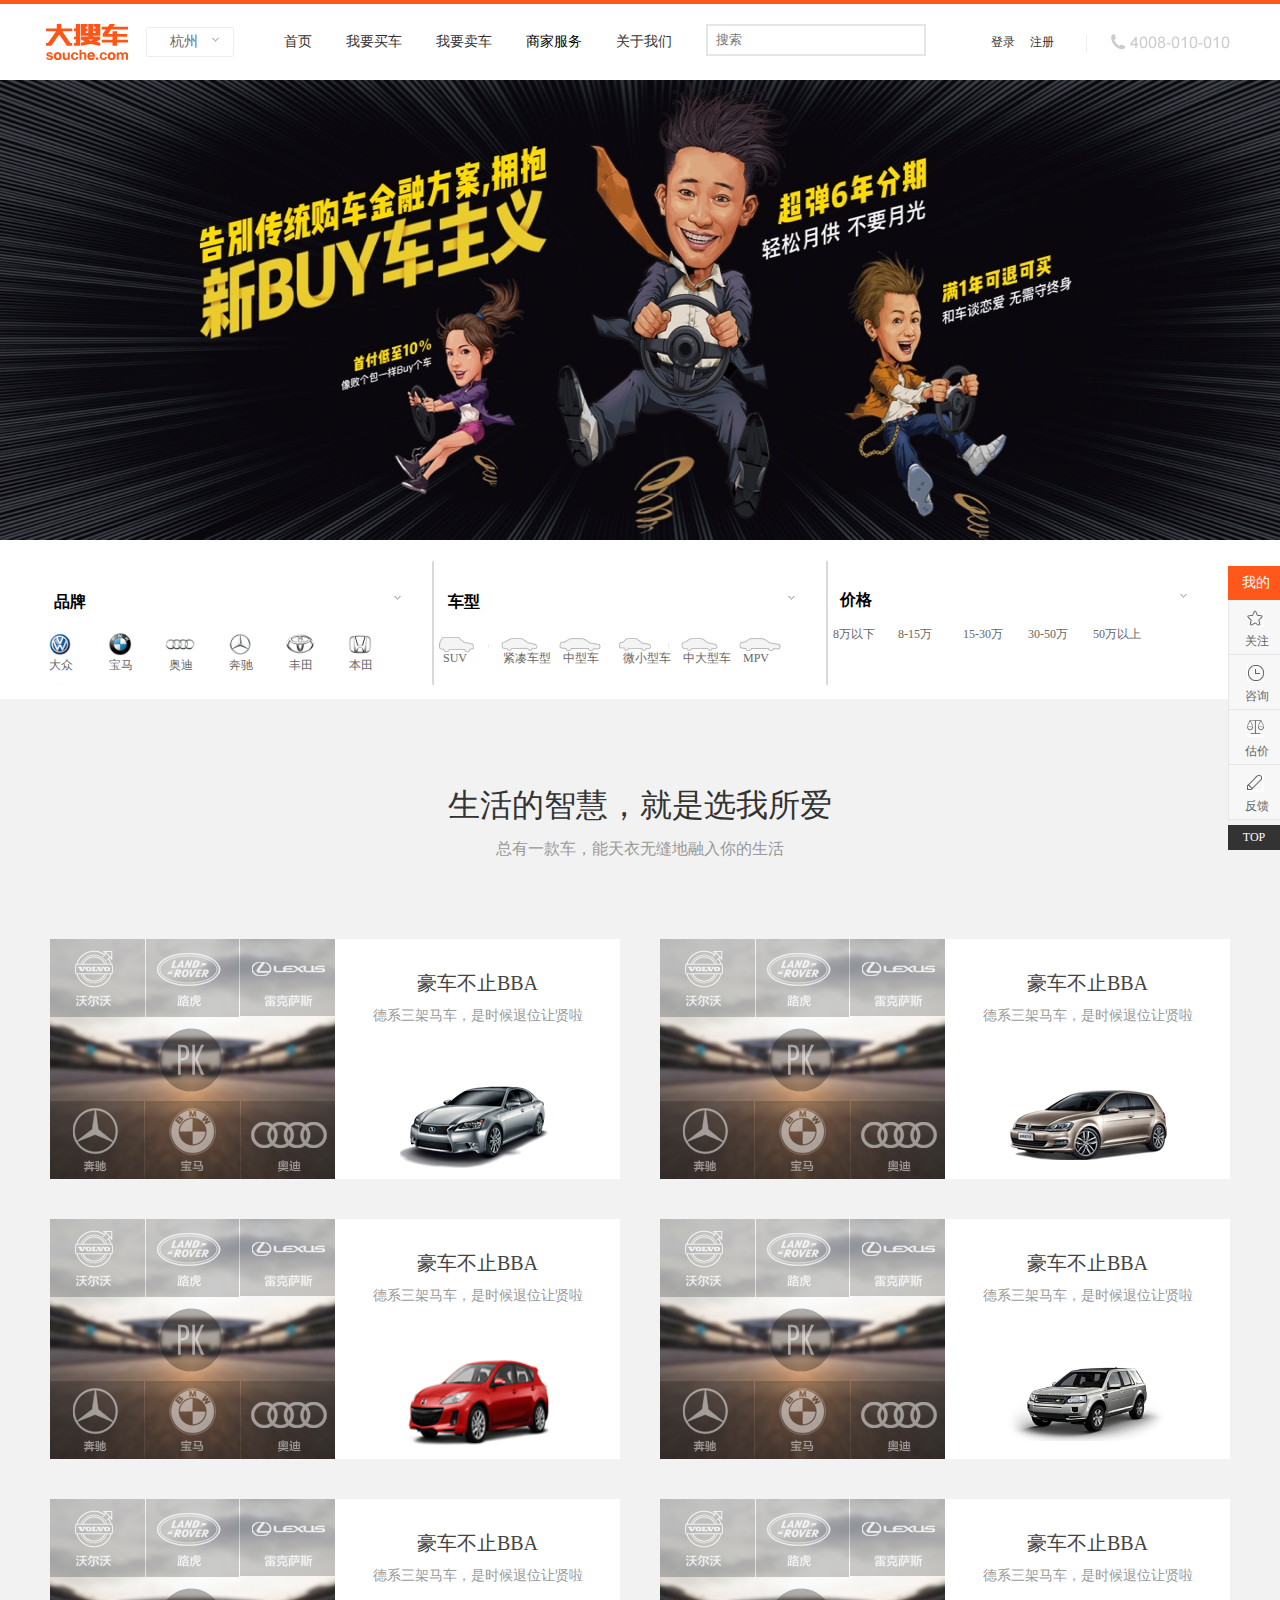
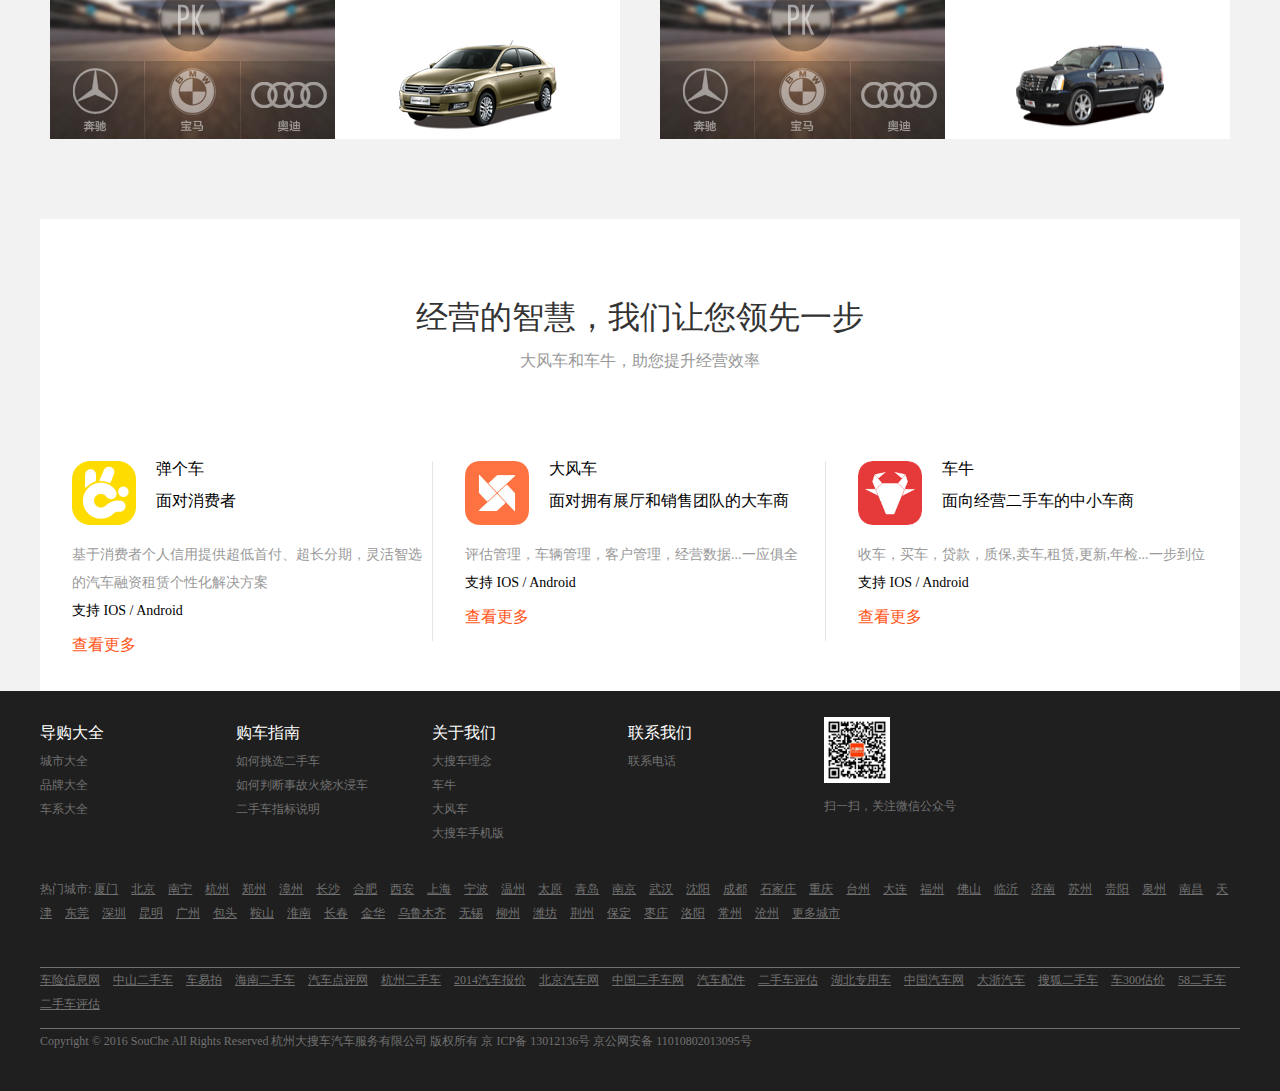
<file: index.html>
<!DOCTYPE HTML PUBLIC "-//W3C//DTD HTML 4.01//EN" "http://www.w3.org/TR/html4/strict.dtd">
<html>
<head>
	<meta charset="utf-8" />
	<link rel="stylesheet" href="./css/reset.css" />
	<link rel="stylesheet" href="css/core1.css" />
	<link rel="stylesheet" href="./css/index.css" />
	<title>摆车网 - 首页</title>
</head>
<body>
<!--登录 注册界面-->
<div class="signBox">
	<span>登录</span>
	<div class="i close"></div>
	<div class="form">
		<div class="tel-controller">
			<label>手机号:</label>
			<input  class="tel-text-input" placeholder="请输入正确的手机号" type="text">
		</div>
		<div class="mail-controller">
			<label>验证码:</label>
			<input  class="tel-text-input" placeholder="请查收短信" type="text">
			<button>获取验证码</button>
		</div>
	</div>
	<input class="form-button" id="login_button" value="登 录" type="submit">
</div>
<div id="all"></div>
<div class="topNav normal" id="topNav">
	<div class="w1200">
		<a class="logo"></a>
		<div class="area">
			<span>杭州</span>
			<i class="i down"></i>
			<div class="areaSelectBox">
				<div class="hotCity">
					<span>热门</span>
					<a>北京</a><a>宁波</a><a>厦门</a><a>深圳</a><a>成都</a>
				</div>
				<div class="otherCity">
					<span>华北</span>
					<a>北京</a><a>天津</a><a>河北</a><a>山西</a><a>内蒙古</a>
				</div>
				<div class="otherCity">
					<span>东北</span>
					<a>辽宁</a><a>吉林</a><a>黑龙江</a>
				</div>
				<div class="otherCity">
					<span>华东</span>
					<a>上海</a><a>江苏</a><a>浙江</a><a>安徽</a><a>福建</a><a>江西</a>
				</div>
				<div class="otherCity">
					<span>华中</span>
					<a>河南</a><a>湖北</a><a>湖南</a>
				</div>
				<div class="otherCity">
					<span>华南</span>
					<a>广东</a><a>广西</a>
				</div>
				<div class="otherCity">
					<span>西南</span>
					<a>重庆</a><a>四川</a><a>云南</a><a>贵州</a>
				</div>
				<div class="otherCity">
					<span>西北</span>
					<a>陕西</a><a>宁夏</a><a>新疆</a>
				</div>
			</div>
		</div>
		<a class="anchor" href="">首页</a>
		<a class="anchor"  href="buy.html">我要买车</a>
		<a class="anchor"  href="sell.html">我要卖车</a>
		<div class="anchor" id="service">
			商家服务
			<div class="serviceBox">
				<a>商家服务</a>
				<a href="windmill_product.html" class="aTab1">大风车</a>
				<a href="oxcart.html" class="aTab2">车牛</a>
			</div>
		</div>

		<a class="anchor"  href="aboutus.html">关于我们</a>
		<input placeholder="搜索" />
		<a class="sign signIn">登录</a>
		<a class="sign signUp">注册</a>
		<div class="icon tel"></div>
	</div>
</div>

<div class="banner" id="banner"></div>
<div class="nav w1200 clear">
	<div class="left clear">
		<div class="brand">
			<span>品牌</span>
			<i class="i down"></i>
			<ul class="brand-item clear">
				<li>
					<img src="./image/brand1.jpg" alt="">
					<p>大众</p>
				</li>
				<li>
					<img src="./image/brand2.png" alt="">
					<p>宝马</p>
				</li>
				<li>
					<img src="./image/brand3.png" alt="">
					<p>奥迪</p>
				</li>
				<li>
					<img src="./image/brand4.png" alt="">
					<p>奔驰</p>
				</li>
				<li>
					<img src="./image/brand5.jpg" alt="">
					<p>丰田</p>
				</li>
				<li>
					<img src="./image/brand6.png" alt="">
					<p>本田</p>
				</li>
				<li>
					<img src="./image/brand7.png" alt="">
					<p>别克</p>
				</li>
				<li>
					<img src="./image/brand8.png" alt="">
					<p>福特</p>
				</li>
			</ul>
		</div>
		<div id="brandBox" class="clear">
		<span>所有品牌</span>
		<div class="left">
			<div class="brand-item clear">
				<div class="letter">A</div>
				<div class="brand-letter">
					<a href="">阿尔法罗密欧</a>
					<a href="">安凯客车</a>
					<a href="">奥迪</a>
					<a href="">阿斯顿马丁</a>
				</div>
			</div>
			<div class="brand-item clear">
				<div class="letter">B</div>
				<div class="brand-letter">
					<a href="">巴博斯</a>
					<a href="">宝骏</a>
					<a href="">宝马</a>
					<a href="">保时捷</a>
					<a href="">宝沃</a>
					<a href="">北京汽车</a>
					<a href="">北汽幻速</a>
					<a href="">北汽威旺</a>
					<a href="">北汽新能源</a>
					<a href="">北汽制造</a>
					<a href="">奔驰</a>
					<a href="">奔腾</a>
					<a href="">本田</a>
					<a href="">标致</a>
					<a href="">别克</a>
					<a href="">宾利</a>
					<a href="">宾仕盾</a>
					<a href="">比亚迪</a>
					<a href="">布加迪</a>
				</div>
			</div>
			<div class="brand-item">
				<div class="letter">C</div>
				<div class="brand-letter">
					<a href="">长安</a>
					<a href="">长安商用</a>
					<a href="">长城</a>
					<a href="">昌河</a>
					<a href="">成功汽车</a>
				</div>
			</div>
			<div class="brand-item">
				<div class="letter">D</div>
				<div class="brand-letter">
					<a href="">大迪</a>
					<a href="">大发</a>
					<a href="">道奇</a>
					<a href="">大宇</a>
					<a href="">大众</a>
					<a href="">东风</a>
					<a>东风风度</a>
					<a>东风风光</a>
					<a>东风风神</a>
					<a>东风风行</a>
					<a>东风小康</a>
					<a>东南</a>
					<a>DS</a>
				</div>
			</div>
			<div class="brand-item">
				<div class="letter">F</div>
				<div class="brand-letter">
					<a>法拉利</a>
					<a>菲斯克</a>
					<a>菲亚特</a>
					<a>丰田</a>
					<a>福迪</a>
					<a>富奇</a>
					<a>福汽启腾</a>
					<a>福特</a>
					<a>福田</a>
				</div>
			</div>
			<div class="brand-item">
				<div class="letter">G</div>
				<div class="brand-letter">
					<a>GMC</a>
					<a>光冈</a>
					<a>广汽传祺</a>
					<a>广汽吉奥</a>
					<a>观致</a>
				</div>
			</div>
			<div class="brand-item">
				<div class="letter">H</div>
				<div class="brand-letter">
					<a>哈飞</a>
					<a>哈弗</a>
					<a>海格</a>
					<a>海马</a>
					<a>汉江</a>
					<a>悍马</a>
					<a>恒天</a>
					<a>红旗</a>
					<a>华凯</a>
					<a>黄海</a>
					<a>华普</a>
					<a>华颂</a>
					<a>华泰</a>
				</div>
			</div>
			<div class="brand-item">
				<div class="letter">J</div>
				<div class="brand-letter">
					<a>Jeep</a>
					<a>江淮</a>
					<a>江铃</a>
					<a>江铃集团轻汽</a>
					<a>捷豹</a>
					<a>吉利汽车</a>
					<a>金杯</a>
					<a>金程</a>
					<a>金龙</a>
					<a>金旅</a>
					<a>九龙</a>
				</div>
			</div>
			<div class="brand-item">
				<div class="letter">K</div>
				<div class="brand-letter">
					<a>卡尔森</a>
					<a >凯迪拉克</a>
					<a>开瑞</a>
					<a>凯翼</a>
					<a>康迪</a>
					<a>卡威</a>
					<a>克莱斯勒</a>
					<a>科尼赛克</a>
					<a>KTM</a>
				</div>
			</div>
			<div class="brand-item">
				<div class="letter">L</div>
				<div class="brand-letter">
					<a>兰博基尼</a>
					<a>劳斯莱斯</a>
					<a>雷克萨斯</a>
					<a>雷诺</a>
					<a>莲花汽车</a>
					<a>猎豹汽车</a>
					<a>力帆</a>
					<a>铃木</a>
					<a>理念</a>
					<a>林肯</a>
					<a>陆风</a>
					<a>路虎</a>
					<a>罗孚</a>
					<a>路特斯</a>
				</div>
			</div>
		</div>
		<div class="right">
			<div class="brand-item">
				<div class="letter">M</div>
				<div class="brand-letter">
					<a>迈巴赫</a>
					<a>迈凯伦</a>
					<a>玛莎拉蒂</a>
					<a>马自达</a>
					<a>美亚</a>
					<a>MG</a>
					<a>MINI</a>
					<a>摩根</a>
				</div>
			</div>
			<div class="brand-item">
				<div class="letter">N</div>
				<div class="brand-letter">
					<a>南京金龙</a>
					<a>纳智捷</a>
				</div>
			</div>
			<div class="brand-item">
				<div class="letter">O</div>
				<div class="brand-letter">
					<a>欧宝</a>
					<a>讴歌</a>
					<a>欧朗</a>
				</div>
			</div>
			<div class="brand-item">
				<div class="letter">P</div>
				<div class="brand-letter">
					<a>帕卡德</a>
				</div>
			</div>
			<div class="brand-item">
				<div class="letter">Q</div>
				<div class="brand-letter">
					<a>乔治·巴顿</a>
					<a>启辰</a>
					<a>奇瑞</a>
					<a>起亚</a>
				</div>
			</div>
			<div class="brand-item">
				<div class="letter">R</div>
				<div class="brand-letter">
					<a>日产</a>
					<a>荣威</a>
					<a>如虎</a>
					<a>瑞麒</a>
				</div>
			</div>
			<div class="brand-item">
				<div class="letter">S</div>
				<div class="brand-letter">
					<a>萨博</a>
					<a>赛麟</a>
					<a>三菱</a>
					<a>上汽大通</a>
					<a>陕汽通家</a>
					<a>绅宝</a>
					<a>世爵</a>
					<a>双环</a>
					<a>双龙</a>
					<a>斯巴鲁</a>
					<a>斯柯达</a>
					<a>思铭</a>
					<a>smart</a>
				</div>
			</div>
			<div class="brand-item">
				<div class="letter">T</div>
				<div class="brand-letter">
					<a>腾势</a>
					<a>特斯拉</a>
				</div>
			</div>
			<div class="brand-item">
				<div class="letter">W</div>
				<div class="brand-letter">
					<a>威麟</a>
					<a>威兹曼</a>
					<a>沃尔沃</a>
					<a>五菱汽车</a>
					<a>五十铃</a>
				</div>
			</div>
			<div class="brand-item">
				<div class="letter">X</div>
				<div class="brand-letter">
					<a>现代</a>
					<a>新凯</a>
					<a>西雅特</a>
					<a>雪佛兰</a>
					<a>雪铁龙</a>
				</div>
			</div>
			<div class="brand-item">
				<div class="letter">Y</div>
				<div class="brand-letter">
					<a>野马汽车</a>
					<a>英菲尼迪</a>
					<a>英致</a>
					<a>一汽</a>
					<a>依维柯</a>
					<a>永源</a>
					<a>云雀 </a>
				</div>
			</div>
			<div class="brand-item">
				<div class="letter">Z</div>
				<div class="brand-letter">
					<a>知豆</a>
					<a>中华</a>
					<a>中欧汽车</a>
					<a>中顺</a>
					<a>众泰</a>
					<a>中兴</a>
				</div>
			</div>
		</div>
	</div>
	</div>
	<div class="center">
		<div class="model">
			<span>车型</span>
			<i class="i down"></i>
			<ul class="model-type">
				<li>
					<div class="model-img model1"></div>
					<p>SUV</p>
				</li>
				<li>
					<div class="model-img model2"></div>
					<p>紧凑车型</p>
				</li>
				<li>
					<div class="model-img model3"></div>
					<p>中型车</p>
				</li>
				<li>
					<div class="model-img model4"></div>
					<p>微小型车</p>
				</li>
				<li>
					<div class="model-img model5"></div>
					<p>中大型车</p>
				</li>
				<li>
					<div class="model-img model6"></div>
					<p>MPV</p>
				</li>
			</ul>
		</div>
		<div id="modelBox" class="clear">
			<div class="model-left">
				<ul class="model-name">
					<li>SUV</li>
					<li>紧凑型车</li>
					<li>中型车</li>
					<li>微小型车</li>
					<li>中大型车</li>
					<li>MPV</li>
					<li>跑车</li>
				</ul>
			</div>
			<div class="model-right">
				<div class="model-item">
					<a href="">途观</a>
					<a href="">奥迪Q5</a>
					<a href="">本田本田CR-V</a>
					<a href="">森林人</a>
					<a href="">汉兰达</a>
				</div>
				<div class="model-item">
					<a href="">凯越</a>
					<a href="">宝来</a>
					<a href="">卡罗拉</a>
					<a href="">思域</a>
					<a href="">悦动</a>
					<a href="">速腾</a>
					<a href="">朗逸</a>
				</div>
				<div class="model-item">
					<a href="">天籁</a>
					<a href="">奥迪A4L</a>
					<a href="">宝马3系</a>
					<a href="">迈腾</a>
					<a href="">帕萨特</a>
					<a href="">锐志</a>
				</div>
				<div class="model-item">
					<a href="">POLO</a>
					<a href="">飞度</a>
					<a href="">乐风</a>
					<a href="">雨燕</a>
					<a href="">精锐</a>
					<a href="">MINIMINI</a>
				</div>
				<div class="model-item">
					<a href="">奥迪A6L</a>
					<a href="">宝马5系</a>
					<a href="">克莱斯勒300C</a>
					<a href="">奔腾E级</a>
				</div>
				<div class="model-item">
					<a href="">大捷龙</a>
					<a href="">奥德赛</a>
					<a href="">别克GLB</a>
					<a href="">奔腾奔腾R级</a>
				</div>
				<div class="model-item">
					<a href="">奥迪TT</a>
					<a href="">Panamera</a>
					<a href="">法拉利458</a>
					<a href="">欧陆</a>
					<a href="">标志CRZ</a>
				</div>
			</div>
		</div>
	</div>
	<div class="right">
		<div class="price">
			<span>价格</span>
			<i class="i down"></i>
			<ul class="price-type">
				<li>
					<a href="">8万以下</a>
				</li>
				<li>
					<a href="">8-15万</a>
				</li>
				<li>
					<a href="">15-30万</a>
				</li>
				<li>
					<a href="">30-50万</a>
				</li>
				<li>
					<a href="">50万以上</a>
				</li>
			</ul>
		</div>
	</div>
</div>
<div class="main">
	<h1>生活的智慧，就是选我所爱</h1>
	<p>总有一款车，能天衣无缝地融入你的生活</p>
	<div class="w1200">
		<div class="container" id="exhibition"></div>
	</div>
	<div class="product w1200">
		<h1>经营的智慧，我们让您领先一步</h1>
		<p>大风车和车牛，助您提升经营效率</p>
		<div class="product-item">
			<div class="left">
				<div class="logo-text">
					<img src="./image/logo1.png" alt="">
					<p>弹个车</p><br/><br/>
					<p>面对消费者</p>
				</div>
				<div class="logo-wrapper">
					<p>基于消费者个人信用提供超低首付、超长分期，灵活智选的汽车融资租赁个性化解决方案</p>
					<p class="support">支持 IOS / Android</p>
					<a href="" class="more-info">查看更多</a>
				</div>
			</div>
			<div class="center">
				<div class="logo-text">
					<img src="./image/logo2.png" alt="">
					<p>大风车</p><br/><br/>
					<p>面对拥有展厅和销售团队的大车商</p>
				</div>
				<div class="logo-wrapper">
					<p>评估管理，车辆管理，客户管理，经营数据...一应俱全</p>
					<p class="support">支持 IOS / Android</p>
					<a href="" class="more-info">查看更多</a>
				</div>
			</div>
			<div class="right">
				<div class="logo-text">
					<img src="./image/logo3.png" alt="">
					<p>车牛</p><br/><br/>
					<p>面向经营二手车的中小车商</p>
				</div>
				<div class="logo-wrapper">
					<p>收车，买车，贷款，质保,卖车,租赁,更新,年检...一步到位</p>
					<p class="support">支持 IOS / Android</p>
					<a href="" id="more-info">查看更多</a>
				</div>
			</div>
		</div>
	</div>
</div>
<div class="bottomNav">
	<div class="intro w1200">
		<ul class="guide">
			<li><a href="">导购大全</a></li>
			<li><a href="">城市大全</a></li>
			<li><a href="">品牌大全</a></li>
			<li><a href="">车系大全</a></li>
		</ul>
		<ul class="buycar">
			<li><a href="">购车指南</a></li>
			<li><a href="">如何挑选二手车</a></li>
			<li><a href="">如何判断事故火烧水浸车</a></li>
			<li><a href="">二手车指标说明</a></li>
		</ul>
		<ul class="aboutus">
			<li><a href="">关于我们</a></li>
			<li><a href="">大搜车理念</a></li>
			<li><a href="">车牛</a></li>
			<li><a href="">大风车</a></li>
			<li><a href="">大搜车手机版</a></li>
		</ul>
		<ul class="contactus">
			<li><a href="">联系我们</a></li>
			<li><a href="">联系电话</a></li>
		</ul>
		<ul class="code">
			<li><img src="./image/code" alt=""></li>
			<li>扫一扫，关注微信公众号</li>
		</ul>
	</div>
	<div class="city w1200">
		<span>热门城市:</span>
		<a href=""> 厦门</a>
			<a href="">北京</a>
			<a href="">南宁</a>
			<a href="">杭州</a>
			<a href="">郑州</a>
			<a href="">漳州</a>
			<a href="">长沙</a>
			<a href="">合肥</a>
			<a href="">西安</a>
			<a href="">上海</a>
			<a href="">宁波</a>
			<a href="">温州</a>
			<a href="">太原</a>
			<a href="">青岛</a>
			<a href="">南京</a>
			<a href="">武汉</a>
			<a href="">沈阳</a>
			<a href="">成都</a>
			<a href="">石家庄</a>
			<a href="">重庆</a>
			<a href="">台州</a>
			<a href="">大连</a>
			<a href="">福州</a>
			<a href="">佛山</a>
			<a href="">临沂</a>
			<a href="">济南</a>
			<a href="">苏州</a>
			<a href="">贵阳</a>
			<a href="">泉州</a>
			<a href="">南昌</a>
			<a href="">天津</a>
			<a href="">东莞</a>
			<a href="">深圳</a>
			<a href="">昆明</a>
			<a href="">广州</a>
			<a href="">包头</a>
			<a href="">鞍山</a>
			<a href="">淮南</a>
			<a href="">长春</a>
			<a href="">金华</a>
			<a href="">乌鲁木齐</a>
			<a href="">无锡</a>
			<a href="">柳州</a>
			<a href="">潍坊</a>
			<a href="">荆州</a>
			<a href="">保定</a>
			<a href="">枣庄</a>
			<a href="">洛阳</a>
			<a href="">常州</a>
			<a href="">沧州</a>
			<a href="">更多城市</a>
	</div>
	<div class="carweb w1200">
		    <a href="">车险信息网</a>
			<a href="">中山二手车</a>
			<a href="">车易拍</a>
			<a href="">海南二手车</a>
			<a href="">汽车点评网</a>
			<a href="">杭州二手车</a>
			<a href="">2014汽车报价</a>
			<a href="">北京汽车网</a>
			<a href="">中国二手车网</a>
			<a href="">汽车配件</a>
			<a href="">二手车评估</a>
			<a href="">湖北专用车</a>
			<a href="">中国汽车网</a>
			<a href="">大浙汽车</a>
			<a href="">搜狐二手车</a>
			<a href="">车300估价</a>
			<a href="">58二手车</a>
			<a href="">二手车评估</a>
	</div>
	<div class="w1200">
		<span >
	        Copyright © 2016 SouChe All Rights Reserved 杭州大搜车汽车服务有限公司 版权所有 京 ICP备 13012136号 京公网安备 11010802013095号
       </span>
	</div>

</div>
<!--侧边固定栏/-->
<div class="fixedNav">
	<div>我的车库</div>
	<a class="anchor anchor1">
		<i class="icon3 favor"></i>
		<i class="icon3 favor1"></i>
		<span>关注的车</span>
	</a>
	<a class="anchor anchor2">
		<i class="icon3 consult"></i>
		<i class="icon3 consult1"></i>
		<span>咨询的车</span>
	</a>
	<a class="anchor anchor3">
		<i class="icon3 sell"></i>
		<i class="icon3 sell1"></i>
		<span>估价卖车</span>
	</a>
	<a class="anchor anchor4">
		<i class="icon3 feedback"></i>
		<i class="icon3 feedback1"></i>
		<span>反馈信息</span>
	</a>
</div>
<a class="top" id="top">TOP</a>
<!--反馈表单-->
<div class="feedbackform">
	<div class="head">
		<span>我的车库</span>
		<i class="icon2 close"></i>
	</div>
	<div class="right">
		<ul>
			<li>
				<a class="anchor">
					<i class="icon3 favor"></i>
					<span>关注的车</span>
				</a>
			</li>
			<li>
				<a class="anchor">
					<i class="icon3 consult"></i>
					<span>咨询的车</span>
				</a>
			</li>
			<li>
				<a class="anchor">
					<i class="icon3 sell"></i>
					<span>估价卖车</span>
				</a>
			</li>
			<li>
				<a class="anchor">
					<i class="icon3 feedback"></i>
					<span>反馈信息</span>
				</a>
			</li>
		</ul>
	</div>
	<div class="left">
		<span>意见反馈</span>
            <textarea placeholder="请填写反馈，我们会尊重每一位用户的意见..." autoFocus>
            </textarea>
		<button>提交反馈</button>
	</div>
</div>
<script src="js/jquery-1.12.2.min.js"></script>
<script src="./js/util.js"></script>
<script src="./js/core.js"></script>
<script src="./js/banner.js"></script>
<script src="./js/index.js"></script>
<script src="./js/effect.js"></script>
</body>
</html>
</file>
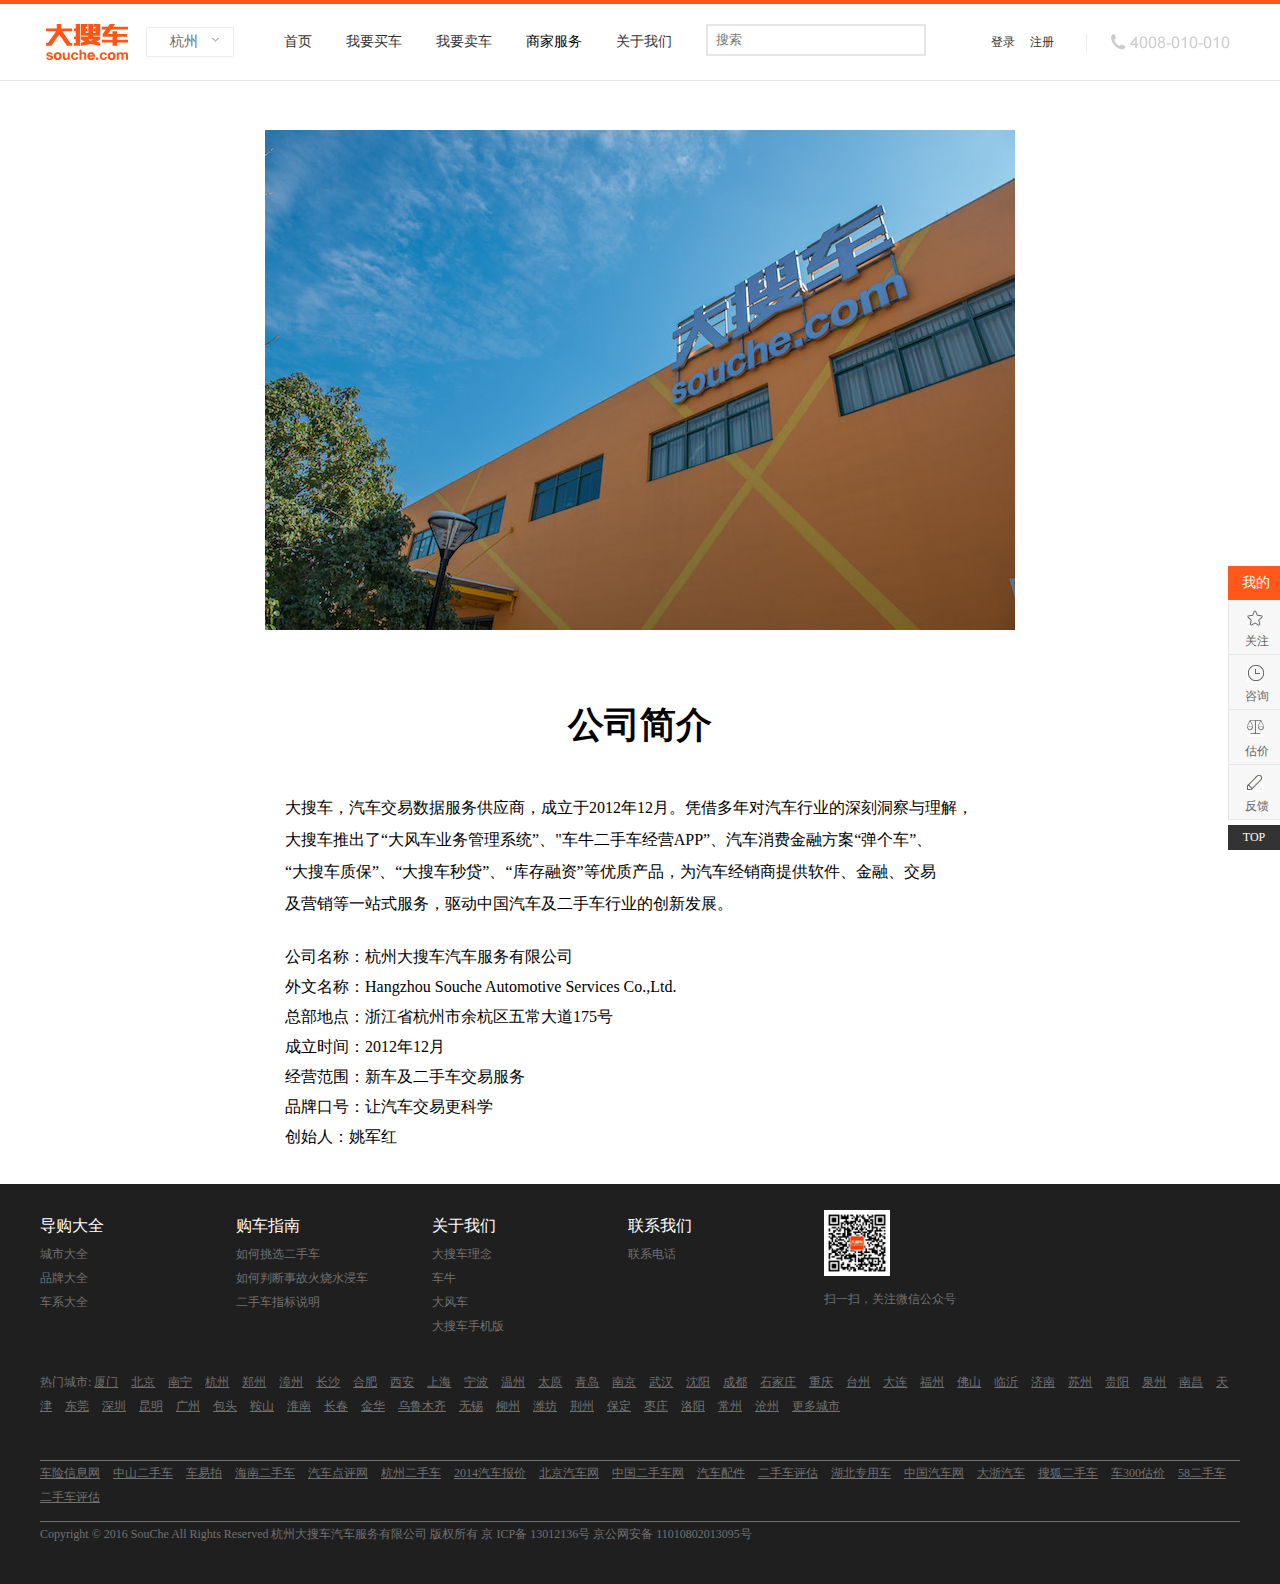
<file: aboutus.html>
<!DOCTYPE HTML PUBLIC "-//W3C//DTD HTML 4.01//EN" 
	"http://www.w3.org/TR/html4/strict.dtd">
<html lang="en">
<head>
	<meta charset="utf-8"/>
	<title></title>
	<link rel="stylesheet" href="css/core1.css">
	<link rel="stylesheet" type="text/css" href="css/reset.css"/>
	<link rel="stylesheet" type="text/css" href="css/aboutus.css"/>
</head>
<body>
<!--登录 注册界面-->
<div class="signBox">
	<span>登录</span>
	<div class="i close"></div>
	<div class="form">
		<div class="tel-controller">
			<label>手机号:</label>
			<input  class="tel-text-input" placeholder="请输入正确的手机号" type="text">
		</div>
		<div class="mail-controller">
			<label>验证码:</label>
			<input  class="tel-text-input" placeholder="请查收短信" type="text">
			<button>获取验证码</button>
		</div>
	</div>
	<input class="form-button" id="login_button" value="登 录" type="submit">
</div>
<div id="all"></div>
	<!-- ******************** 顶部导航 topNav ******************** -->
	<div class="topNav normal" id="topNav">
		<div class="w1200">
			<a class="logo"></a>
			<div class="area">
				<span>杭州</span>
				<i class="i down"></i>
				<div class="areaSelectBox">
					<div class="hotCity">
						<span>热门</span>
						<a>北京</a><a>宁波</a><a>厦门</a><a>深圳</a><a>成都</a>
					</div>
					<div class="otherCity">
						<span>热门</span>
						<a>北京</a><a>天津</a><a>河北</a><a>山西</a><a>内蒙古</a>
					</div>
					<div class="otherCity">
						<span>热门</span>
						<a>辽宁</a><a>吉林</a><a>黑龙江</a>
					</div>
					<div class="otherCity">
						<span>热门</span>
						<a>上海</a><a>江苏</a><a>浙江</a><a>安徽</a><a>福建</a><a>江西</a>
					</div>
					<div class="otherCity">
						<span>热门</span>
						<a>河南</a><a>湖北</a><a>湖南</a>
					</div>
					<div class="otherCity">
						<span>热门</span>
						<a>广东</a><a>广西</a>
					</div>
					<div class="otherCity">
						<span>热门</span>
						<a>重庆</a><a>四川</a><a>云南</a><a>贵州</a>
					</div>
					<div class="otherCity">
						<span>热门</span>
						<a>陕西</a><a>宁夏</a><a>新疆</a>
					</div>
				</div>
			</div>
			<a class="anchor" href="index.html">首页</a>
			<a class="anchor"  href="buy.html">我要买车</a>
			<a class="anchor"  href="sell.html">我要卖车</a>
			<div class="anchor" id="service">
				商家服务
				<div class="serviceBox">
					<a>商家服务</a>
					<a href="windmill_product.html" class="aTab">大风车</a>
					<a href="oxcart.html" class="aTab">车牛</a>
				</div>
			</div>

			<a class="anchor"  href="aboutus.html">关于我们</a>
			<input placeholder="搜索" />
			<a class="sign signIn">登录</a>
			<a class="sign signUp">注册</a>
			<div class="icon tel"></div>
		</div>
	</div>
	</div>

	<!-- ******************** main主体部分 ******************** -->
	<div class="aboutusBg"> <!-- 图片 -->
		<img src="./image/aboutus_aboutusBg.jpg"></div>
	<div class="aboutUs">
		<h1>公司简介</h1>
		<p>大搜车，汽车交易数据服务供应商，成立于2012年12月。凭借多年对汽车行业的深刻洞察与理解，
		<br/><br/>大搜车推出了“大风车业务管理系统”、"车牛二手车经营APP”、汽车消费金融方案“弹个车”、
		<br/><br/>“大搜车质保”、“大搜车秒贷”、“库存融资”等优质产品，为汽车经销商提供软件、金融、交易
		<br/><br/>及营销等一站式服务，驱动中国汽车及二手车行业的创新发展。</p>
		<span>公司名称：杭州大搜车汽车服务有限公司</span>
		<span>外文名称：Hangzhou Souche Automotive Services Co.,Ltd.</span>
		<span>总部地点：浙江省杭州市余杭区五常大道175号</span>
		<span>成立时间：2012年12月</span>
		<span>经营范围：新车及二手车交易服务</span>
		<span>品牌口号：让汽车交易更科学</span>
		<span>创始人：姚军红</span>
	</div>
	<div class="bottomNav">
		<div class="intro w1200">
			<ul class="guide">
				<li><a href="">导购大全</a></li>
				<li><a href="">城市大全</a></li>
				<li><a href="">品牌大全</a></li>
				<li><a href="">车系大全</a></li>
			</ul>
			<ul class="buycar">
				<li><a href="">购车指南</a></li>
				<li><a href="">如何挑选二手车</a></li>
				<li><a href="">如何判断事故火烧水浸车</a></li>
				<li><a href="">二手车指标说明</a></li>
			</ul>
			<ul class="aboutus">
				<li><a href="">关于我们</a></li>
				<li><a href="">大搜车理念</a></li>
				<li><a href="">车牛</a></li>
				<li><a href="">大风车</a></li>
				<li><a href="">大搜车手机版</a></li>
			</ul>
			<ul class="contactus">
				<li><a href="">联系我们</a></li>
				<li><a href="">联系电话</a></li>
			</ul>
			<ul class="code">
				<li><img src="./image/code" alt=""></li>
				<li>扫一扫，关注微信公众号</li>
			</ul>
		</div>
		<div class="city w1200">
			<span>热门城市:</span>
			<a href=""> 厦门</a>
			<a href="">北京</a>
			<a href="">南宁</a>
			<a href="">杭州</a>
			<a href="">郑州</a>
			<a href="">漳州</a>
			<a href="">长沙</a>
			<a href="">合肥</a>
			<a href="">西安</a>
			<a href="">上海</a>
			<a href="">宁波</a>
			<a href="">温州</a>
			<a href="">太原</a>
			<a href="">青岛</a>
			<a href="">南京</a>
			<a href="">武汉</a>
			<a href="">沈阳</a>
			<a href="">成都</a>
			<a href="">石家庄</a>
			<a href="">重庆</a>
			<a href="">台州</a>
			<a href="">大连</a>
			<a href="">福州</a>
			<a href="">佛山</a>
			<a href="">临沂</a>
			<a href="">济南</a>
			<a href="">苏州</a>
			<a href="">贵阳</a>
			<a href="">泉州</a>
			<a href="">南昌</a>
			<a href="">天津</a>
			<a href="">东莞</a>
			<a href="">深圳</a>
			<a href="">昆明</a>
			<a href="">广州</a>
			<a href="">包头</a>
			<a href="">鞍山</a>
			<a href="">淮南</a>
			<a href="">长春</a>
			<a href="">金华</a>
			<a href="">乌鲁木齐</a>
			<a href="">无锡</a>
			<a href="">柳州</a>
			<a href="">潍坊</a>
			<a href="">荆州</a>
			<a href="">保定</a>
			<a href="">枣庄</a>
			<a href="">洛阳</a>
			<a href="">常州</a>
			<a href="">沧州</a>
			<a href="">更多城市</a>
		</div>
		<div class="carweb w1200">
			<a href="">车险信息网</a>
			<a href="">中山二手车</a>
			<a href="">车易拍</a>
			<a href="">海南二手车</a>
			<a href="">汽车点评网</a>
			<a href="">杭州二手车</a>
			<a href="">2014汽车报价</a>
			<a href="">北京汽车网</a>
			<a href="">中国二手车网</a>
			<a href="">汽车配件</a>
			<a href="">二手车评估</a>
			<a href="">湖北专用车</a>
			<a href="">中国汽车网</a>
			<a href="">大浙汽车</a>
			<a href="">搜狐二手车</a>
			<a href="">车300估价</a>
			<a href="">58二手车</a>
			<a href="">二手车评估</a>
		</div>
		<div class="w1200">
		<span >
	        Copyright © 2016 SouChe All Rights Reserved 杭州大搜车汽车服务有限公司 版权所有 京 ICP备 13012136号 京公网安备 11010802013095号
       </span>
		</div>

	</div>
	<div class="fixedNav">
		<div>我的车库</div>
		<a class="anchor anchor1">
			<i class="icon3 favor"></i>
			<i class="icon3 favor1"></i>
			<span>关注的车</span>
		</a>
		<a class="anchor anchor2">
			<i class="icon3 consult"></i>
			<i class="icon3 consult1"></i>
			<span>咨询的车</span>
		</a>
		<a class="anchor anchor3">
			<i class="icon3 sell"></i>
			<i class="icon3 sell1"></i>
			<span>估价卖车</span>
		</a>
		<a class="anchor anchor4">
			<i class="icon3 feedback"></i>
			<i class="icon3 feedback1"></i>
			<span>反馈信息</span>
		</a>
	</div>
	<a class="top" id="top">TOP</a>
	<!--反馈表单-->
	<div class="feedbackform">
		<div class="head">
			<span>我的车库</span>
			<i class="icon2 close"></i>
		</div>
		<div class="right">
			<ul>
				<li>
					<a class="anchor">
						<i class="icon3 favor"></i>
						<span>关注的车</span>
					</a>
				</li>
				<li>
					<a class="anchor">
						<i class="icon3 consult"></i>
						<span>咨询的车</span>
					</a>
				</li>
				<li>
					<a class="anchor">
						<i class="icon3 sell"></i>
						<span>估价卖车</span>
					</a>
				</li>
				<li>
					<a class="anchor">
						<i class="icon3 feedback"></i>
						<span>反馈信息</span>
					</a>
				</li>
			</ul>
		</div>
		<div class="left">
			<span>意见反馈</span>
            <textarea placeholder="请填写反馈，我们会尊重每一位用户的意见..." autoFocus>
            </textarea>
			<button>提交反馈</button>
		</div>
	</div>
	<script src="js/jquery-1.12.2.min.js"></script>
	<script src="./js/util.js"></script>
	<script src="./js/core.js"></script>
	<script src="./js/effect.js"></script>
    <script src="./js/cityJson.js"></script>
</body>
</html>
</file>
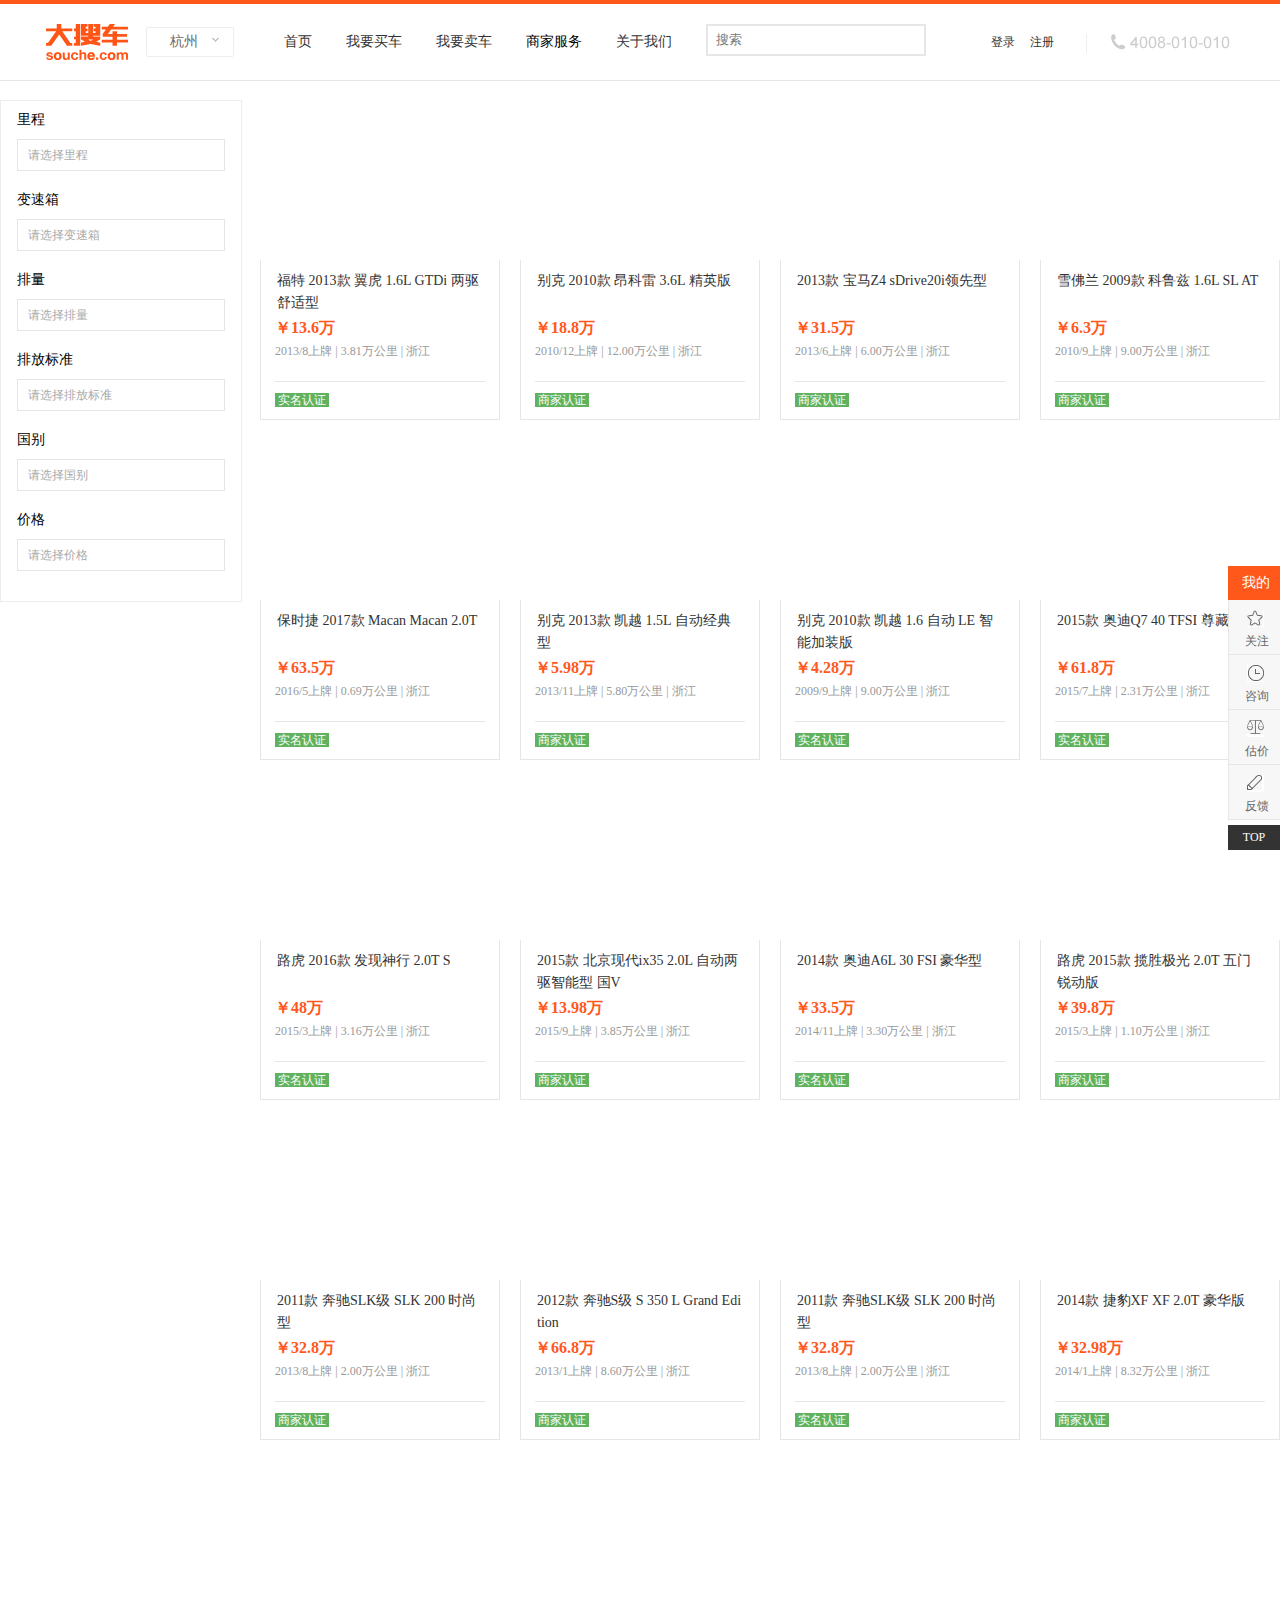
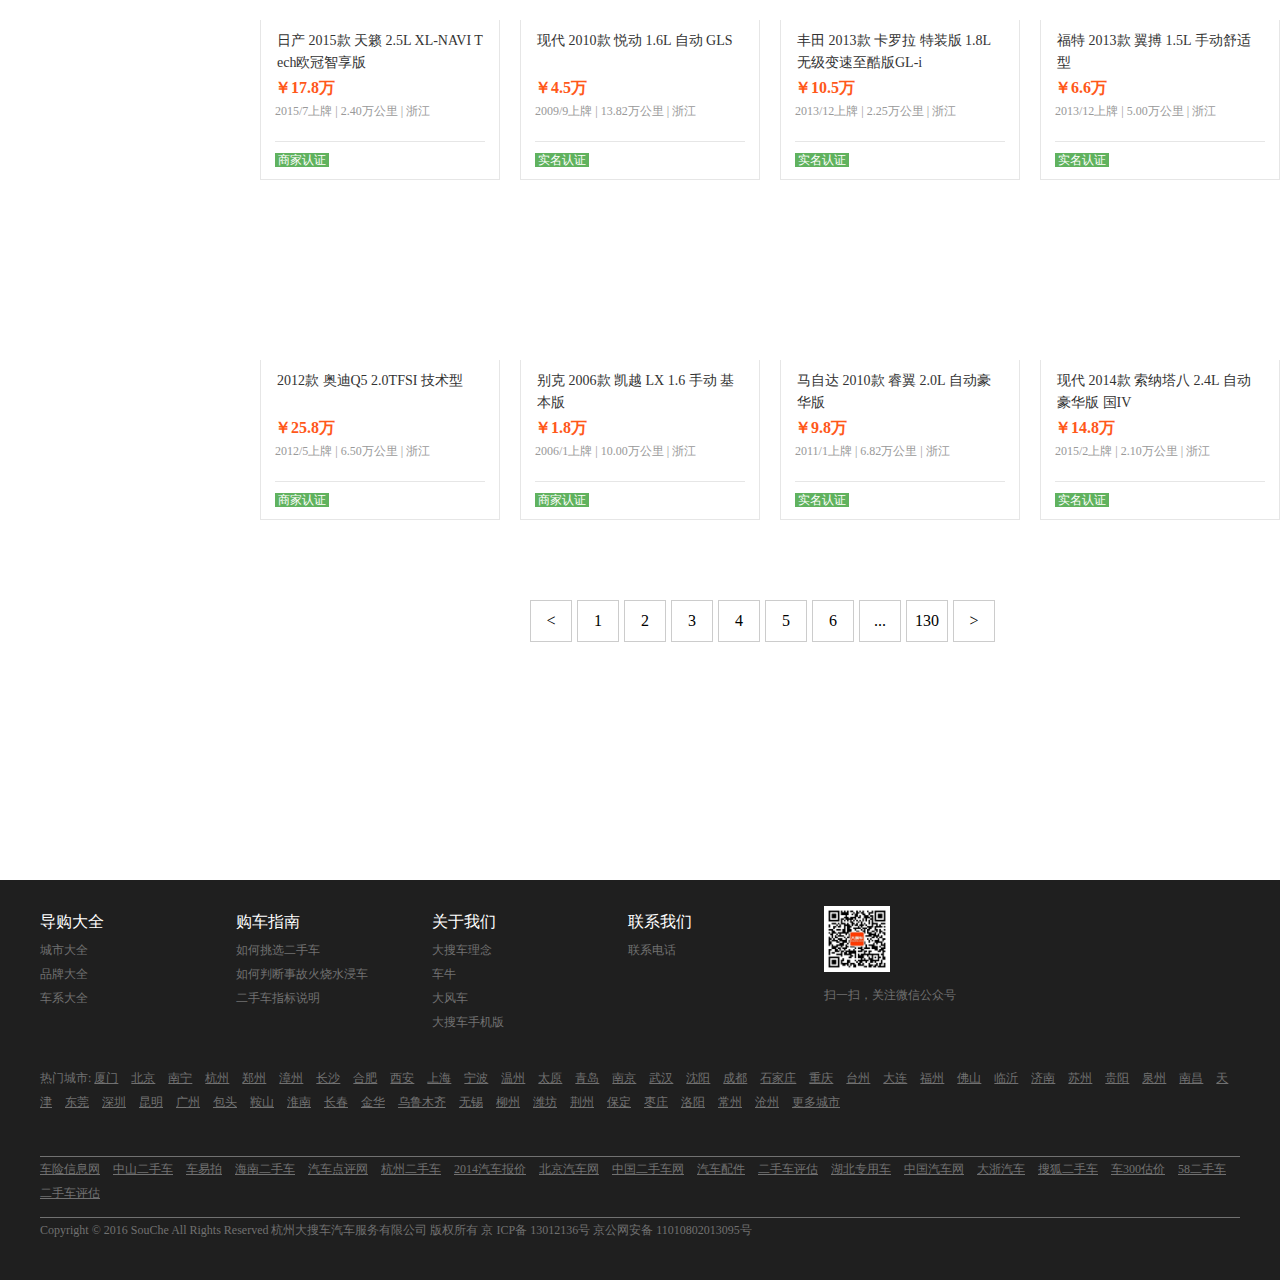
<file: buy.html>
<!DOCTYPE HTML PUBLIC "-//W3C//DTD HTML 4.01//EN" "http://www.w3.org/TR/html4/strict.dtd">
<html>
	<head>
		<meta charset="utf-8" />
		<link rel="stylesheet" href="./css/reset.css" />
		<link rel="stylesheet" href="css/core1.css" />
		<link rel="stylesheet" href="./css/buy.css" />
		<title>摆车网 - 我要买车</title>
	</head>
	<body>
	<!--登录 注册界面-->
	<div class="signBox">
		<span>登录</span>
		<div class="i close"></div>
		<div class="form">
			<div class="tel-controller">
				<label>手机号:</label>
				<input  class="tel-text-input" placeholder="请输入正确的手机号" type="text">
			</div>
			<div class="mail-controller">
				<label>验证码:</label>
				<input  class="tel-text-input" placeholder="请查收短信" type="text">
				<button>获取验证码</button>
			</div>
		</div>
		<input class="form-button" id="login_button" value="登 录" type="submit">
	</div>
	<div id="all"></div>
	<div class="topNav normal" id="topNav">
		<div class="w1200">
			<a class="logo"></a>
			<div class="area">
				<span>杭州</span>
				<i class="i down"></i>
				<div class="areaSelectBox">
					<div class="hotCity">
						<span>热门</span>
						<a>北京</a><a>宁波</a><a>厦门</a><a>深圳</a><a>成都</a>
					</div>
					<div class="otherCity">
						<span>华北</span>
						<a>北京</a><a>天津</a><a>河北</a><a>山西</a><a>内蒙古</a>
					</div>
					<div class="otherCity">
						<span>东北</span>
						<a>辽宁</a><a>吉林</a><a>黑龙江</a>
					</div>
					<div class="otherCity">
						<span>华东</span>
						<a>上海</a><a>江苏</a><a>浙江</a><a>安徽</a><a>福建</a><a>江西</a>
					</div>
					<div class="otherCity">
						<span>华中</span>
						<a>河南</a><a>湖北</a><a>湖南</a>
					</div>
					<div class="otherCity">
						<span>华南</span>
						<a>广东</a><a>广西</a>
					</div>
					<div class="otherCity">
						<span>西南</span>
						<a>重庆</a><a>四川</a><a>云南</a><a>贵州</a>
					</div>
					<div class="otherCity">
						<span>西北</span>
						<a>陕西</a><a>宁夏</a><a>新疆</a>
					</div>
				</div>
			</div>
			<a class="anchor" href="index.html">首页</a>
			<a class="anchor"  href="buy.html">我要买车</a>
			<a class="anchor"  href="sell.html">我要卖车</a>
			<div class="anchor" id="service">
				商家服务
				<div class="serviceBox">
					<a>商家服务</a>
					<a href="windmill_product.html" class="aTab1">大风车</a>
					<a href="oxcart.html" class="aTab2">车牛</a>
				</div>
			</div>

			<a class="anchor"  href="aboutus.html">关于我们</a>
			<input placeholder="搜索" />
			<a class="sign signIn">登录</a>
			<a class="sign signUp">注册</a>
			<div class="icon tel"></div>
		</div>
	</div>
		<div class="main w1280">
			<div class="left">
				<div class="bottom" id="bottom"></div>
			</div>
			<div class="right">
				<div class="top"></div>
				<div class="bottom">
					<div class="container" id="cars"></div>
				</div>
				<div class="changepage">
					<ul>
						<li><</li>
						<li>1</li>
						<li>2</li>
						<li>3</li>
						<li>4</li>
						<li>5</li>
						<li>6</li>
						<li>...</li>
						<li>130</li>
						<li>></li>
					</ul>
				</div>
			</div>
		</div>

		<div class="bottomNav">
			<div class="intro w1200">
				<ul class="guide">
					<li><a href="">导购大全</a></li>
					<li><a href="">城市大全</a></li>
					<li><a href="">品牌大全</a></li>
					<li><a href="">车系大全</a></li>
				</ul>
				<ul class="buycar">
					<li><a href="">购车指南</a></li>
					<li><a href="">如何挑选二手车</a></li>
					<li><a href="">如何判断事故火烧水浸车</a></li>
					<li><a href="">二手车指标说明</a></li>
				</ul>
				<ul class="aboutus">
					<li><a href="">关于我们</a></li>
					<li><a href="">大搜车理念</a></li>
					<li><a href="">车牛</a></li>
					<li><a href="">大风车</a></li>
					<li><a href="">大搜车手机版</a></li>
				</ul>
				<ul class="contactus">
					<li><a href="">联系我们</a></li>
					<li><a href="">联系电话</a></li>
				</ul>
				<ul class="code">
					<li><img src="./image/code" alt=""></li>
					<li>扫一扫，关注微信公众号</li>
				</ul>
			</div>
			<div class="city w1200">
				<span>热门城市:</span>
				<a href=""> 厦门</a>
				<a href="">北京</a>
				<a href="">南宁</a>
				<a href="">杭州</a>
				<a href="">郑州</a>
				<a href="">漳州</a>
				<a href="">长沙</a>
				<a href="">合肥</a>
				<a href="">西安</a>
				<a href="">上海</a>
				<a href="">宁波</a>
				<a href="">温州</a>
				<a href="">太原</a>
				<a href="">青岛</a>
				<a href="">南京</a>
				<a href="">武汉</a>
				<a href="">沈阳</a>
				<a href="">成都</a>
				<a href="">石家庄</a>
				<a href="">重庆</a>
				<a href="">台州</a>
				<a href="">大连</a>
				<a href="">福州</a>
				<a href="">佛山</a>
				<a href="">临沂</a>
				<a href="">济南</a>
				<a href="">苏州</a>
				<a href="">贵阳</a>
				<a href="">泉州</a>
				<a href="">南昌</a>
				<a href="">天津</a>
				<a href="">东莞</a>
				<a href="">深圳</a>
				<a href="">昆明</a>
				<a href="">广州</a>
				<a href="">包头</a>
				<a href="">鞍山</a>
				<a href="">淮南</a>
				<a href="">长春</a>
				<a href="">金华</a>
				<a href="">乌鲁木齐</a>
				<a href="">无锡</a>
				<a href="">柳州</a>
				<a href="">潍坊</a>
				<a href="">荆州</a>
				<a href="">保定</a>
				<a href="">枣庄</a>
				<a href="">洛阳</a>
				<a href="">常州</a>
				<a href="">沧州</a>
				<a href="">更多城市</a>
			</div>
			<div class="carweb w1200">
				<a href="">车险信息网</a>
				<a href="">中山二手车</a>
				<a href="">车易拍</a>
				<a href="">海南二手车</a>
				<a href="">汽车点评网</a>
				<a href="">杭州二手车</a>
				<a href="">2014汽车报价</a>
				<a href="">北京汽车网</a>
				<a href="">中国二手车网</a>
				<a href="">汽车配件</a>
				<a href="">二手车评估</a>
				<a href="">湖北专用车</a>
				<a href="">中国汽车网</a>
				<a href="">大浙汽车</a>
				<a href="">搜狐二手车</a>
				<a href="">车300估价</a>
				<a href="">58二手车</a>
				<a href="">二手车评估</a>
			</div>
			<div class="w1200">
		<span >
	        Copyright © 2016 SouChe All Rights Reserved 杭州大搜车汽车服务有限公司 版权所有 京 ICP备 13012136号 京公网安备 11010802013095号
       </span>
			</div>
		</div>
		<!--侧边固定栏/-->
		<div class="fixedNav">
			<div>我的车库</div>
			<a class="anchor anchor1">
				<i class="icon3 favor"></i>
				<i class="icon3 favor1"></i>
				<span>关注的车</span>
			</a>
			<a class="anchor anchor2">
				<i class="icon3 consult"></i>
				<i class="icon3 consult1"></i>
				<span>咨询的车</span>
			</a>
			<a class="anchor anchor3">
				<i class="icon3 sell"></i>
				<i class="icon3 sell1"></i>
				<span>估价卖车</span>
			</a>
			<a class="anchor anchor4">
				<i class="icon3 feedback"></i>
				<i class="icon3 feedback1"></i>
				<span>反馈信息</span>
			</a>
		</div>
		<a class="top" id="top">TOP</a>
		<!--反馈表单-->
		<div class="feedbackform">
			<div class="head">
				<span>我的车库</span>
				<i class="icon2 close"></i>
			</div>
			<div class="right">
				<ul>
					<li>
						<a class="anchor">
							<i class="icon3 favor"></i>
							<span>关注的车</span>
						</a>
					</li>
					<li>
						<a class="anchor">
							<i class="icon3 consult"></i>
							<span>咨询的车</span>
						</a>
					</li>
					<li>
						<a class="anchor">
							<i class="icon3 sell"></i>
							<span>估价卖车</span>
						</a>
					</li>
					<li>
						<a class="anchor">
							<i class="icon3 feedback"></i>
							<span>反馈信息</span>
						</a>
					</li>
				</ul>
			</div>
			<div class="left">
				<span>意见反馈</span>
            <textarea placeholder="请填写反馈，我们会尊重每一位用户的意见..." autoFocus>
            </textarea>
				<button>提交反馈</button>
			</div>
		</div>
		<script src="js/jquery-1.12.2.min.js"></script>
		<script src="./js/util.js"></script>
		<script src="./js/core.js"></script>
		<script src="./js/buy.js"></script>
		<script src="./js/effect.js"></script>
	</body>
</html>
</file>
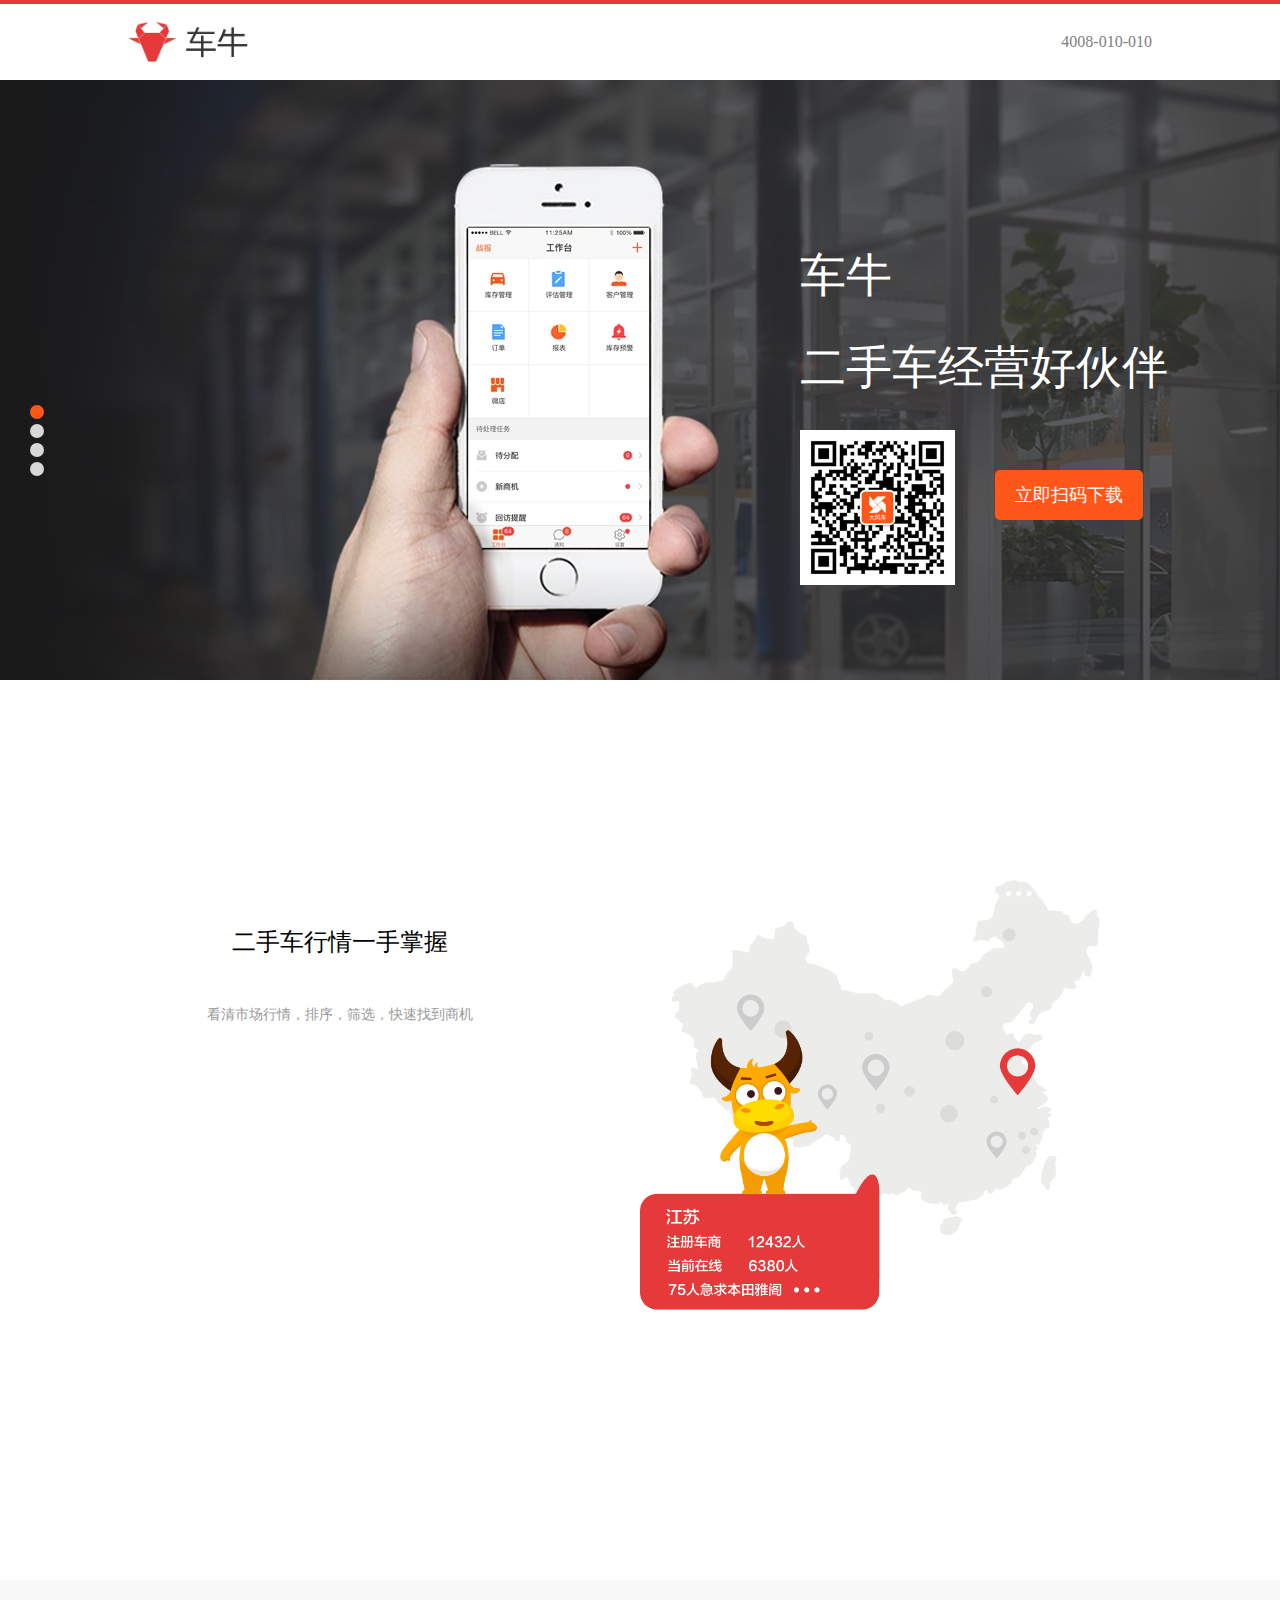
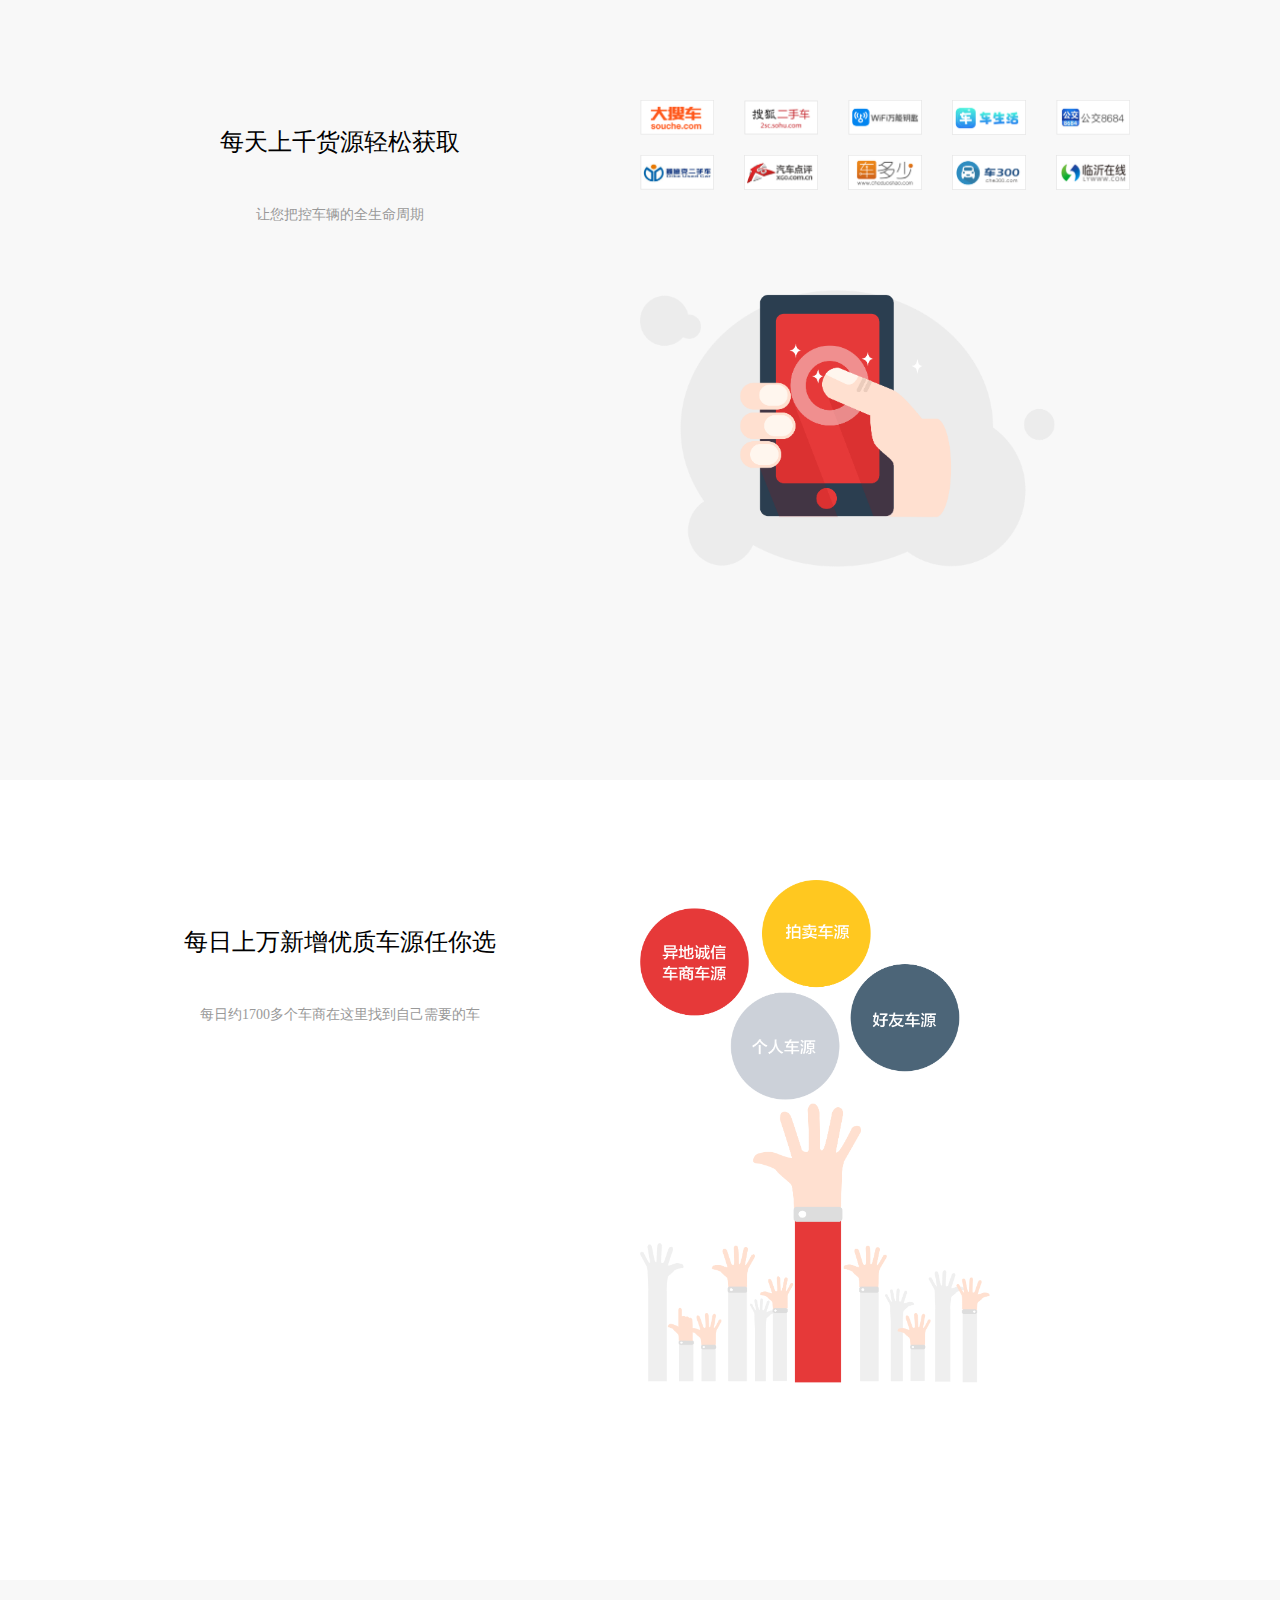
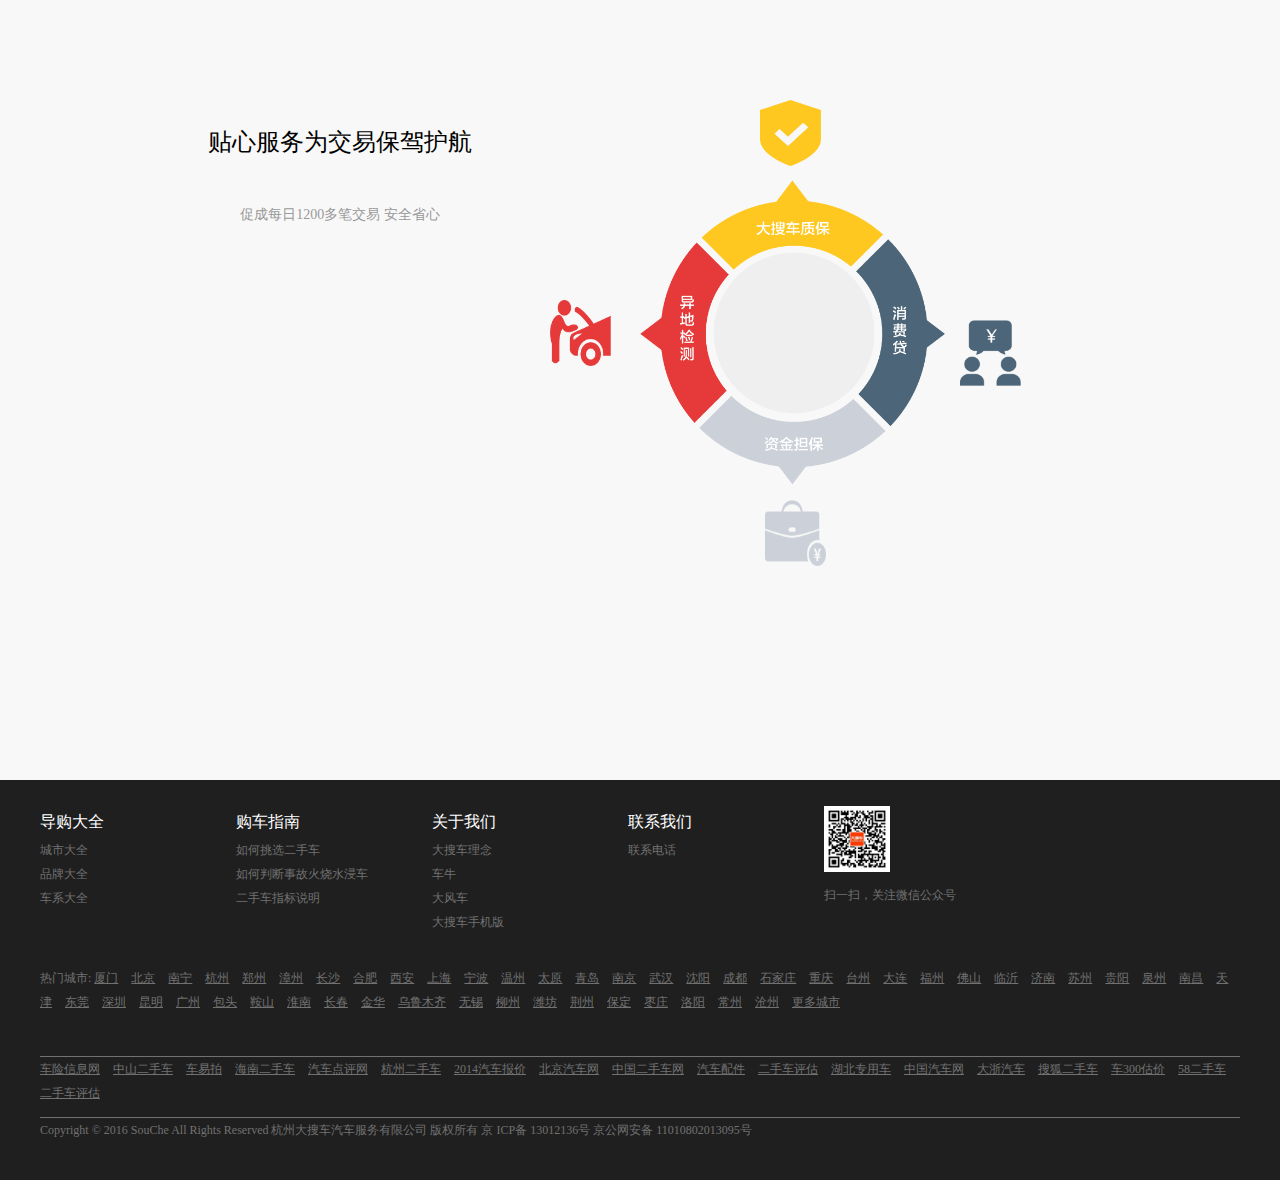
<file: oxcart.html>
<!DOCTYPE HTML PUBLIC "-//W3C//DTD HTML 4.01//EN" 
	"http://www.w3.org/TR/html4/strict.dtd">
<html lang="en">
<head>
	<meta charset="utf-8"/>
	<title></title>
	<link rel="stylesheet" type="text/css" href="css/reset.css"/>
	<link rel="stylesheet" type="text/css" href="css/oxcart.css"/>
</head>
<body>
	<div class="logo">
		<img src="image/oxcart_logo.png"/>
		<a href="#">4008-010-010</a>
	</div>
	<div class="bgBox">
		<div class="bgPic">
			<h1>车牛 <br/>
			    二手车经营好伙伴
			</h1>
			<div class="code">
				<img src="image/code1.png" alt="">
				<button>立即扫码下载</button>
			</div>
		</div>
	</div>
    <div class="section one" id="section01">
		<div class="w1200">
			<div class="left">
				<div class="word">
					<h2>二手车行情一手掌握</h2>
					<span>看清市场行情，排序，筛选，快速找到商机</span>
				</div>
			</div>
			<div class="right">
				<div class="wrapper">
					<img src="image/map.png" alt="">
				</div>
			</div>
		</div>
	</div>
	<div class="section two" id="section02">
		<div class="w1200">
			<div class="left">
				<div class="word">
					<h2>每天上千货源轻松获取</h2>
					<span>让您把控车辆的全生命周期</span>
				</div>
			</div>
			<div class="right">
				<div class="wrapper">
					<div class="company-list">
						<div class="th">
							<img src="image/dasouche.png" alt="">
							<img src="image/souhu.png" alt="">
							<img src="image/wifi.png" alt="">
							<img src="image/cheshenghuo.png" alt="">
							<img src="image/8684.png" alt="">
						</div>
						<div class="th">
							<img src="image/ershouche.png" alt="">
							<img src="image/qichedianping.png" alt="">
							<img src="image/cheduoshao.png" alt="">
							<img src="image/che300.png" alt="">
							<img src="image/lingyizaixian.png" alt="">
						</div>
					</div>
					<div class="phone">
						<img src="image/phone.png" alt="">
					</div>
				</div>
			</div>
		</div>
	</div>
	<div class="section three" id="section03">
		<div class="w1200">
			<div class="left">
				<div class="word">
					<h2>每日上万新增优质车源任你选</h2>
					<span>每日约1700多个车商在这里找到自己需要的车</span>
				</div>
			</div>
			<div class="right">
				<div class="wrapper">
					<img src="image/origin.png" alt="" class="origin">
					<img src="image/hand.png" alt="" class="hand">
				</div>
			</div>
		</div>
	</div>
	<div class="section four" id="section04">
		<div class="w1200">
			<div class="left">
				<div class="word">
					<h2>贴心服务为交易保驾护航</h2>
					<span>促成每日1200多笔交易 安全省心</span>
				</div>
			</div>
			<div class="right">
				<div class="wrapper">
					<img src="image/lunzi.png" alt="" class="lunzi">
					<img src="image/ren.png" alt="" class="model ren">
					<img src="image/money.png" alt="" class="model money">
					<img src="image/ok.png" alt="" class="model ok">
					<img src="image/bag.png" alt="" class="model bag">
				</div>
			</div>
		</div>
	</div>

	<div class="bottomNav">
		<div class="intro w1200">
			<ul class="guide">
				<li><a href="">导购大全</a></li>
				<li><a href="">城市大全</a></li>
				<li><a href="">品牌大全</a></li>
				<li><a href="">车系大全</a></li>
			</ul>
			<ul class="buycar">
				<li><a href="">购车指南</a></li>
				<li><a href="">如何挑选二手车</a></li>
				<li><a href="">如何判断事故火烧水浸车</a></li>
				<li><a href="">二手车指标说明</a></li>
			</ul>
			<ul class="aboutus">
				<li><a href="">关于我们</a></li>
				<li><a href="">大搜车理念</a></li>
				<li><a href="">车牛</a></li>
				<li><a href="">大风车</a></li>
				<li><a href="">大搜车手机版</a></li>
			</ul>
			<ul class="contactus">
				<li><a href="">联系我们</a></li>
				<li><a href="">联系电话</a></li>
			</ul>
			<ul class="code">
				<li><img src="./image/code" alt=""></li>
				<li>扫一扫，关注微信公众号</li>
			</ul>
		</div>
		<div class="city w1200">
			<span>热门城市:</span>
			<a href=""> 厦门</a>
			<a href="">北京</a>
			<a href="">南宁</a>
			<a href="">杭州</a>
			<a href="">郑州</a>
			<a href="">漳州</a>
			<a href="">长沙</a>
			<a href="">合肥</a>
			<a href="">西安</a>
			<a href="">上海</a>
			<a href="">宁波</a>
			<a href="">温州</a>
			<a href="">太原</a>
			<a href="">青岛</a>
			<a href="">南京</a>
			<a href="">武汉</a>
			<a href="">沈阳</a>
			<a href="">成都</a>
			<a href="">石家庄</a>
			<a href="">重庆</a>
			<a href="">台州</a>
			<a href="">大连</a>
			<a href="">福州</a>
			<a href="">佛山</a>
			<a href="">临沂</a>
			<a href="">济南</a>
			<a href="">苏州</a>
			<a href="">贵阳</a>
			<a href="">泉州</a>
			<a href="">南昌</a>
			<a href="">天津</a>
			<a href="">东莞</a>
			<a href="">深圳</a>
			<a href="">昆明</a>
			<a href="">广州</a>
			<a href="">包头</a>
			<a href="">鞍山</a>
			<a href="">淮南</a>
			<a href="">长春</a>
			<a href="">金华</a>
			<a href="">乌鲁木齐</a>
			<a href="">无锡</a>
			<a href="">柳州</a>
			<a href="">潍坊</a>
			<a href="">荆州</a>
			<a href="">保定</a>
			<a href="">枣庄</a>
			<a href="">洛阳</a>
			<a href="">常州</a>
			<a href="">沧州</a>
			<a href="">更多城市</a>
		</div>
		<div class="carweb w1200">
			<a href="">车险信息网</a>
			<a href="">中山二手车</a>
			<a href="">车易拍</a>
			<a href="">海南二手车</a>
			<a href="">汽车点评网</a>
			<a href="">杭州二手车</a>
			<a href="">2014汽车报价</a>
			<a href="">北京汽车网</a>
			<a href="">中国二手车网</a>
			<a href="">汽车配件</a>
			<a href="">二手车评估</a>
			<a href="">湖北专用车</a>
			<a href="">中国汽车网</a>
			<a href="">大浙汽车</a>
			<a href="">搜狐二手车</a>
			<a href="">车300估价</a>
			<a href="">58二手车</a>
			<a href="">二手车评估</a>
		</div>
		<div class="w1200">
		<span >
	        Copyright © 2016 SouChe All Rights Reserved 杭州大搜车汽车服务有限公司 版权所有 京 ICP备 13012136号 京公网安备 11010802013095号
       </span>
		</div>
	</div>

	<div class="screen-control">
		<ul>
			<li class="active" screen-id="section01"></li>
			<li screen-id="section02"></li>
			<li screen-id="section03"></li>
			<li screen-id="section04"></li>
		</ul>
	</div>
</body>
<script src="js/jquery-1.12.2.min.js"></script>
<script src="js/oxcart-screen-control.js"></script>
</html>
</file>
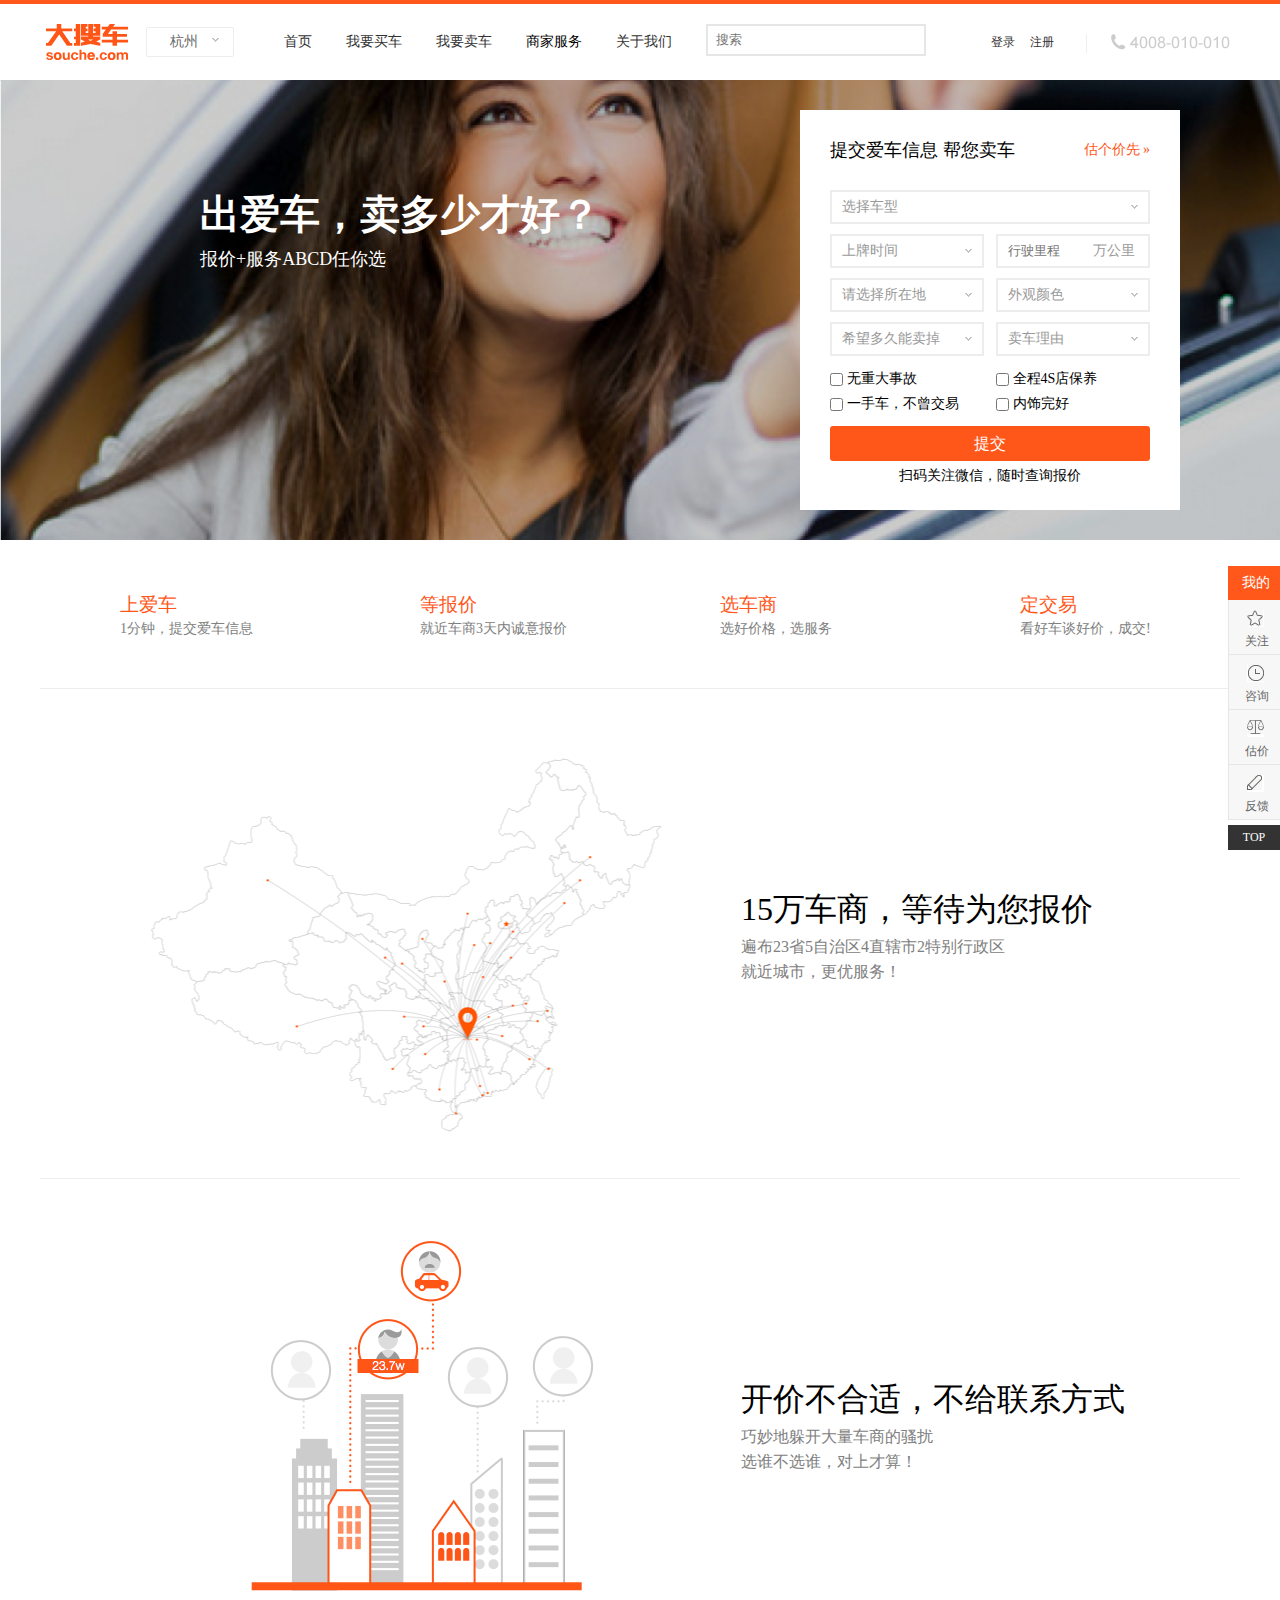
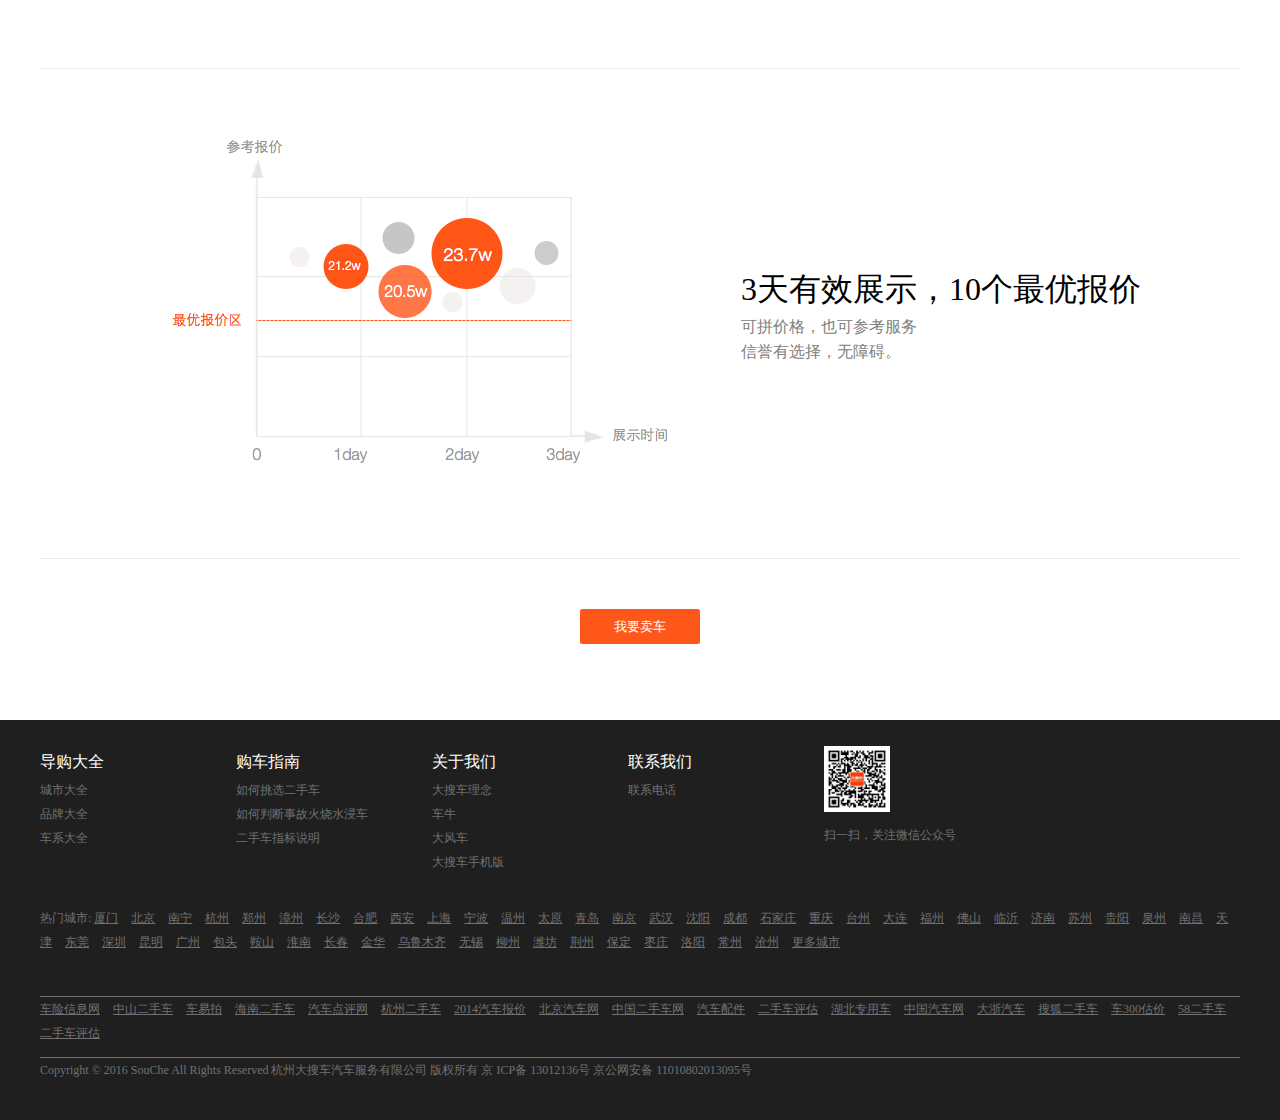
<file: sell.html>
<!DOCTYPE HTML PUBLIC "-//W3C//DTD HTML 4.01//EN" 
	"http://www.w3.org/TR/html4/strict.dtd">
<html lang="en">
<head>
	<meta charset="utf-8"/>
	<title></title>
	<link rel="stylesheet" type="text/css" href="css/reset.css"/>
	<link rel="stylesheet" type="text/css" href="css/core1.css"/>
	<link rel="stylesheet" type="text/css" href="css/sell.css"/>
</head>
<body>
	<!-- ******************** sell - topNav ******************** -->
	<!--登录 注册界面-->
	<div class="signBox">
		<span>登录</span>
		<div class="i close"></div>
		<div class="form">
			<div class="tel-controller">
				<label>手机号:</label>
				<input  class="tel-text-input" placeholder="请输入正确的手机号" type="text">
			</div>
			<div class="mail-controller">
				<label>验证码:</label>
				<input  class="tel-text-input" placeholder="请查收短信" type="text">
				<button>获取验证码</button>
			</div>
		</div>
		<input class="form-button" id="login_button" value="登 录" type="submit">
	</div>
	<div id="all"></div>
	<div class="topNav normal" id="topNav">
		<div class="w1200">
			<a class="logo"></a>
			<div class="area">
				<span>杭州</span>
				<i class="i down"></i>
				<div class="areaSelectBox">
					<div class="hotCity">
						<span>热门</span>
						<a>北京</a><a>宁波</a><a>厦门</a><a>深圳</a><a>成都</a>
					</div>
					<div class="otherCity">
						<span>华北</span>
						<a>北京</a><a>天津</a><a>河北</a><a>山西</a><a>内蒙古</a>
					</div>
					<div class="otherCity">
						<span>东北</span>
						<a>辽宁</a><a>吉林</a><a>黑龙江</a>
					</div>
					<div class="otherCity">
						<span>华东</span>
						<a>上海</a><a>江苏</a><a>浙江</a><a>安徽</a><a>福建</a><a>江西</a>
					</div>
					<div class="otherCity">
						<span>华中</span>
						<a>河南</a><a>湖北</a><a>湖南</a>
					</div>
					<div class="otherCity">
						<span>华南</span>
						<a>广东</a><a>广西</a>
					</div>
					<div class="otherCity">
						<span>西南</span>
						<a>重庆</a><a>四川</a><a>云南</a><a>贵州</a>
					</div>
					<div class="otherCity">
						<span>西北</span>
						<a>陕西</a><a>宁夏</a><a>新疆</a>
					</div>
				</div>
			</div>
			<a class="anchor" href="index.html">首页</a>
			<a class="anchor"  href="buy.html">我要买车</a>
			<a class="anchor"  href="sell.html">我要卖车</a>
			<div class="anchor" id="service">
				商家服务
				<div class="serviceBox">
					<a>商家服务</a>
					<a href="windmill_product.html" class="aTab1">大风车</a>
					<a href="oxcart.html" class="aTab2">车牛</a>
				</div>
			</div>

			<a class="anchor"  href="aboutus.html">关于我们</a>
			<input placeholder="搜索" />
			<a class="sign signIn">登录</a>
			<a class="sign signUp">注册</a>
			<div class="icon tel"></div>
		</div>
	</div>

	<!-- ******************** sell - main ******************** -->
	<div class="sellBg">
		<div class="sellBgTitle">
			<h1>出爱车，卖多少才好？</h1>
			<span>报价+服务ABCD任你选</span>
		</div>
		<div class="sellPaper"> <!-- 卖车信息申请 -->
			<div class="paperTitle">
				<span>提交爱车信息 帮您卖车</span>
				<a href="sellEvaluate.html">估个价先 &raquo;</a>
			</div>
			<form class="paperDetail">
				<div class="input iptLR">
					<span>选择车型</span>
					<img src="./image/sell_open.png"/>
				</div>
					<div class="select-box">
						<span class="close-btn">
		               <img src="./image/close_btn.jpg" />
	                    </span>
						<div class="wrap">
							<ul class="first"></ul>
							<ul class="second"></ul>
							<ul class="third"></ul>
						</div>
					</div>
				<div class="input iptL ipts">
					<span>上牌时间</span>
					<img src="./image/sell_open.png"/>
				</div>
				<div class="select-time">
					<span class="close-btn">
						<img src="./image/close_btn.jpg" />
					</span>
					<ul class="select-year">
						<li>2016年</li>
						<li>2015年</li>
						<li>2014年</li>
						<li>2013年</li>
						<li>2012年</li>
						<li>2011年</li>
						<li>2010年</li>
					</ul>
					<ul class="select-month">
						<li>1月</li>
						<li>2月</li>
						<li>3月</li>
						<li>4月</li>
						<li>5月</li>
						<li>6月</li>
						<li>7月</li>
						<li>8月</li>
						<li>9月</li>
						<li>10月</li>
						<li>11月</li>
						<li>12月</li>
					</ul>
				</div>
				<div class="input iptR iptS">
					<input type="text" placeholder="行驶里程"/>
					<span>万公里</span>
				</div>
				<div class="input iptL ipta">
					<span>请选择所在地</span>
					<img src="./image/sell_open.png"/>
				</div>
				<div class="select-area">
						<span class="close-btn">
		               <img src="./image/close_btn.jpg" />
	                    </span>
					<div class="wrap">
						<ul class="boxs" id="provinces"></ul>
						<ul class="boxs" id="citys"></ul>
					</div>
				</div>
				<div class="input iptR iptc">
					<span>外观颜色</span>
					<img src="./image/sell_open.png"/>
				</div>
				<div class="select-color">
					<span class="close-btn">
						<img src="./image/close_btn.jpg" />
					</span>
					<ul>
						<li>黑色</li>
						<li>白色</li>
						<li>灰色</li>
						<li>红色</li>
						<li>蓝色</li>
						<li>绿色</li>
						<li>黄色</li>
						<li>香槟色</li>
						<li>紫色</li>
						<li>银色</li>
						<li>其他</li>
					</ul>
				</div>
				<div class="input iptL ipth">
					<span>希望多久能卖掉</span>
					<img src="./image/sell_open.png"/>
				</div>
				<div class="select-soldtime">
					<span class="close-btn">
						<img src="./image/close_btn.jpg" />
					</span>
					<ul>
						<li>一周内</li>
						<li>一月内</li>
						<li>三个月内</li>
						<li>三个月以上</li>
						<li>不限</li>
					</ul>
				</div>
				<div class="input iptR">
					<span>卖车理由</span>
					<img src="./image/sell_open.png"/>
				</div>
				<div class="checkBox">
					<span class="sL"><input type="checkbox"/>&nbsp;无重大事故</span>
					<span><input type="checkbox"/>&nbsp;全程4S店保养</span><br/>
					<span class="sL"><input type="checkbox"/>&nbsp;一手车，不曾交易</span>
					<span><input type="checkbox"/>&nbsp;内饰完好</span>
				</div>
				<button type="button" id="submit">提交</button>
				<div class="sweep">扫码关注微信，随时查询报价</div>
		</form>
		</div>
		<div class="sellCode">
			<div class="wechat"></div>
			<p>或添加微信号：dasouche</p>
			<div class="sweep">扫码关注微信，随时查询报价</div>
		</div>
	</div>

	<div class="midLine">
		<div><h3>上爱车</h3><span>1分钟，提交爱车信息</span></div>
		<div><h3>等报价</h3><span>就近车商3天内诚意报价</span></div>
		<div><h3>选车商</h3><span>选好价格，选服务</span></div>
		<div><h3>定交易</h3><span>看好车谈好价，成交!</span></div></div>

	<div class="bigLineItem">
		<div class="img">
			<img src="./image/sell_bigLineItem1.png"></div>
		<div class="word">
			<h1>15万车商，等待为您报价</h1>
			<span>遍布23省5自治区4直辖市2特别行政区</span>
			<br/><span>就近城市，更优服务！</span></div></div>
	<div class="bigLineItem">
		<div class="img">
			<img src="./image/sell_bigLineItem2.png"></div>
		<div class="word">
			<h1>开价不合适，不给联系方式</h1>
			<span>巧妙地躲开大量车商的骚扰</span>
			<br/><span>选谁不选谁，对上才算！</span></div></div>
	<div class="bigLineItem">
		<div class="img">
			<img src="./image/sell_bigLineItem3.png"></div>
		<div class="word">
			<h1>3天有效展示，10个最优报价</h1>
			<span>可拼价格，也可参考服务</span>
			<br/><span>信誉有选择，无障碍。</span></div></div>
	
	<div class="wantSell"><button>我要卖车</button></div>

	<div class="bottomNav">
		<div class="intro w1200">
			<ul class="guide">
				<li><a href="">导购大全</a></li>
				<li><a href="">城市大全</a></li>
				<li><a href="">品牌大全</a></li>
				<li><a href="">车系大全</a></li>
			</ul>
			<ul class="buycar">
				<li><a href="">购车指南</a></li>
				<li><a href="">如何挑选二手车</a></li>
				<li><a href="">如何判断事故火烧水浸车</a></li>
				<li><a href="">二手车指标说明</a></li>
			</ul>
			<ul class="aboutus">
				<li><a href="">关于我们</a></li>
				<li><a href="">大搜车理念</a></li>
				<li><a href="">车牛</a></li>
				<li><a href="">大风车</a></li>
				<li><a href="">大搜车手机版</a></li>
			</ul>
			<ul class="contactus">
				<li><a href="">联系我们</a></li>
				<li><a href="">联系电话</a></li>
			</ul>
			<ul class="code">
				<li><img src="./image/code" alt=""></li>
				<li>扫一扫，关注微信公众号</li>
			</ul>
		</div>
		<div class="city w1200">
			<span>热门城市:</span>
			<a href=""> 厦门</a>
			<a href="">北京</a>
			<a href="">南宁</a>
			<a href="">杭州</a>
			<a href="">郑州</a>
			<a href="">漳州</a>
			<a href="">长沙</a>
			<a href="">合肥</a>
			<a href="">西安</a>
			<a href="">上海</a>
			<a href="">宁波</a>
			<a href="">温州</a>
			<a href="">太原</a>
			<a href="">青岛</a>
			<a href="">南京</a>
			<a href="">武汉</a>
			<a href="">沈阳</a>
			<a href="">成都</a>
			<a href="">石家庄</a>
			<a href="">重庆</a>
			<a href="">台州</a>
			<a href="">大连</a>
			<a href="">福州</a>
			<a href="">佛山</a>
			<a href="">临沂</a>
			<a href="">济南</a>
			<a href="">苏州</a>
			<a href="">贵阳</a>
			<a href="">泉州</a>
			<a href="">南昌</a>
			<a href="">天津</a>
			<a href="">东莞</a>
			<a href="">深圳</a>
			<a href="">昆明</a>
			<a href="">广州</a>
			<a href="">包头</a>
			<a href="">鞍山</a>
			<a href="">淮南</a>
			<a href="">长春</a>
			<a href="">金华</a>
			<a href="">乌鲁木齐</a>
			<a href="">无锡</a>
			<a href="">柳州</a>
			<a href="">潍坊</a>
			<a href="">荆州</a>
			<a href="">保定</a>
			<a href="">枣庄</a>
			<a href="">洛阳</a>
			<a href="">常州</a>
			<a href="">沧州</a>
			<a href="">更多城市</a>
		</div>
		<div class="carweb w1200">
			<a href="">车险信息网</a>
			<a href="">中山二手车</a>
			<a href="">车易拍</a>
			<a href="">海南二手车</a>
			<a href="">汽车点评网</a>
			<a href="">杭州二手车</a>
			<a href="">2014汽车报价</a>
			<a href="">北京汽车网</a>
			<a href="">中国二手车网</a>
			<a href="">汽车配件</a>
			<a href="">二手车评估</a>
			<a href="">湖北专用车</a>
			<a href="">中国汽车网</a>
			<a href="">大浙汽车</a>
			<a href="">搜狐二手车</a>
			<a href="">车300估价</a>
			<a href="">58二手车</a>
			<a href="">二手车评估</a>
		</div>
		<div class="w1200">
		<span >
	        Copyright © 2016 SouChe All Rights Reserved 杭州大搜车汽车服务有限公司 版权所有 京 ICP备 13012136号 京公网安备 11010802013095号
       </span>
		</div>
	</div>
	<!--侧边固定栏/-->
	<div class="fixedNav">
		<div>我的车库</div>
		<a class="anchor anchor1">
			<i class="icon3 favor"></i>
			<i class="icon3 favor1"></i>
			<span>关注的车</span>
		</a>
		<a class="anchor anchor2">
			<i class="icon3 consult"></i>
			<i class="icon3 consult1"></i>
			<span>咨询的车</span>
		</a>
		<a class="anchor anchor3">
			<i class="icon3 sell"></i>
			<i class="icon3 sell1"></i>
			<span>估价卖车</span>
		</a>
		<a class="anchor anchor4">
			<i class="icon3 feedback"></i>
			<i class="icon3 feedback1"></i>
			<span>反馈信息</span>
		</a>
	</div>
	<a class="top" id="top">TOP</a>
	<!--反馈表单-->
	<div class="feedbackform">
		<div class="head">
			<span>我的车库</span>
			<i class="icon2 close"></i>
		</div>
		<div class="right">
			<ul>
				<li>
					<a class="anchor">
						<i class="icon3 favor"></i>
						<span>关注的车</span>
					</a>
				</li>
				<li>
					<a class="anchor">
						<i class="icon3 consult"></i>
						<span>咨询的车</span>
					</a>
				</li>
				<li>
					<a class="anchor">
						<i class="icon3 sell"></i>
						<span>估价卖车</span>
					</a>
				</li>
				<li>
					<a class="anchor">
						<i class="icon3 feedback"></i>
						<span>反馈信息</span>
					</a>
				</li>
			</ul>
		</div>
		<div class="left">
			<span>意见反馈</span>
            <textarea placeholder="请填写反馈，我们会尊重每一位用户的意见..." autoFocus>
            </textarea>
			<button>提交反馈</button>
		</div>
	</div>

	<div class="info-send">
		<span>完成卖车信息提交</span>
		<div class="close"></div>
		<form id="phone-form">
			<div class="woring hidden" id="woring">
				<i class="error-tip"></i>
				<span>请输入正确电话号码</span>
			</div>
			<div class="sub-phone">
				<span>*</span>
				<input value="" placeholder="手机：(必填)" id="phone-num" name="phone">
			</div>
			<div class="sub-name">
				<input placeholder="姓名：" id="user-name" name="name">
			</div>
			<div class="form-sub">
				<button id="last_submit" type="button">完成提交</button>
			</div>
		</form>
	</div>
	<div class="success-info">
		<div class="close"></div>
		<span>您的卖车需求已成功提交!</span>
		<div class="wechat"></div>
		<p>扫码关注大搜车微信，随时查询车辆报价</p>
		<button>确定</button>
	</div>
	<script src="./js/jquery-1.12.2.min.js"></script>
	<script src="./js/cityJson.js"></script>
	<script src="./js/effect.js"></script>
</body>
</html>
</file>
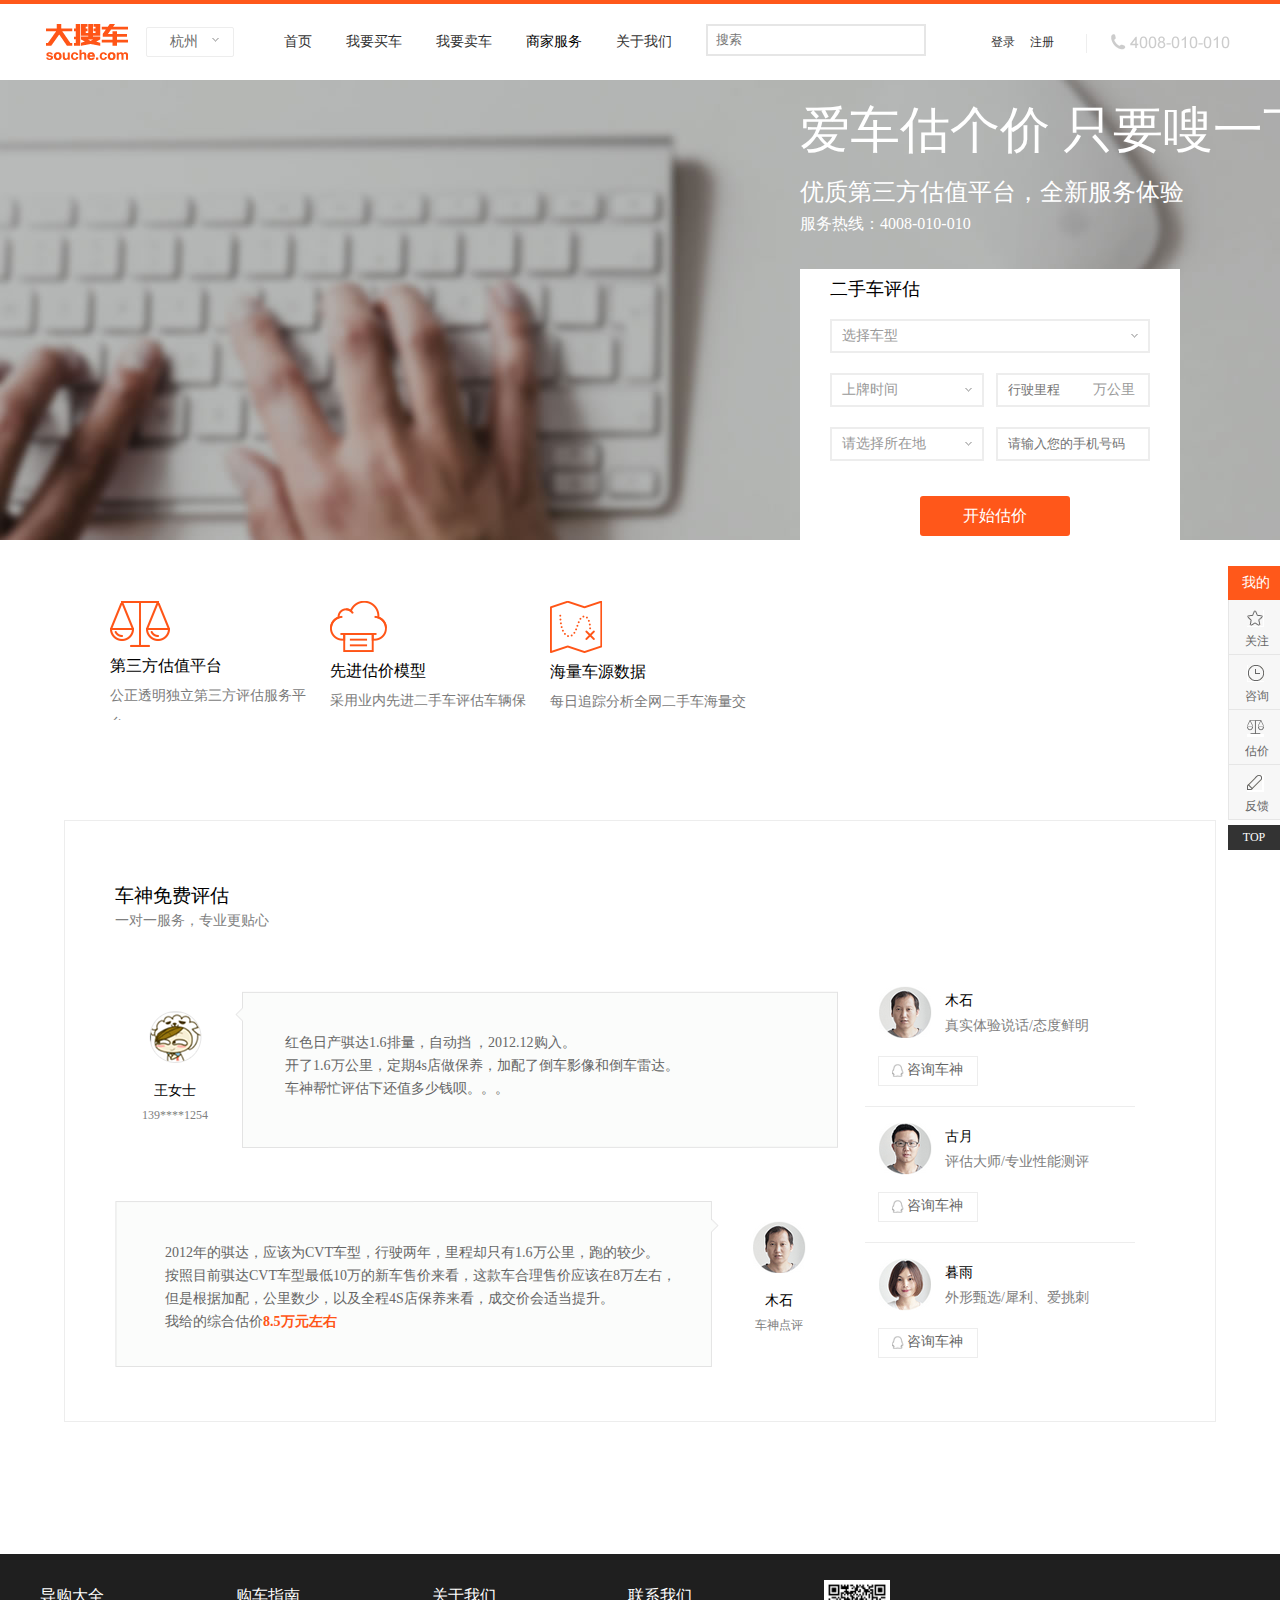
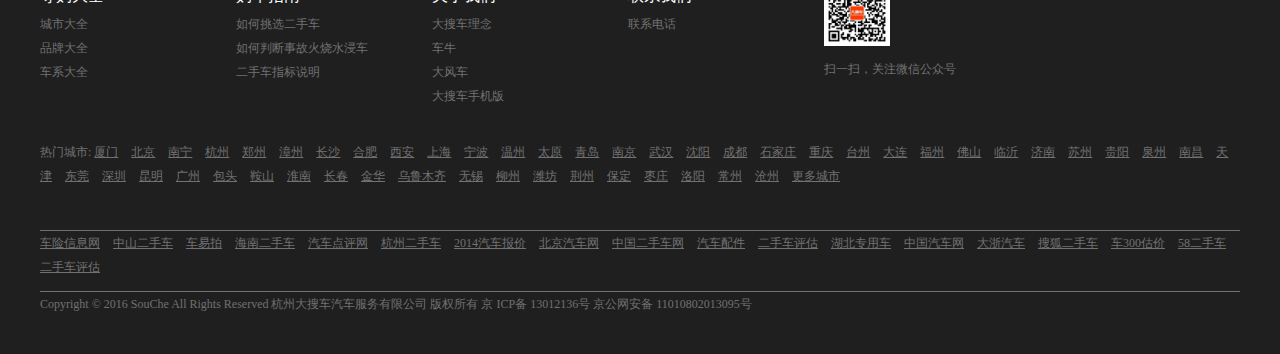
<file: sellEvaluate.html>
<!DOCTYPE HTML PUBLIC "-//W3C//DTD HTML 4.01//EN" 
	"http://www.w3.org/TR/html4/strict.dtd">
<html lang="en">
<head>
	<meta charset="utf-8"/>
	<title></title>
	<link rel="stylesheet" type="text/css" href="css/core1.css"/>
	<link rel="stylesheet" type="text/css" href="css/reset.css"/>
	<link rel="stylesheet" type="text/css" href="css/sellEvaluate.css"/>
</head>
<body>
<!--登录 注册界面-->
<div class="signBox">
	<span>登录</span>
	<div class="i close"></div>
	<div class="form">
		<div class="tel-controller">
			<label>手机号:</label>
			<input  class="tel-text-input" placeholder="请输入正确的手机号" type="text">
		</div>
		<div class="mail-controller">
			<label>验证码:</label>
			<input  class="tel-text-input" placeholder="请查收短信" type="text">
			<button>获取验证码</button>
		</div>
	</div>
	<input class="form-button" id="login_button" value="登 录" type="submit">
</div>
<div id="all"></div>
<div class="topNav normal" id="topNav">
	<div class="w1200">
		<a class="logo"></a>
		<div class="area">
			<span>杭州</span>
			<i class="i down"></i>
			<div class="areaSelectBox">
				<div class="hotCity">
					<span>热门</span>
					<a>北京</a><a>宁波</a><a>厦门</a><a>深圳</a><a>成都</a>
				</div>
				<div class="otherCity">
					<span>热门</span>
					<a>北京</a><a>天津</a><a>河北</a><a>山西</a><a>内蒙古</a>
				</div>
				<div class="otherCity">
					<span>热门</span>
					<a>辽宁</a><a>吉林</a><a>黑龙江</a>
				</div>
				<div class="otherCity">
					<span>热门</span>
					<a>上海</a><a>江苏</a><a>浙江</a><a>安徽</a><a>福建</a><a>江西</a>
				</div>
				<div class="otherCity">
					<span>热门</span>
					<a>河南</a><a>湖北</a><a>湖南</a>
				</div>
				<div class="otherCity">
					<span>热门</span>
					<a>广东</a><a>广西</a>
				</div>
				<div class="otherCity">
					<span>热门</span>
					<a>重庆</a><a>四川</a><a>云南</a><a>贵州</a>
				</div>
				<div class="otherCity">
					<span>热门</span>
					<a>陕西</a><a>宁夏</a><a>新疆</a>
				</div>
			</div>
		</div>
		<a class="anchor" href="index.html">首页</a>
		<a class="anchor"  href="buy.html">我要买车</a>
		<a class="anchor"  href="sell.html">我要卖车</a>
		<div class="anchor" id="service">
			商家服务
			<div class="serviceBox">
				<a>商家服务</a>
				<a href="windmill_product.html" class="aTab">大风车</a>
				<a href="oxcart.html" class="aTab">车牛</a>
			</div>
		</div>

		<a class="anchor"  href="aboutus.html">关于我们</a>
		<input placeholder="搜索" />
		<a class="sign signIn">登录</a>
		<a class="sign signUp">注册</a>
		<div class="icon tel"></div>
	</div>
</div>
</div>
	<div class="bgPic">
		<div class="w1400">
			<div class="right">
				<div class="word">
					<h1>爱车估个价 只要嗖一下</h1>
					<h2>优质第三方估值平台，全新服务体验</h2>
					<span>服务热线：4008-010-010</span>
				</div>
				<form class="evaluateForm">
					<span>二手车评估</span>
					<div class="input iptLR">
						<span>选择车型</span>
						<img src="./image/sell_open.png"/>
					</div>
						<div class="select-box">
							<span class="close-btn">
						   <img src="./image/close_btn.jpg" />
							</span>
							<div class="wrap">
								<ul class="first"></ul>
								<ul class="second"></ul>
								<ul class="third"></ul>
							</div>
						</div>
					<div class="input iptL ipts">
						<span>上牌时间</span>
						<img src="./image/sell_open.png"/>
					</div>
						<div class="select-time">
						<span class="close-btn">
							<img src="./image/close_btn.jpg" />
						</span>
							<ul class="select-year">
								<li>2016年</li>
								<li>2015年</li>
								<li>2014年</li>
								<li>2013年</li>
								<li>2012年</li>
								<li>2011年</li>
								<li>2010年</li>
							</ul>
							<ul class="select-month">
								<li>1月</li>
								<li>2月</li>
								<li>3月</li>
								<li>4月</li>
								<li>5月</li>
								<li>6月</li>
								<li>7月</li>
								<li>8月</li>
								<li>9月</li>
								<li>10月</li>
								<li>11月</li>
								<li>12月</li>
							</ul>
						</div>
					<div class="input iptR iptS">
						<input type="text" placeholder="行驶里程"/>
						<span>万公里</span>
					</div>
					<div class="input iptL ipta">
						<span>请选择所在地</span>
						<img src="./image/sell_open.png"/>
					</div>
						<div class="select-area">
							<span class="close-btn">
						   <img src="./image/close_btn.jpg" />
							</span>
							<div class="wrap">
								<ul class="boxs" id="provinces"></ul>
								<ul class="boxs" id="citys"></ul>
							</div>
						</div>
					<input type="text" placeholder="请输入您的手机号码">
					<button type="submit">开始估价</button>
				</form>
			</div>

		</div>

	</div>

    <div class="w1200">
		<div class="info">
			<div class="value">
				<img src="./image/sellEvaluate_icon1.png" alt="">
				<span>第三方估值平台</span>
				<p>公正透明独立第三方评估服务平台</p>
			</div>
			<div class="model">
				<img src="./image/sellEvaluate_icon2.png" alt="">
				<span>先进估价模型</span>
				<p>采用业内先进二手车评估车辆保值率模型</p>
			</div>
			<div class="data">
				<img src="./image/sellEvaluate_icon3.png" alt="">
				<span>海量车源数据</span>
				<p>每日追踪分析全网二手车海量交易价格</p>
			</div>
		</div>
	</div>
	<!-- Evaluate Dialogue -->
	<div class="dialogue">
		<h3>车神免费评估</h3>
		<span>一对一服务，专业更贴心</span>
		<div class="person">
			<div class="headPic">
				<img src="./image/sellEvaluate_headPic1.png"/>
				<span class="s1">王女士</span>
				<span class="s2">139****1254</span></div>
			<div class="talkBox talkBoxL">
				<span>红色日产骐达1.6排量，自动挡 ，2012.12购入。</span>
				<span>开了1.6万公里，定期4s店做保养，加配了倒车影像和倒车雷达。</span>
				<span>车神帮忙评估下还值多少钱呗。。。</span></div></div>
		<div class="person">
			<div class="talkBox talkBoxR">
				<span>2012年的骐达，应该为CVT车型，行驶两年，里程却只有1.6万公里，跑的较少。</span>
				<span>按照目前骐达CVT车型最低10万的新车售价来看，这款车合理售价应该在8万左右，</span>
				<span>但是根据加配，公里数少，以及全程4S店保养来看，成交价会适当提升。</span>
				<span>我给的综合估价<strong>8.5万元左右</strong></span></div>
			<div class="headPic">
				<img src="./image/sellEvaluate_headPic2.png"/>
				<span class="s1">木石</span>
				<span class="s2">车神点评</span></div></div>
		<div class="professor">
			<div class="dashen border">
				<div class="image">
					<img src="./image/sellEvaluate_headPic2.png"/></div>
				<div class="word">
					<span class="s3">木石</span>
					<span class="s4">真实体验说话/态度鲜明</span></div>
				<div class="button">
					<img src="./image/sellEvaluate_qq.png"/>
					<span>咨询车神</span></div></div>
			<div class="dashen border">
				<div class="image">
					<img src="./image/sellEvaluate_headPic3.png"/></div>
				<div class="word">
					<span class="s3">古月</span>
					<span class="s4">评估大师/专业性能测评</span></div>
				<div class="button">
					<img src="./image/sellEvaluate_qq.png"/>
					<span>咨询车神</span></div></div>
			<div class="dashen">
				<div class="image">
					<img src="./image/sellEvaluate_headPic4.png"/></div>
				<div class="word">
					<span class="s3">暮雨</span>
					<span class="s4">外形甄选/犀利、爱挑刺</span></div>
				<div class="button">
					<img src="./image/sellEvaluate_qq.png"/>
					<span>咨询车神</span></div></div>
	</div>
</div>

<div class="bottomNav">
	<div class="intro w1200">
		<ul class="guide">
			<li><a href="">导购大全</a></li>
			<li><a href="">城市大全</a></li>
			<li><a href="">品牌大全</a></li>
			<li><a href="">车系大全</a></li>
		</ul>
		<ul class="buycar">
			<li><a href="">购车指南</a></li>
			<li><a href="">如何挑选二手车</a></li>
			<li><a href="">如何判断事故火烧水浸车</a></li>
			<li><a href="">二手车指标说明</a></li>
		</ul>
		<ul class="aboutus">
			<li><a href="">关于我们</a></li>
			<li><a href="">大搜车理念</a></li>
			<li><a href="">车牛</a></li>
			<li><a href="">大风车</a></li>
			<li><a href="">大搜车手机版</a></li>
		</ul>
		<ul class="contactus">
			<li><a href="">联系我们</a></li>
			<li><a href="">联系电话</a></li>
		</ul>
		<ul class="code">
			<li><img src="./image/code" alt=""></li>
			<li>扫一扫，关注微信公众号</li>
		</ul>
	</div>
	<div class="city w1200">
		<span>热门城市:</span>
		<a href=""> 厦门</a>
		<a href="">北京</a>
		<a href="">南宁</a>
		<a href="">杭州</a>
		<a href="">郑州</a>
		<a href="">漳州</a>
		<a href="">长沙</a>
		<a href="">合肥</a>
		<a href="">西安</a>
		<a href="">上海</a>
		<a href="">宁波</a>
		<a href="">温州</a>
		<a href="">太原</a>
		<a href="">青岛</a>
		<a href="">南京</a>
		<a href="">武汉</a>
		<a href="">沈阳</a>
		<a href="">成都</a>
		<a href="">石家庄</a>
		<a href="">重庆</a>
		<a href="">台州</a>
		<a href="">大连</a>
		<a href="">福州</a>
		<a href="">佛山</a>
		<a href="">临沂</a>
		<a href="">济南</a>
		<a href="">苏州</a>
		<a href="">贵阳</a>
		<a href="">泉州</a>
		<a href="">南昌</a>
		<a href="">天津</a>
		<a href="">东莞</a>
		<a href="">深圳</a>
		<a href="">昆明</a>
		<a href="">广州</a>
		<a href="">包头</a>
		<a href="">鞍山</a>
		<a href="">淮南</a>
		<a href="">长春</a>
		<a href="">金华</a>
		<a href="">乌鲁木齐</a>
		<a href="">无锡</a>
		<a href="">柳州</a>
		<a href="">潍坊</a>
		<a href="">荆州</a>
		<a href="">保定</a>
		<a href="">枣庄</a>
		<a href="">洛阳</a>
		<a href="">常州</a>
		<a href="">沧州</a>
		<a href="">更多城市</a>
	</div>
	<div class="carweb w1200">
		<a href="">车险信息网</a>
		<a href="">中山二手车</a>
		<a href="">车易拍</a>
		<a href="">海南二手车</a>
		<a href="">汽车点评网</a>
		<a href="">杭州二手车</a>
		<a href="">2014汽车报价</a>
		<a href="">北京汽车网</a>
		<a href="">中国二手车网</a>
		<a href="">汽车配件</a>
		<a href="">二手车评估</a>
		<a href="">湖北专用车</a>
		<a href="">中国汽车网</a>
		<a href="">大浙汽车</a>
		<a href="">搜狐二手车</a>
		<a href="">车300估价</a>
		<a href="">58二手车</a>
		<a href="">二手车评估</a>
	</div>
	<div class="w1200">
		<span >
	        Copyright © 2016 SouChe All Rights Reserved 杭州大搜车汽车服务有限公司 版权所有 京 ICP备 13012136号 京公网安备 11010802013095号
       </span>
	</div>
</div>

<!--侧边固定栏/-->
<div class="fixedNav">
	<div>我的车库</div>
	<a class="anchor anchor1">
		<i class="icon3 favor"></i>
		<i class="icon3 favor1"></i>
		<span>关注的车</span>
	</a>
	<a class="anchor anchor2">
		<i class="icon3 consult"></i>
		<i class="icon3 consult1"></i>
		<span>咨询的车</span>
	</a>
	<a class="anchor anchor3">
		<i class="icon3 sell"></i>
		<i class="icon3 sell1"></i>
		<span>估价卖车</span>
	</a>
	<a class="anchor anchor4">
		<i class="icon3 feedback"></i>
		<i class="icon3 feedback1"></i>
		<span>反馈信息</span>
	</a>
</div>
<a class="top" id="top">TOP</a>
<!--反馈表单-->
<div class="feedbackform">
	<div class="head">
		<span>我的车库</span>
		<i class="icon2 close"></i>
	</div>
	<div class="right">
		<ul>
			<li>
				<a class="anchor">
					<i class="icon3 favor"></i>
					<span>关注的车</span>
				</a>
			</li>
			<li>
				<a class="anchor">
					<i class="icon3 consult"></i>
					<span>咨询的车</span>
				</a>
			</li>
			<li>
				<a class="anchor">
					<i class="icon3 sell"></i>
					<span>估价卖车</span>
				</a>
			</li>
			<li>
				<a class="anchor">
					<i class="icon3 feedback"></i>
					<span>反馈信息</span>
				</a>
			</li>
		</ul>
	</div>
	<div class="left">
		<span>意见反馈</span>
            <textarea placeholder="请填写反馈，我们会尊重每一位用户的意见..." autoFocus>
            </textarea>
		<button>提交反馈</button>
	</div>
</div>
<script src="./js/jquery-1.12.2.min.js"></script>
<script src="./js/cityJson.js"></script>
<script src="./js/effect.js"></script>
</body>
</html>
</file>
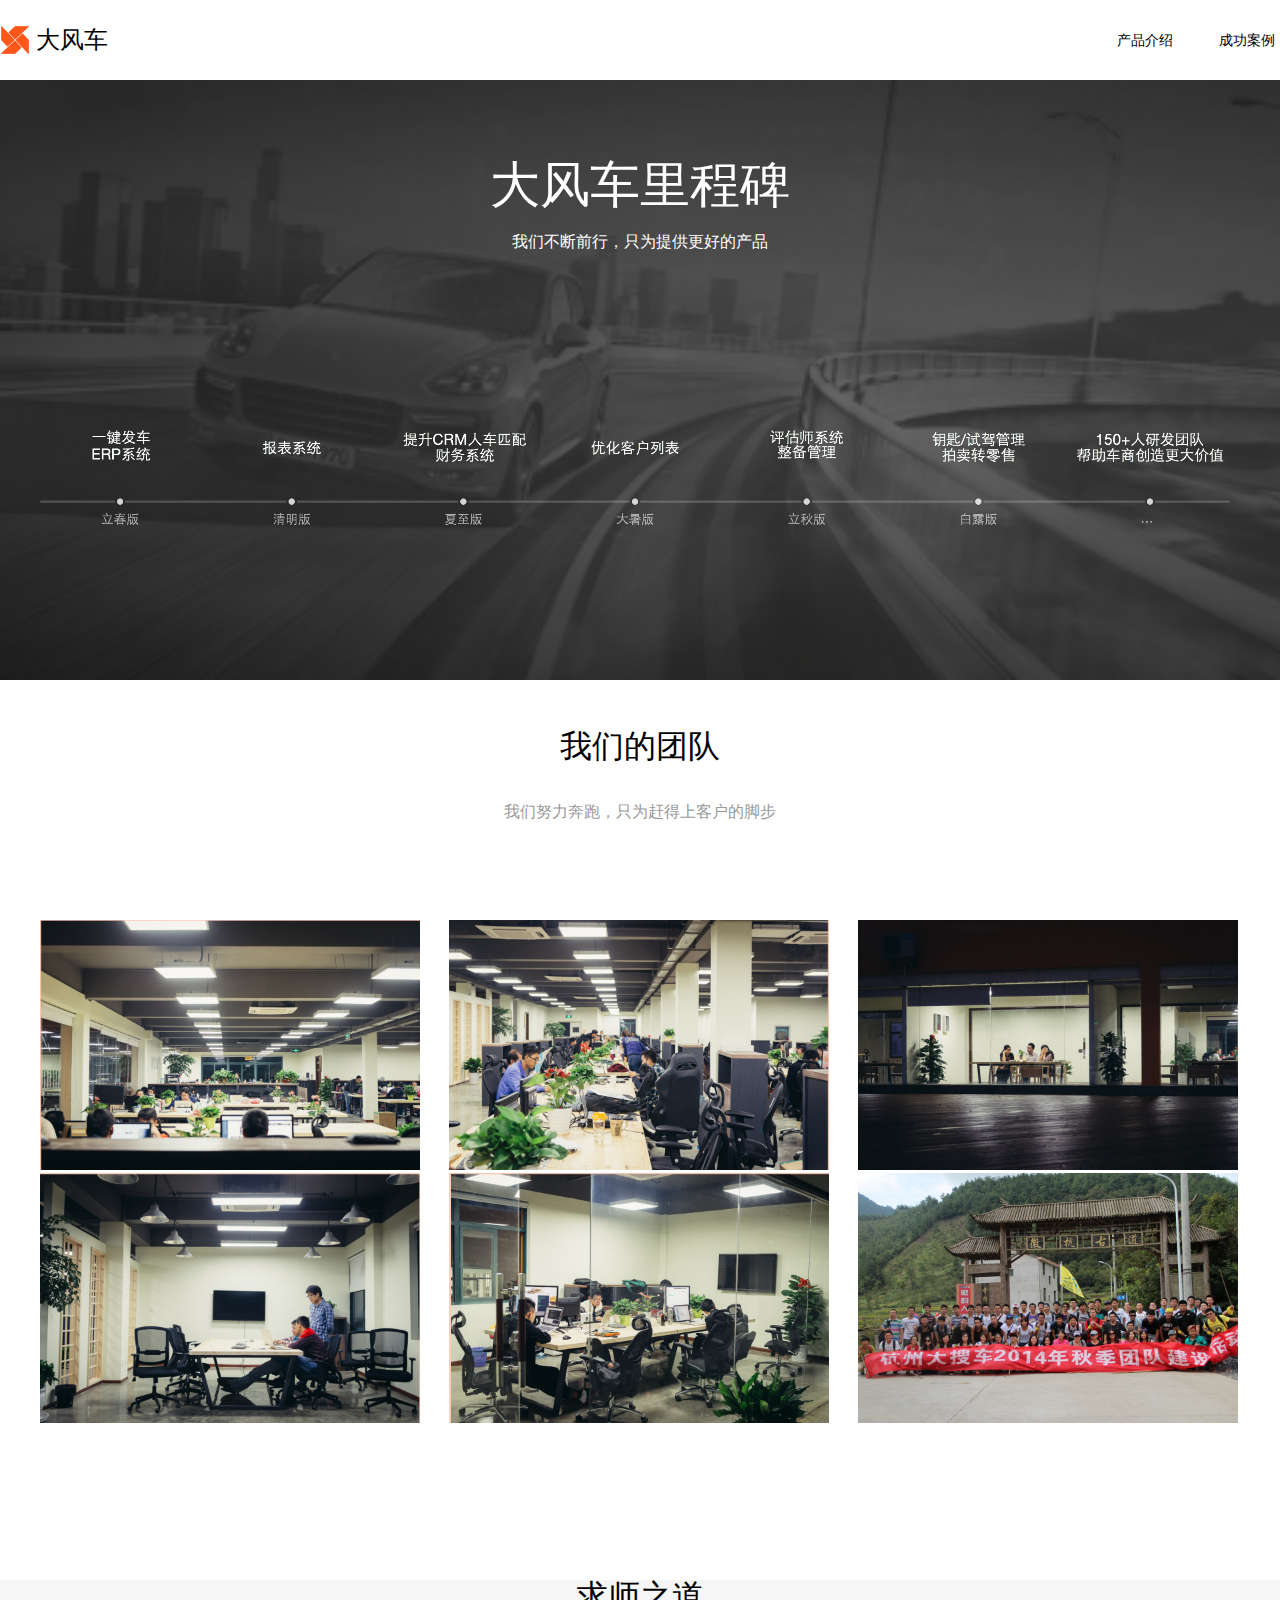
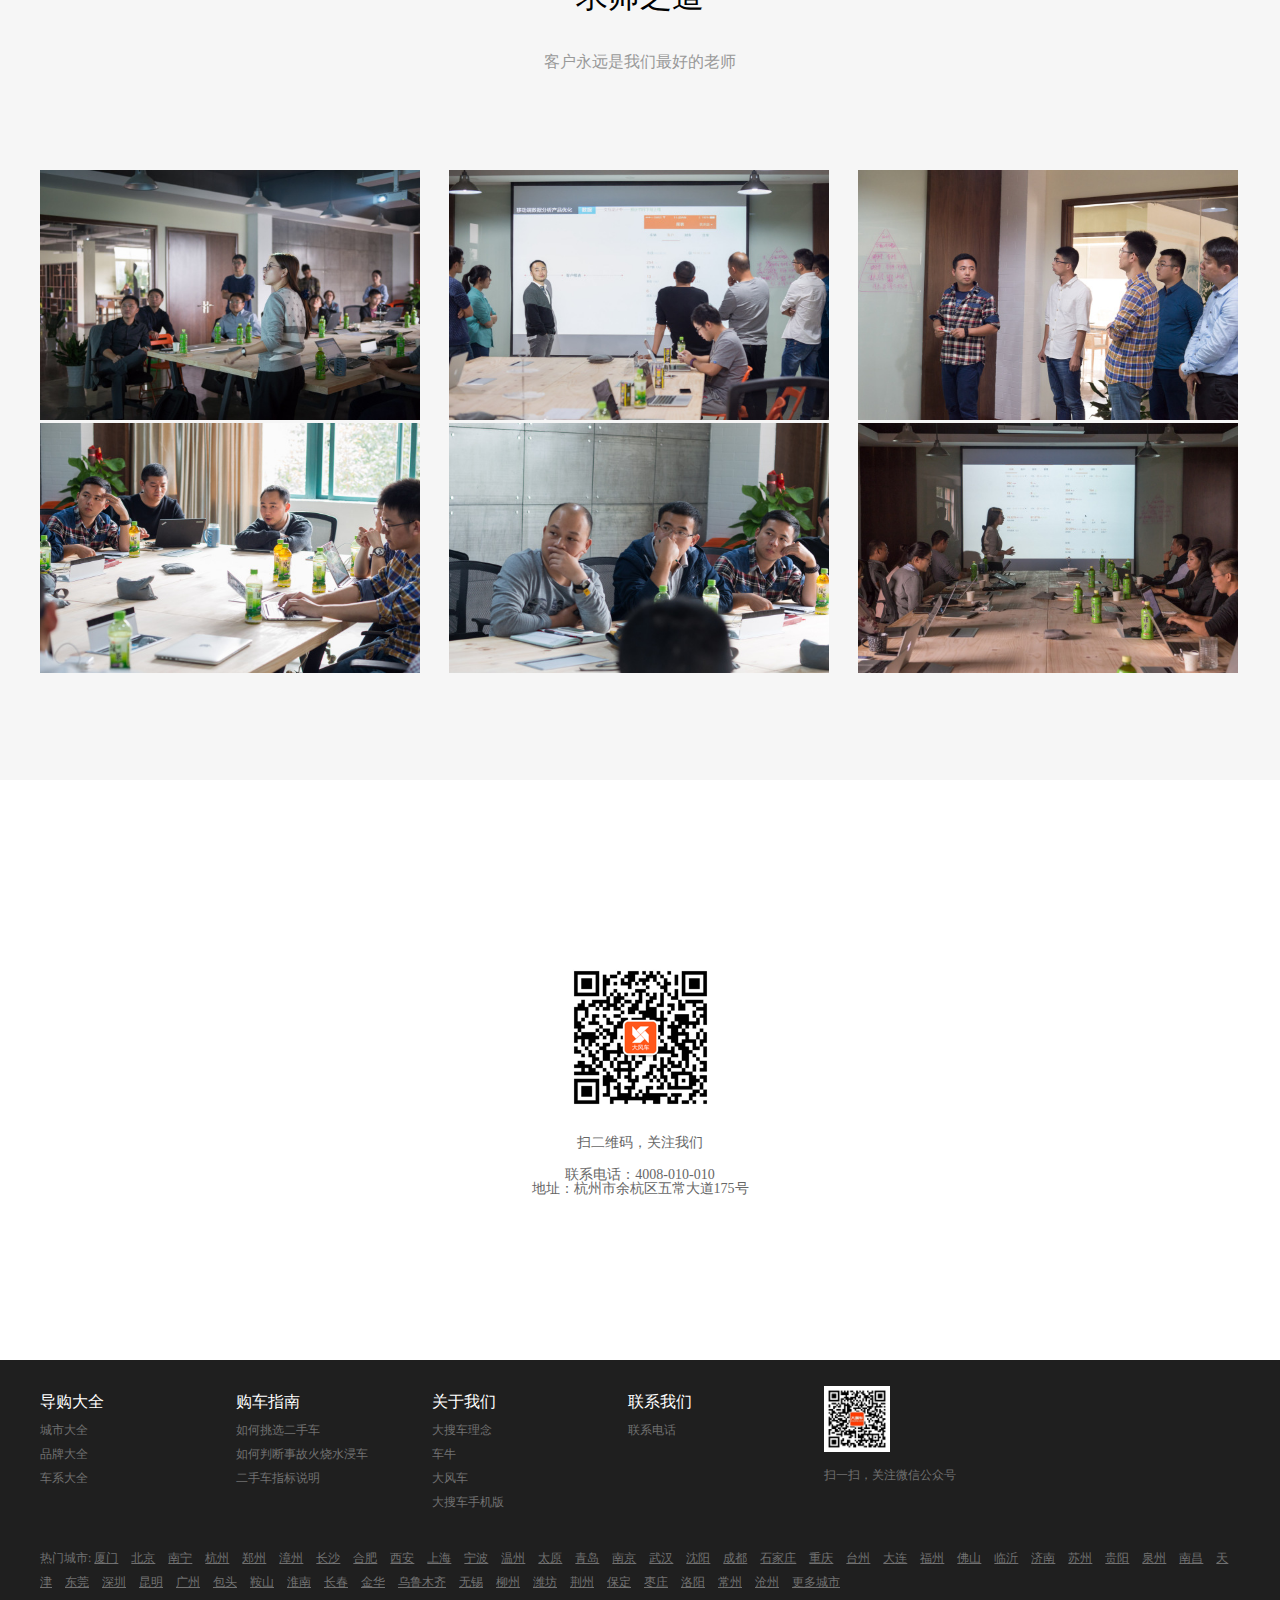
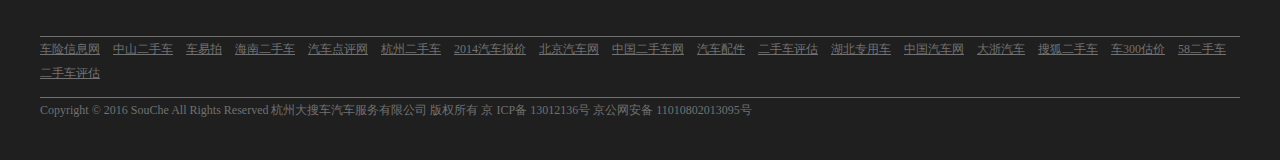
<file: windmill_aboutus.html>
<!DOCTYPE html>
<html lang="en">
<head>
    <meta charset="UTF-8">
    <title>Title</title>
    <link rel="stylesheet" type="text/css" href="css/core1.css"/>
    <link rel="stylesheet" type="text/css" href="css/core2.css"/>
    <link rel="stylesheet" type="text/css" href="css/reset.css"/>
    <link rel="stylesheet" type="text/css" href="css/windmill_aboutus.css"/>
</head>
<body>
    <div class="head w1400">
        <a href="windmill_product.html"> <!-- logo & title -->
            <i class="logoPic"></i>
            <span>&nbsp;大风车</span></a>
        <ul> <!-- nav -->
            <li><a href="windmill_product.html" >产品介绍</a></li>
            <li><a href="windmill_example.html" >成功案例</a></li>
            <li><a href="windmill_aboutus.html" class="active">关于我们</a></li></ul>
    </div>
    <div class="bgBox">
        <div class="w1200">
            <div class="words">
                <h1>大风车里程碑</h1>
                <span>我们不断前行，只为提供更好的产品</span>
            </div>
            <div class="milestone">
                <img src="image/milestone.png" alt="">
            </div>
        </div>
    </div>
    <div class="group">
        <div class="w1200">
            <div class="text">
                <h1>我们的团队</h1>
                <span>我们努力奔跑，只为赶得上客户的脚步</span>
            </div>
            <div class="images">
                <img src="image/group1.png" alt="">
                <img src="image/group2.png" alt="">
                <img src="image/group3.png" alt="">
                <img src="image/group4.png" alt="">
                <img src="image/group5.png" alt="">
                <img src="image/group6.png" alt="">
            </div>
        </div>
    </div>

    <div class="teacher">
        <div class="w1200">
            <div class="text">
                <h1>求师之道</h1>
                <span>客户永远是我们最好的老师</span>
            </div>
            <div class="images">
                <img src="image/teacher1.jpg" alt="">
                <img src="image/teacher2.jpg" alt="">
                <img src="image/teacher3.jpg" alt="">
                <img src="image/teacher4.jpg" alt="">
                <img src="image/teacher5.jpg" alt="">
                <img src="image/teacher6.jpg" alt="">
            </div>
        </div>
    </div>

    <div class="code">
        <div class="text">
            <img src="./image/code1.png" alt="">
            <span>扫二维码，关注我们</span>
            <p>联系电话：4008-010-010 <br/>
                地址：杭州市余杭区五常大道175号
            </p>
        </div>
    </div>

    <div class="bottomNav">
        <div class="intro w1200">
            <ul class="guide">
                <li><a href="">导购大全</a></li>
                <li><a href="">城市大全</a></li>
                <li><a href="">品牌大全</a></li>
                <li><a href="">车系大全</a></li>
            </ul>
            <ul class="buycar">
                <li><a href="">购车指南</a></li>
                <li><a href="">如何挑选二手车</a></li>
                <li><a href="">如何判断事故火烧水浸车</a></li>
                <li><a href="">二手车指标说明</a></li>
            </ul>
            <ul class="aboutus">
                <li><a href="">关于我们</a></li>
                <li><a href="">大搜车理念</a></li>
                <li><a href="">车牛</a></li>
                <li><a href="">大风车</a></li>
                <li><a href="">大搜车手机版</a></li>
            </ul>
            <ul class="contactus">
                <li><a href="">联系我们</a></li>
                <li><a href="">联系电话</a></li>
            </ul>
            <ul class="code">
                <li><img src="./image/code" alt=""></li>
                <li>扫一扫，关注微信公众号</li>
            </ul>
        </div>
        <div class="city w1200">
            <span>热门城市:</span>
            <a href=""> 厦门</a>
            <a href="">北京</a>
            <a href="">南宁</a>
            <a href="">杭州</a>
            <a href="">郑州</a>
            <a href="">漳州</a>
            <a href="">长沙</a>
            <a href="">合肥</a>
            <a href="">西安</a>
            <a href="">上海</a>
            <a href="">宁波</a>
            <a href="">温州</a>
            <a href="">太原</a>
            <a href="">青岛</a>
            <a href="">南京</a>
            <a href="">武汉</a>
            <a href="">沈阳</a>
            <a href="">成都</a>
            <a href="">石家庄</a>
            <a href="">重庆</a>
            <a href="">台州</a>
            <a href="">大连</a>
            <a href="">福州</a>
            <a href="">佛山</a>
            <a href="">临沂</a>
            <a href="">济南</a>
            <a href="">苏州</a>
            <a href="">贵阳</a>
            <a href="">泉州</a>
            <a href="">南昌</a>
            <a href="">天津</a>
            <a href="">东莞</a>
            <a href="">深圳</a>
            <a href="">昆明</a>
            <a href="">广州</a>
            <a href="">包头</a>
            <a href="">鞍山</a>
            <a href="">淮南</a>
            <a href="">长春</a>
            <a href="">金华</a>
            <a href="">乌鲁木齐</a>
            <a href="">无锡</a>
            <a href="">柳州</a>
            <a href="">潍坊</a>
            <a href="">荆州</a>
            <a href="">保定</a>
            <a href="">枣庄</a>
            <a href="">洛阳</a>
            <a href="">常州</a>
            <a href="">沧州</a>
            <a href="">更多城市</a>
        </div>
        <div class="carweb w1200">
            <a href="">车险信息网</a>
            <a href="">中山二手车</a>
            <a href="">车易拍</a>
            <a href="">海南二手车</a>
            <a href="">汽车点评网</a>
            <a href="">杭州二手车</a>
            <a href="">2014汽车报价</a>
            <a href="">北京汽车网</a>
            <a href="">中国二手车网</a>
            <a href="">汽车配件</a>
            <a href="">二手车评估</a>
            <a href="">湖北专用车</a>
            <a href="">中国汽车网</a>
            <a href="">大浙汽车</a>
            <a href="">搜狐二手车</a>
            <a href="">车300估价</a>
            <a href="">58二手车</a>
            <a href="">二手车评估</a>
        </div>
        <div class="w1200">
		<span >
	        Copyright © 2016 SouChe All Rights Reserved 杭州大搜车汽车服务有限公司 版权所有 京 ICP备 13012136号 京公网安备 11010802013095号
       </span>
        </div>
    </div>
</body>
</html>
</file>
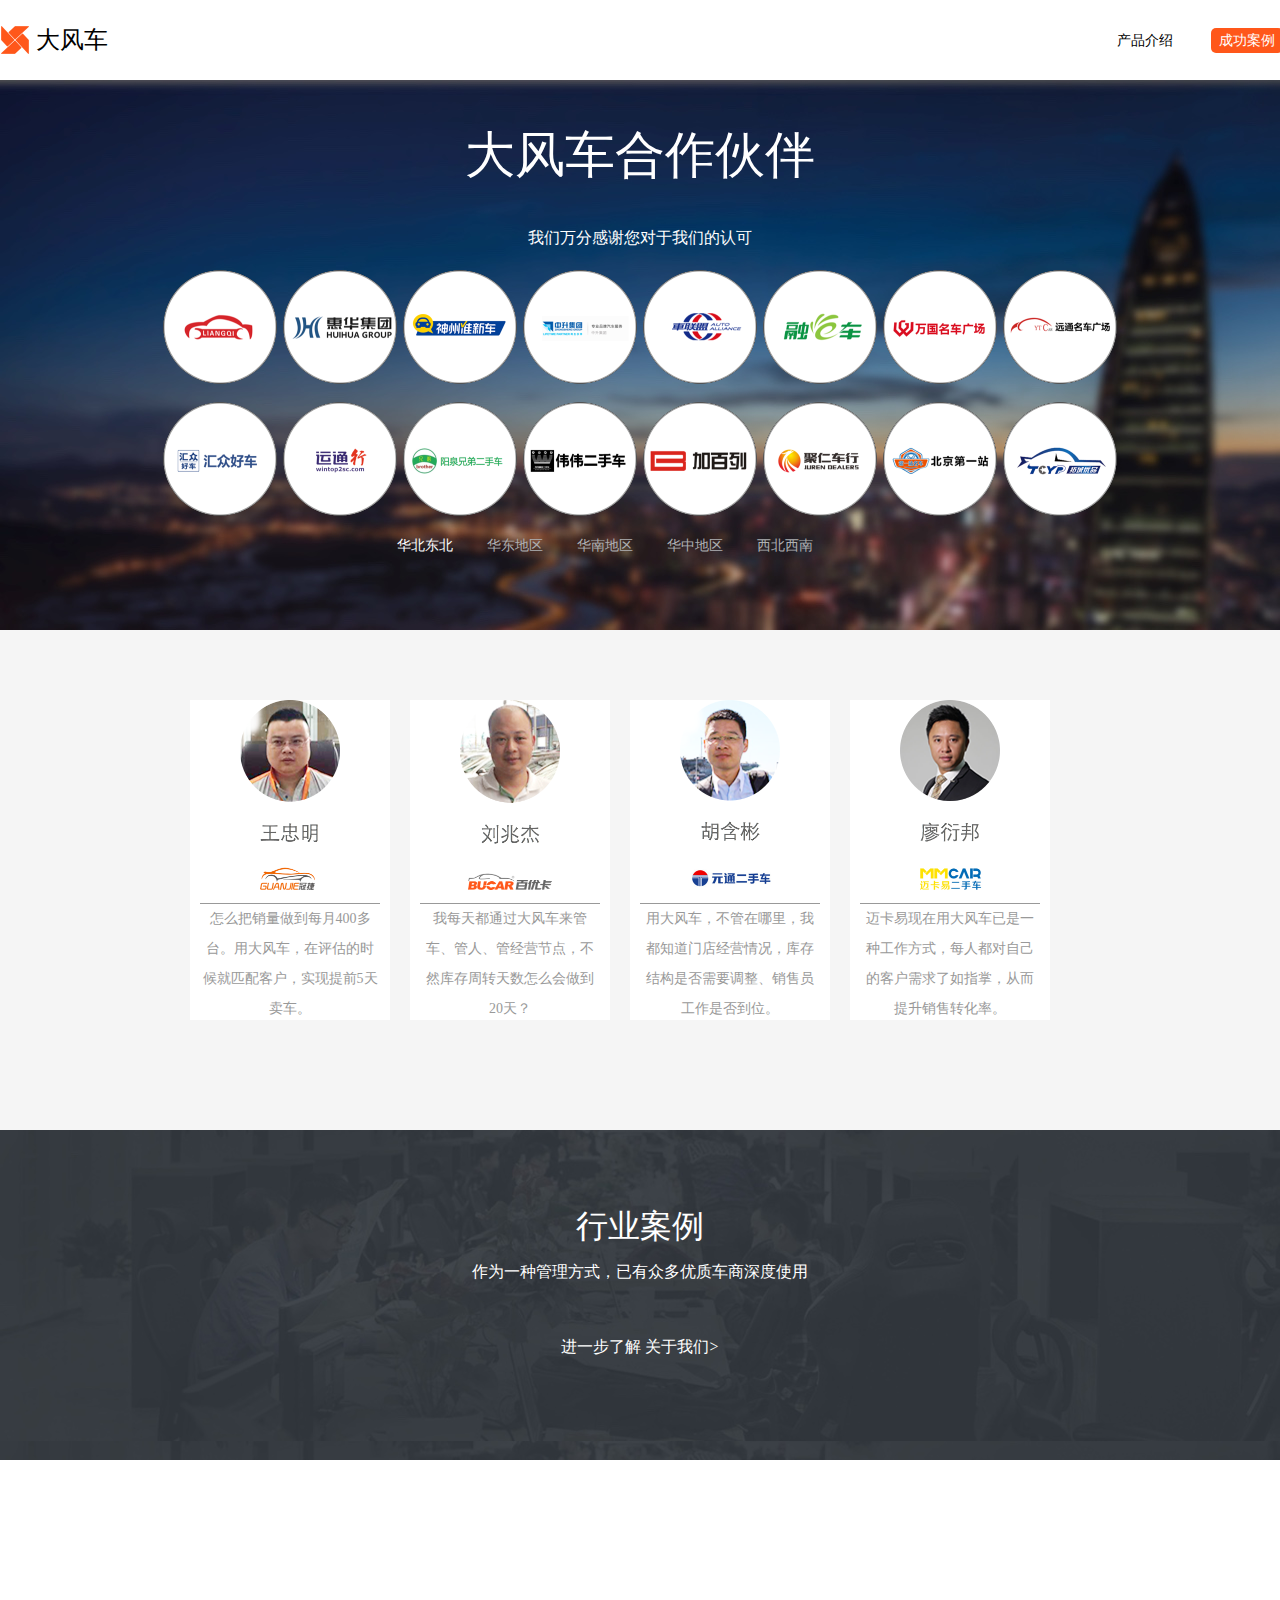
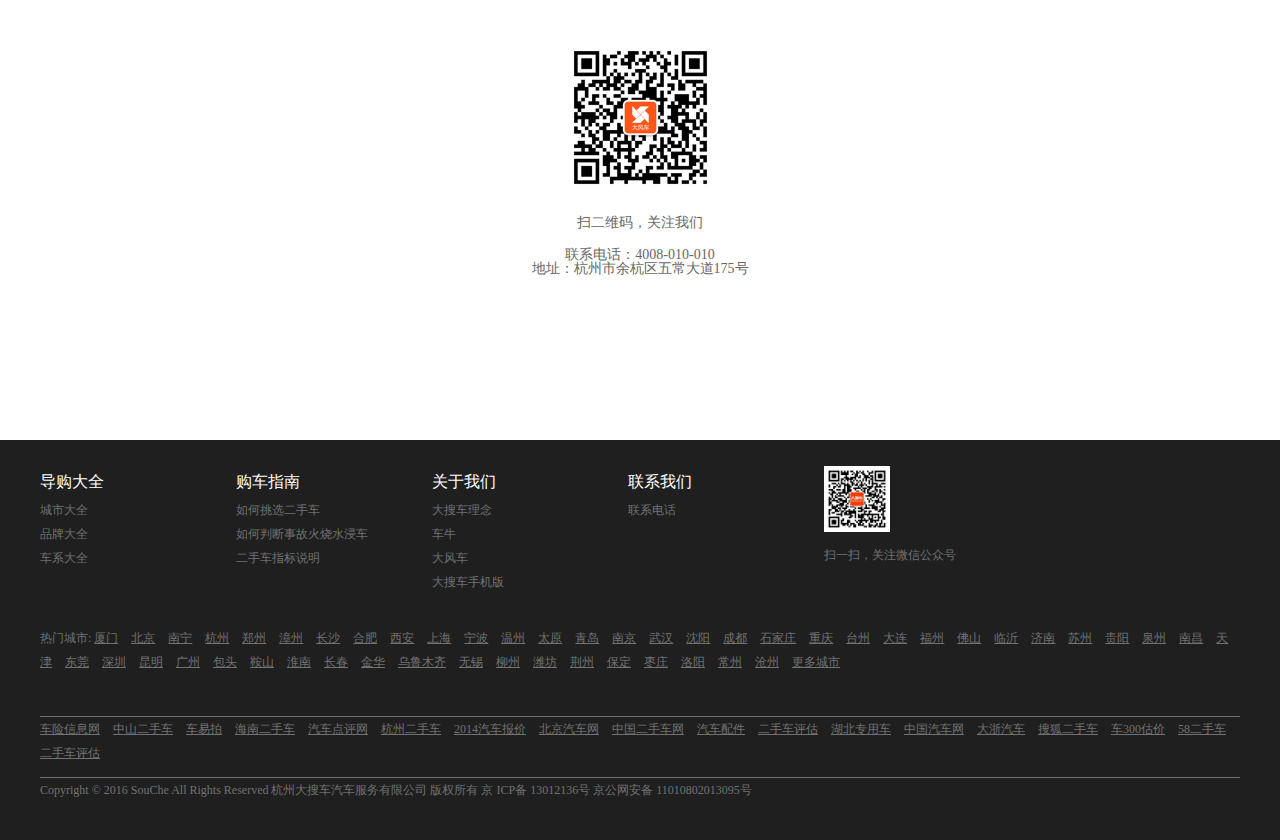
<file: windmill_example.html>
<!DOCTYPE html>
<html lang="en">
<head>
    <meta charset="UTF-8">
    <title>Title</title>
    <link rel="stylesheet" type="text/css" href="css/core1.css"/>
    <link rel="stylesheet" type="text/css" href="css/core2.css"/>
    <link rel="stylesheet" type="text/css" href="css/reset.css"/>
    <link rel="stylesheet" type="text/css" href="css/windmill_example.css"/>
</head>
<body>
    <div class="head w1400">
        <a href="windmill_product.html"> <!-- logo & title -->
            <i class="logoPic"></i>
            <span>&nbsp;大风车</span></a>
        <ul> <!-- nav -->
            <li><a href="windmill_product.html" >产品介绍</a></li>
            <li><a href="windmill_example.html" class="active">成功案例</a></li>
            <li><a href="windmill_aboutus.html">关于我们</a></li></ul>
    </div>

    <div class="bgBox">
        <div class="bgPic w1200">
            <div class="word">
                <h1>大风车合作伙伴</h1>
                <h4>我们万分感谢您对于我们的认可</h4>
            </div>
            <div id="slider">
                <ul class="carwebs">
                    <li class="carwebs1 web"><img src="image/carwebs1.png" alt="" ></li>
                    <li class="carwebs2 web"><img src="image/carwebs2.png" alt="" ></li>
                    <li class="carwebs3 web"><img src="image/carwebs3.png" alt="" ></li>
                    <li class="carwebs4 web"><img src="image/carwebs4.png" alt="" ></li>
                    <li class="carwebs5 web"><img src="image/carwebs5.png" alt="" ></li>
                </ul>
            </div>

            <div class="select-area">
                <ul class="list">
                    <li class="active" id="carwebs1">华北东北</li>
                    <li id="carwebs2">华东地区</li>
                    <li id="carwebs3">华南地区</li>
                    <li id="carwebs4">华中地区</li>
                    <li id="carwebs5">西北西南</li>
                </ul>
            </div>
        </div>
    </div>

    <div class="sale">
        <ul class="w1200">
            <li>
                <img src="image/saler1.png" alt="">
                <div class="word">
                    <span>
                       怎么把销量做到每月400多台。用大风车，在评估的时候就匹配客户，实现提前5天卖车。
                    </span>
                </div>
            </li>
            <li>
                <img src="image/saler2.png" alt="">
                <div class="word">
                    <span>
                       我每天都通过大风车来管车、管人、管经营节点，不然库存周转天数怎么会做到20天？
                    </span>
                </div>
            </li>
            <li>
                <img src="image/saler3.png" alt="">
                <div class="word">
                    <span>
                       用大风车，不管在哪里，我都知道门店经营情况，库存结构是否需要调整、销售员工作是否到位。
                    </span>
                </div>
            </li>
            <li>
                <img src="image/saler4.png" alt="">
                <div class="word">
                    <span>
                     迈卡易现在用大风车已是一种工作方式，每人都对自己的客户需求了如指掌，从而提升销售转化率。
                    </span>
                </div>
            </li>
        </ul>
    </div>

    <div class="example">
        <div class="words">
            <h1>行业案例</h1>
            <span>作为一种管理方式，已有众多优质车商深度使用</span>
            <p>进一步了解 <a href="windmill_aboutus.html">关于我们></a></p>
        </div>
    </div>
    <div class="code">
        <div class="text">
            <img src="./image/code1.png" alt="">
            <span>扫二维码，关注我们</span>
            <p>联系电话：4008-010-010 <br/>
                地址：杭州市余杭区五常大道175号
            </p>
        </div>
    </div>

    <div class="bottomNav">
        <div class="intro w1200">
            <ul class="guide">
                <li><a href="">导购大全</a></li>
                <li><a href="">城市大全</a></li>
                <li><a href="">品牌大全</a></li>
                <li><a href="">车系大全</a></li>
            </ul>
            <ul class="buycar">
                <li><a href="">购车指南</a></li>
                <li><a href="">如何挑选二手车</a></li>
                <li><a href="">如何判断事故火烧水浸车</a></li>
                <li><a href="">二手车指标说明</a></li>
            </ul>
            <ul class="aboutus">
                <li><a href="">关于我们</a></li>
                <li><a href="">大搜车理念</a></li>
                <li><a href="">车牛</a></li>
                <li><a href="">大风车</a></li>
                <li><a href="">大搜车手机版</a></li>
            </ul>
            <ul class="contactus">
                <li><a href="">联系我们</a></li>
                <li><a href="">联系电话</a></li>
            </ul>
            <ul class="code">
                <li><img src="./image/code" alt=""></li>
                <li>扫一扫，关注微信公众号</li>
            </ul>
        </div>
        <div class="city w1200">
            <span>热门城市:</span>
            <a href=""> 厦门</a>
            <a href="">北京</a>
            <a href="">南宁</a>
            <a href="">杭州</a>
            <a href="">郑州</a>
            <a href="">漳州</a>
            <a href="">长沙</a>
            <a href="">合肥</a>
            <a href="">西安</a>
            <a href="">上海</a>
            <a href="">宁波</a>
            <a href="">温州</a>
            <a href="">太原</a>
            <a href="">青岛</a>
            <a href="">南京</a>
            <a href="">武汉</a>
            <a href="">沈阳</a>
            <a href="">成都</a>
            <a href="">石家庄</a>
            <a href="">重庆</a>
            <a href="">台州</a>
            <a href="">大连</a>
            <a href="">福州</a>
            <a href="">佛山</a>
            <a href="">临沂</a>
            <a href="">济南</a>
            <a href="">苏州</a>
            <a href="">贵阳</a>
            <a href="">泉州</a>
            <a href="">南昌</a>
            <a href="">天津</a>
            <a href="">东莞</a>
            <a href="">深圳</a>
            <a href="">昆明</a>
            <a href="">广州</a>
            <a href="">包头</a>
            <a href="">鞍山</a>
            <a href="">淮南</a>
            <a href="">长春</a>
            <a href="">金华</a>
            <a href="">乌鲁木齐</a>
            <a href="">无锡</a>
            <a href="">柳州</a>
            <a href="">潍坊</a>
            <a href="">荆州</a>
            <a href="">保定</a>
            <a href="">枣庄</a>
            <a href="">洛阳</a>
            <a href="">常州</a>
            <a href="">沧州</a>
            <a href="">更多城市</a>
        </div>
        <div class="carweb w1200">
            <a href="">车险信息网</a>
            <a href="">中山二手车</a>
            <a href="">车易拍</a>
            <a href="">海南二手车</a>
            <a href="">汽车点评网</a>
            <a href="">杭州二手车</a>
            <a href="">2014汽车报价</a>
            <a href="">北京汽车网</a>
            <a href="">中国二手车网</a>
            <a href="">汽车配件</a>
            <a href="">二手车评估</a>
            <a href="">湖北专用车</a>
            <a href="">中国汽车网</a>
            <a href="">大浙汽车</a>
            <a href="">搜狐二手车</a>
            <a href="">车300估价</a>
            <a href="">58二手车</a>
            <a href="">二手车评估</a>
        </div>
        <div class="w1200">
		<span >
	        Copyright © 2016 SouChe All Rights Reserved 杭州大搜车汽车服务有限公司 版权所有 京 ICP备 13012136号 京公网安备 11010802013095号
       </span>
        </div>
    </div>

</body>
<script src="js/jquery-1.12.2.min.js"></script>
<script src="js/windmill_example.js"></script>
</html>
</file>
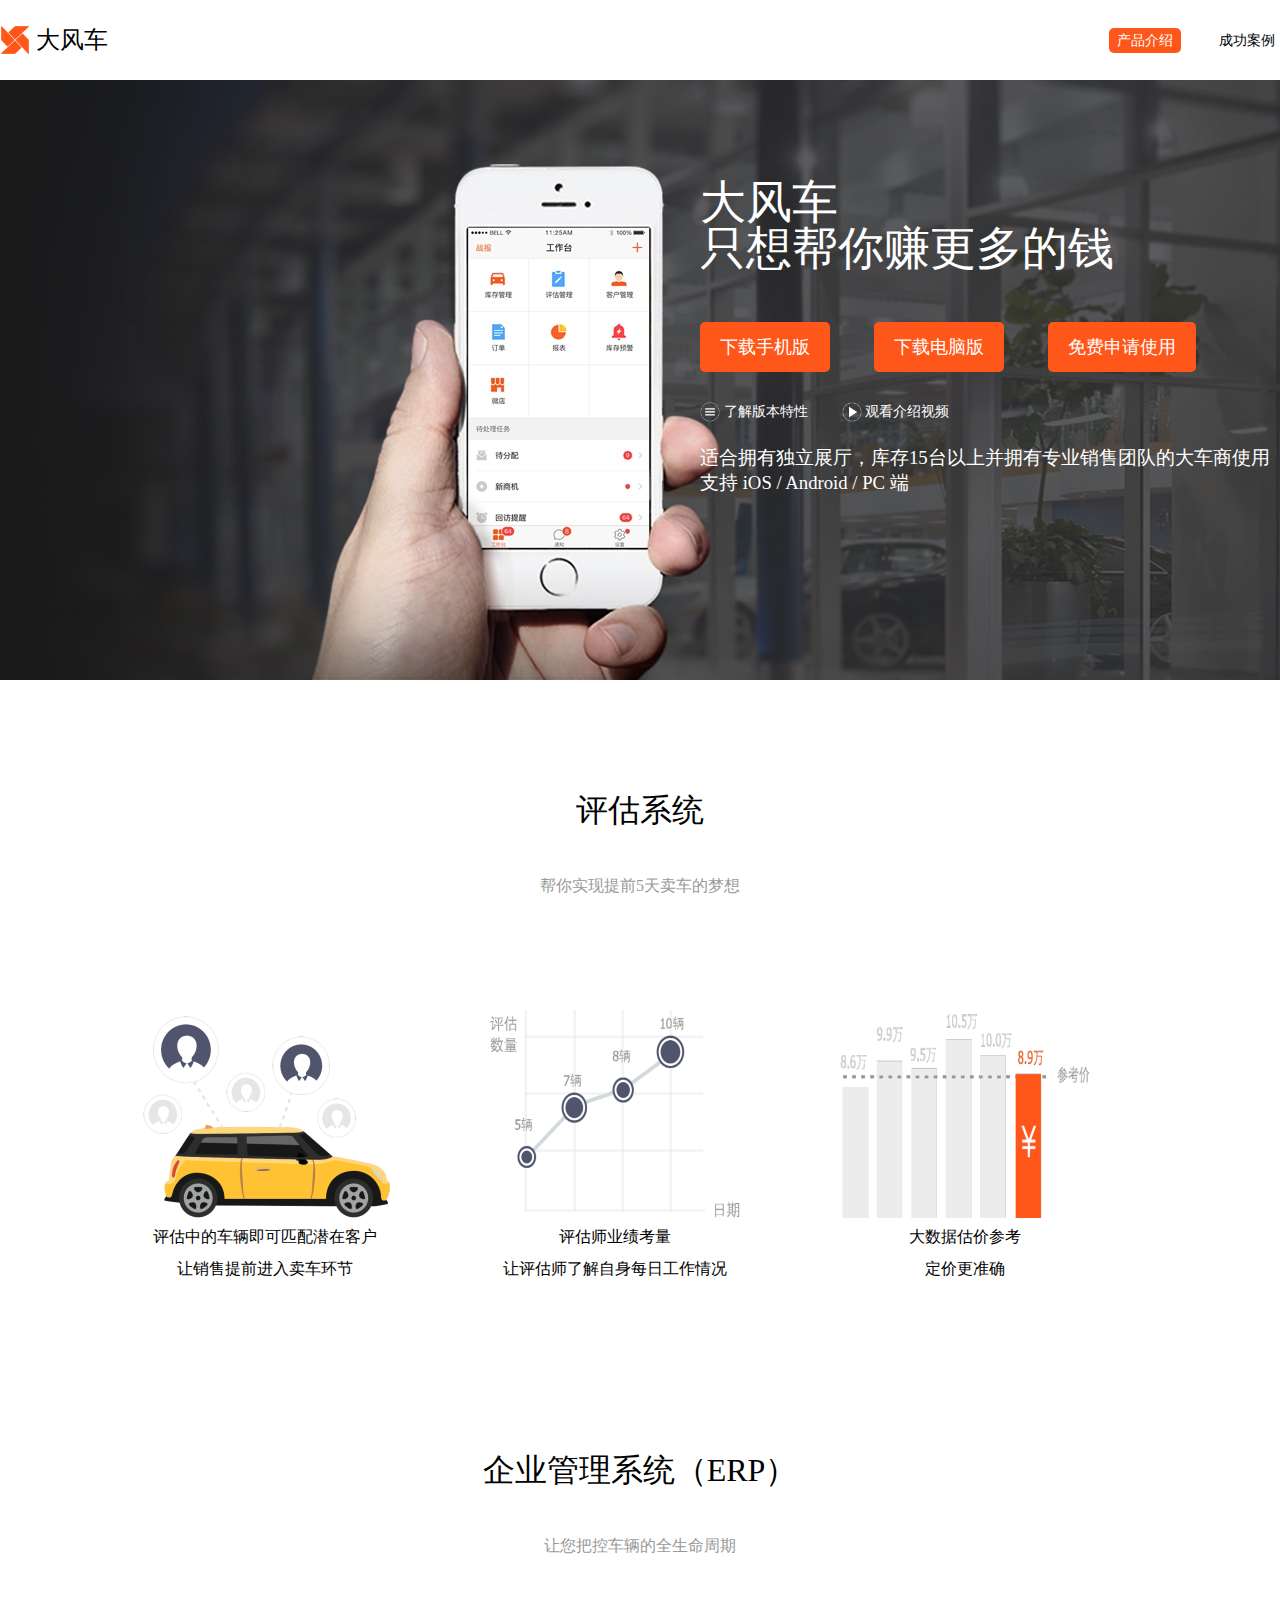
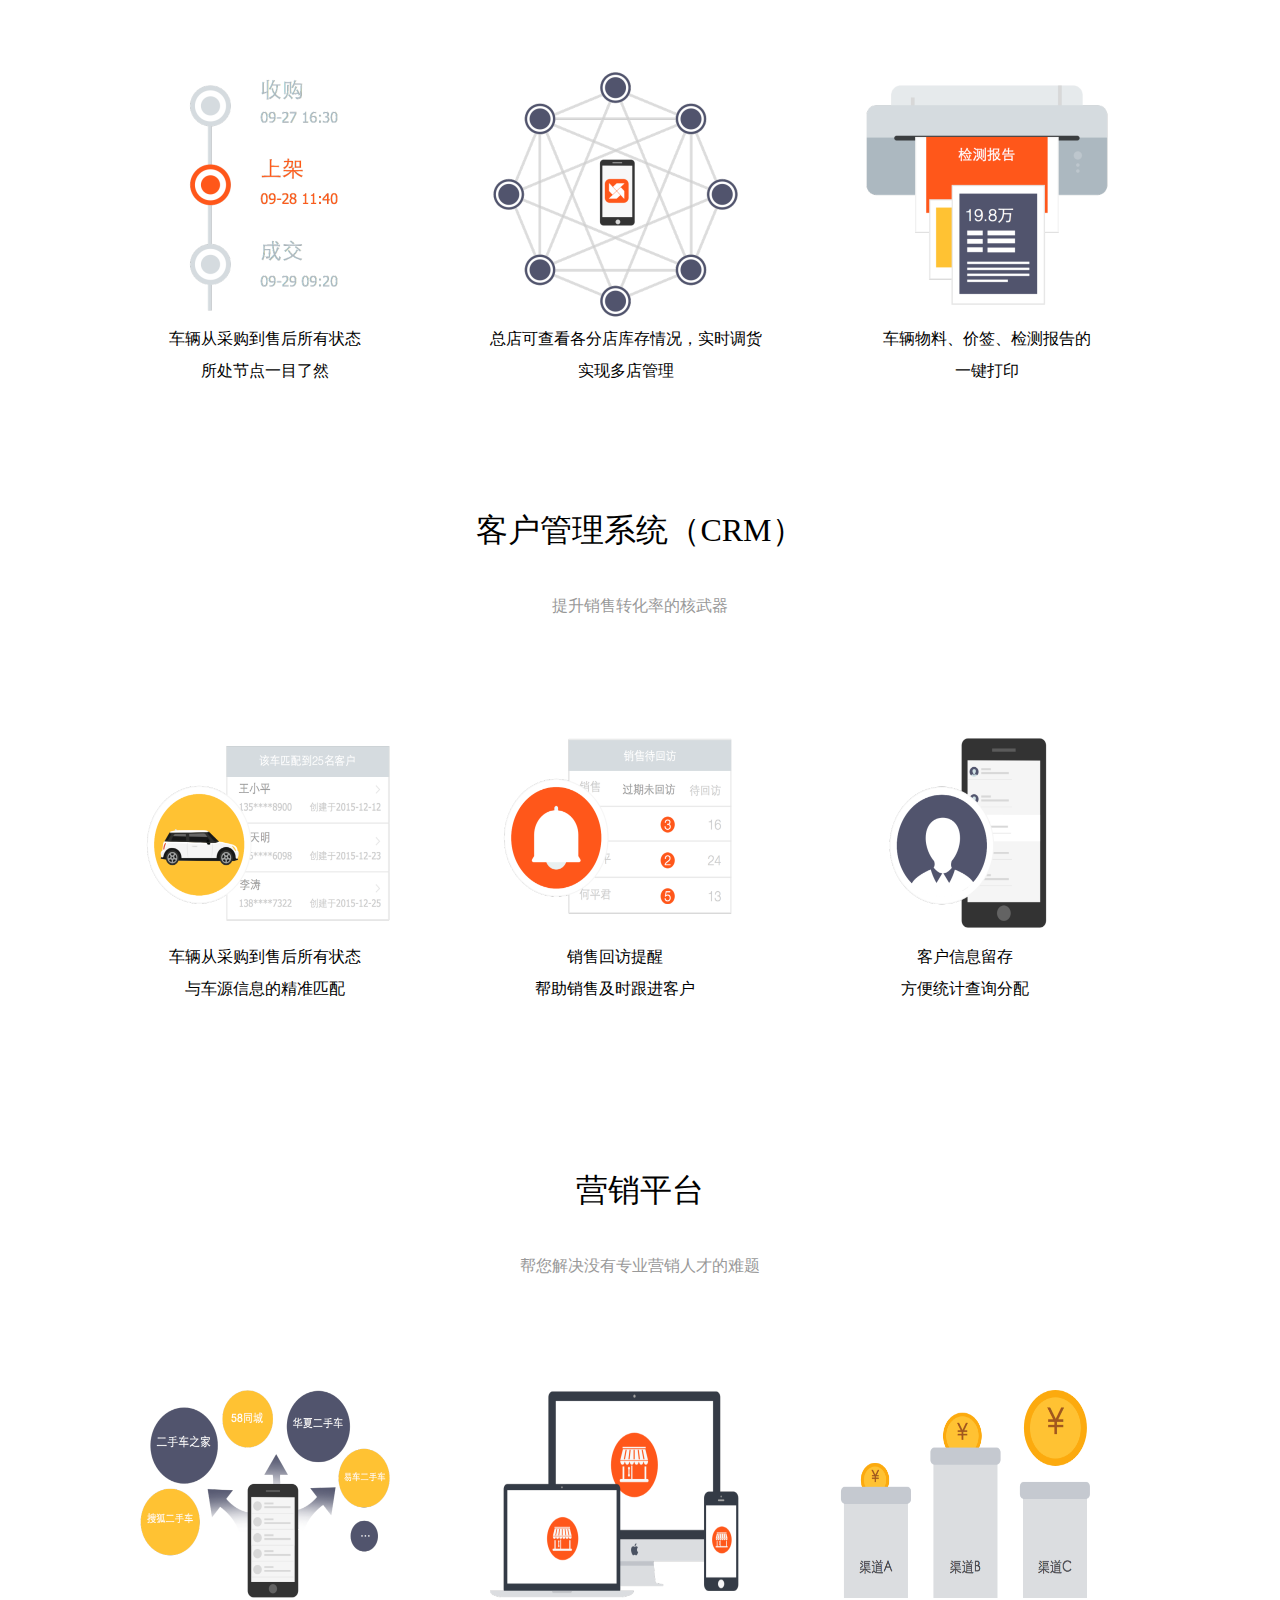
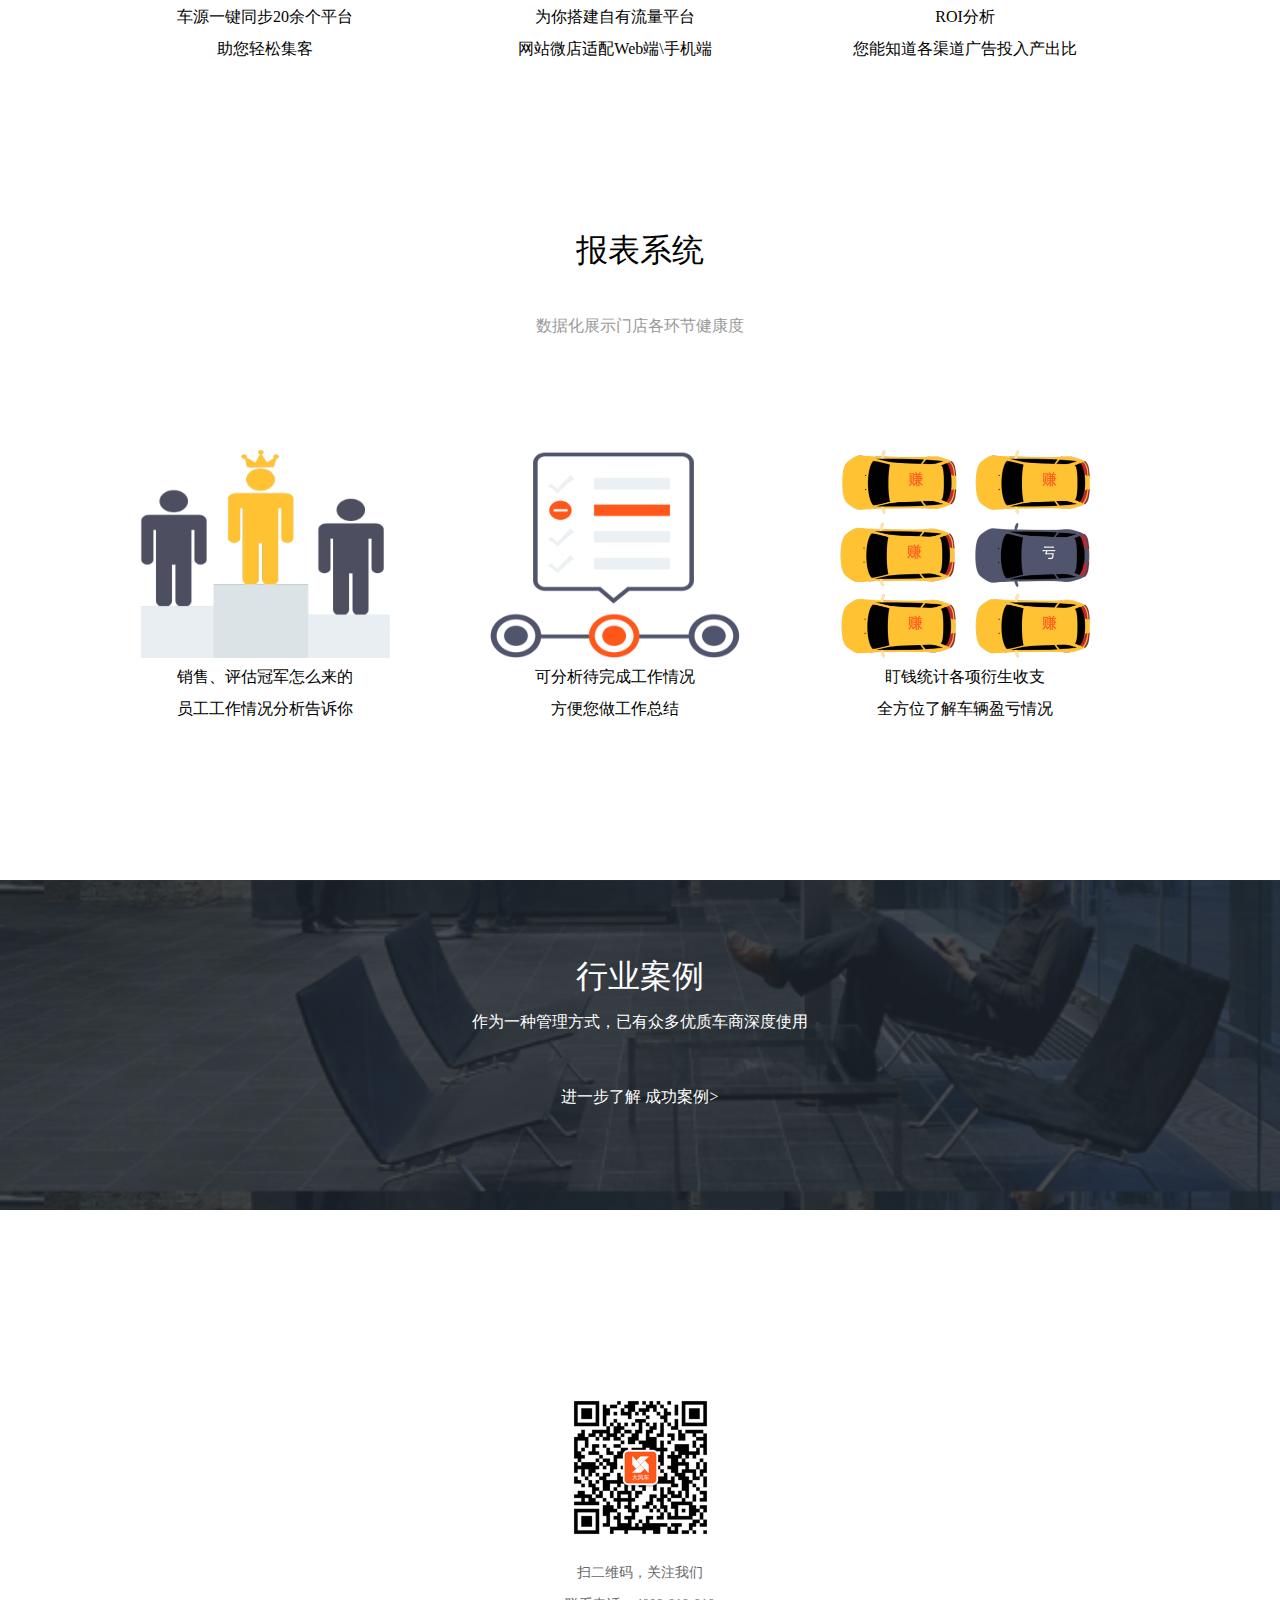
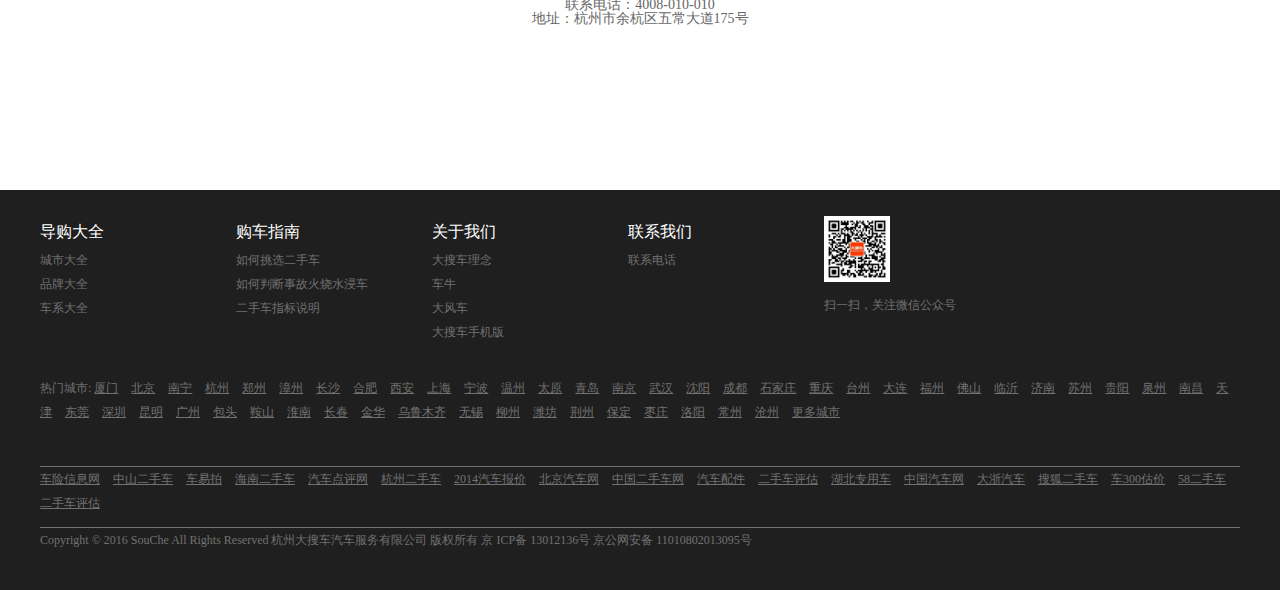
<file: windmill_product.html>
<!DOCTYPE html>
<html lang="en">
<head>
	<meta charset="utf-8"/>
	<title></title>
	<link rel="stylesheet" type="text/css" href="css/core1.css"/>
	<link rel="stylesheet" type="text/css" href="css/core2.css"/>
	<link rel="stylesheet" type="text/css" href="css/reset.css"/>
	<link rel="stylesheet" type="text/css" href="css/windmill_product.css"/>
</head>
<body>
	
	<!-- head - logo & nav -->
	<div class="head w1400">
		<a href="windmill_product.html"> <!-- logo & title -->
			<i class="logoPic"></i>
			<span>&nbsp;大风车</span>
		</a>

		<ul> <!-- nav -->
			<li><a href="windmill_product.html" class="active">产品介绍</a></li>
			<li><a href="windmill_example.html">成功案例</a></li>
			<li><a href="windmill_aboutus.html">关于我们</a></li>
		</ul>
	</div>

	<!-- banner - bgpic & ad -->
	<div class="bgBox">
		<div class="w1400">
			<div class="right">
				<div class="bgPic">
					<h1>大风车<br/>只想帮你赚更多的钱</h1>
					<div class="btn">
						<button>下载手机版</button>
						<button>下载电脑版</button>
						<button>免费申请使用</button>
					</div>
					<div class="introduce">
						<a href="#">
							<i class="info"></i>
							<span>&nbsp;了解版本特性</span></a>
						<a href="#">
							<i class="video"></i>
							<span>&nbsp;观看介绍视频</span></a>
					</div>
					<div class="word">
						<h3>适合拥有独立展厅，库存15台以上并拥有专业销售团队的大车商使用</h3>
						<h3>支持 iOS / Android / PC 端</h3>
					</div>
				</div>
			</div>
		</div>

	</div>

	<!-- main - report slide -->
	<ul class="main ">
		<li class="box" id="box01">
			<div class="text">
				<h1>评估系统</h1>
				<span>帮你实现提前5天卖车的梦想</span>
			</div>
			<div class="report w1200 box">
				<div class="reportLeft ">
					<img src="./image/reportleft1.png" alt="">
					<span>
						评估中的车辆即可匹配潜在客户 <br/>
						让销售提前进入卖车环节
					</span>
				</div>
				<div class="reportCenter">
					<img src="./image/reportleft2.png" alt="">
					<span>
						评估师业绩考量 <br/>
						让评估师了解自身每日工作情况
					</span>
				</div>
				<div class="reportRight">
					<img src="./image/reportleft3.png" alt="">
					<span>
						大数据估价参考 <br/>
						定价更准确
					</span>
				</div>
			</div>
		</li>
		<li class="box" id="box02">
			<div class="text">
				<h1>企业管理系统（ERP）</h1>
				<span>让您把控车辆的全生命周期</span>
			</div>
			<div class="ERP w1200 box">
				<div class="ERPLeft ">
					<img src="./image/ERP1.png" alt="">
					<span>
						车辆从采购到售后所有状态 <br/>
						所处节点一目了然
					</span>
				</div>
				<div class="ERPCenter">
					<img src="./image/ERP2.png" alt="">
					<span>
						总店可查看各分店库存情况，实时调货 <br/>
						实现多店管理
					</span>
				</div>
				<div class="ERPRight">
					<img src="./image/ERP3.png" alt="">
					<span>
						车辆物料、价签、检测报告的 <br/>
						一键打印
					</span>
				</div>
			</div>
		</li>
		<li class="box" id="box03">
			<div class="text">
				<h1>客户管理系统（CRM）</h1>
				<span>提升销售转化率的核武器</span>
			</div>
			<div class="CRM w1200 box">
				<div class="CRMLeft ">
					<img src="./image/CRM1.png" alt="">
					<span>
						车辆从采购到售后所有状态 <br/>
						与车源信息的精准匹配
					</span>
				</div>
				<div class="CRMCenter">
					<img src="./image/CRM2.png" alt="">
					<span>
						销售回访提醒 <br/>
						帮助销售及时跟进客户
					</span>
				</div>
				<div class="CRMRight">
					<img src="./image/CRM3.png" alt="">
					<span>
						客户信息留存 <br/>
						方便统计查询分配
					</span>
				</div>
			</div>
		</li>
		<li class="box" id="box04">
			<div class="text">
				<h1>营销平台</h1>
				<span>帮您解决没有专业营销人才的难题</span>
			</div>
			<div class="manage w1200 box">
				<div class="manageLeft ">
					<img src="./image/manage1.png" alt="">
					<span>
						车源一键同步20余个平台<br/>
						助您轻松集客
					</span>
				</div>
				<div class="manageCenter">
					<img src="./image/manage2.png" alt="">
					<span>
						为你搭建自有流量平台 <br/>
						网站微店适配Web端\手机端
					</span>
				</div>
				<div class="manageRight">
					<img src="./image/manage3.png" alt="">
					<span>
						ROI分析<br/>
						您能知道各渠道广告投入产出比
					</span>
				</div>
			</div>
		</li>
		<li class="box" id="box05">
			<div class="text">
				<h1>报表系统</h1>
				<span>数据化展示门店各环节健康度</span>
			</div>
			<div class="tax w1200">
				<div class="taxLeft ">
					<img src="./image/tax1.png" alt="">
					<span>
						销售、评估冠军怎么来的<br/>
						员工工作情况分析告诉你
					</span>
				</div>
				<div class="taxCenter">
					<img src="./image/tax2.png" alt="">
					<span>
						可分析待完成工作情况<br/>
						方便您做工作总结
					</span>
				</div>
				<div class="taxRight">
					<img src="./image/tax3.png" alt="">
					<span>
						盯钱统计各项衍生收支<br/>
						全方位了解车辆盈亏情况
					</span>
				</div>
			</div>
		</li>
	</ul>
    <div class="example">
		<div class="words">
			<h1>行业案例</h1>
			<span>作为一种管理方式，已有众多优质车商深度使用</span>
			<p>进一步了解 <a href="windmill_example.html">成功案例></a></p>
		</div>
	</div>
    <div class="code">
		<div class="text">
			<img src="./image/code1.png" alt="">
             <span>扫二维码，关注我们</span>
			 <p>联系电话：4008-010-010 <br/>
				地址：杭州市余杭区五常大道175号
			 </p>
		</div>
	</div>

	<div class="bottomNav">
		<div class="intro w1200">
			<ul class="guide">
				<li><a href="">导购大全</a></li>
				<li><a href="">城市大全</a></li>
				<li><a href="">品牌大全</a></li>
				<li><a href="">车系大全</a></li>
			</ul>
			<ul class="buycar">
				<li><a href="">购车指南</a></li>
				<li><a href="">如何挑选二手车</a></li>
				<li><a href="">如何判断事故火烧水浸车</a></li>
				<li><a href="">二手车指标说明</a></li>
			</ul>
			<ul class="aboutus">
				<li><a href="">关于我们</a></li>
				<li><a href="">大搜车理念</a></li>
				<li><a href="">车牛</a></li>
				<li><a href="">大风车</a></li>
				<li><a href="">大搜车手机版</a></li>
			</ul>
			<ul class="contactus">
				<li><a href="">联系我们</a></li>
				<li><a href="">联系电话</a></li>
			</ul>
			<ul class="code">
				<li><img src="./image/code" alt=""></li>
				<li>扫一扫，关注微信公众号</li>
			</ul>
		</div>
		<div class="city w1200">
			<span>热门城市:</span>
			<a href=""> 厦门</a>
			<a href="">北京</a>
			<a href="">南宁</a>
			<a href="">杭州</a>
			<a href="">郑州</a>
			<a href="">漳州</a>
			<a href="">长沙</a>
			<a href="">合肥</a>
			<a href="">西安</a>
			<a href="">上海</a>
			<a href="">宁波</a>
			<a href="">温州</a>
			<a href="">太原</a>
			<a href="">青岛</a>
			<a href="">南京</a>
			<a href="">武汉</a>
			<a href="">沈阳</a>
			<a href="">成都</a>
			<a href="">石家庄</a>
			<a href="">重庆</a>
			<a href="">台州</a>
			<a href="">大连</a>
			<a href="">福州</a>
			<a href="">佛山</a>
			<a href="">临沂</a>
			<a href="">济南</a>
			<a href="">苏州</a>
			<a href="">贵阳</a>
			<a href="">泉州</a>
			<a href="">南昌</a>
			<a href="">天津</a>
			<a href="">东莞</a>
			<a href="">深圳</a>
			<a href="">昆明</a>
			<a href="">广州</a>
			<a href="">包头</a>
			<a href="">鞍山</a>
			<a href="">淮南</a>
			<a href="">长春</a>
			<a href="">金华</a>
			<a href="">乌鲁木齐</a>
			<a href="">无锡</a>
			<a href="">柳州</a>
			<a href="">潍坊</a>
			<a href="">荆州</a>
			<a href="">保定</a>
			<a href="">枣庄</a>
			<a href="">洛阳</a>
			<a href="">常州</a>
			<a href="">沧州</a>
			<a href="">更多城市</a>
		</div>
		<div class="carweb w1200">
			<a href="">车险信息网</a>
			<a href="">中山二手车</a>
			<a href="">车易拍</a>
			<a href="">海南二手车</a>
			<a href="">汽车点评网</a>
			<a href="">杭州二手车</a>
			<a href="">2014汽车报价</a>
			<a href="">北京汽车网</a>
			<a href="">中国二手车网</a>
			<a href="">汽车配件</a>
			<a href="">二手车评估</a>
			<a href="">湖北专用车</a>
			<a href="">中国汽车网</a>
			<a href="">大浙汽车</a>
			<a href="">搜狐二手车</a>
			<a href="">车300估价</a>
			<a href="">58二手车</a>
			<a href="">二手车评估</a>
		</div>
		<div class="w1200">
		<span >
	        Copyright © 2016 SouChe All Rights Reserved 杭州大搜车汽车服务有限公司 版权所有 京 ICP备 13012136号 京公网安备 11010802013095号
       </span>
		</div>
	</div>

    <div class="screen-control">
		<ul>
			<li class="active" screen-id="box01"></li>
			<li screen-id="box02"></li>
			<li screen-id="box03"></li>
			<li screen-id="box04"></li>
			<li screen-id="box05"></li>
		</ul>
	</div>
</body>
<script src="js/jquery-1.12.2.min.js"></script>
<script src="js/windmill-screen-control.js"></script>
</html>
</file>
<file: css/core1.css>
body{
	width:100%;
	height:100%;
	padding-top:80px;
	position: relative;
}
/*基础样式*/
.w1200{
	margin:0 auto;
	width:1200px;
}
.w1280{
	margin:0 auto;
	width:1280px;
}
.icon{
	background-image:url(../image/icon.png);
}
.icon2{
	background-image:url(../image/aicons3.png);
}

#all{
	width: 100%;
	height: 100%;
	position: absolute;
	left: 0;
	top: 0;
	background: rgb(17, 17, 17);
	z-index:101;
	opacity: 0.7;
	display:none;
}
/*顶部导航*/
.topNav{
	top:0;
	left:0;
	padding:20px 0;
	width:100%;
	height:36px;
	background-color:white;
	border-top:4px solid rgb(255, 88, 26);
	border-bottom:1px solid rgb(230,230,230);
	/*position: relative;*/
}
.topNav a:hover{
	color: rgb(255, 88, 26);
	cursor: pointer;
}
.logo{
	float:left;
	margin:0 18px 0 6px;
	width:82px;
	height:36px;
	background-image:url(../image/logo.png);
}

.area{
	float:left;
	margin:3px 50px 3px 0;
	width:86px;
	height:28px;
	border:1px solid rgb(237, 237, 237);
	border-radius:2px;
	position: relative;
	/*border:1px solid;*/
}
.i{
	 background-image: url("../image/aicons2.png");
 }
.i.down{
	position: absolute;
	width:8px;
	height:5px;
	top:10px;
	left:65px;
	background-position: 0 -75px;
}
.area span{
	display:block;
	padding-left:23px;
	height:28px;
	line-height:28px;
	font-size:14px;
	color:rgb(102, 102, 102);
	cursor:pointer;
}
.topNav a{
	color:rgb(51, 51, 51);
}
.topNav a:hover{
	color:rgb(255, 87, 26);
}
.topNav .anchor{
	float:left;
	margin-right:34px;
	font-size:14px;
	line-height:36px;
	vertical-align:middle;
}
.topNav a.anchor:hover, .top .sign:hover{
	color:rgb(255, 88, 26);
}
.topNav div.anchor{
	display:inline;
}
.topNav input{
	float:left;
	margin-right:65px;
	padding:0 8px;
	width:200px;
	height:28px;
	border:2px solid rgb(230, 230, 230);
	line-height:28px;
	outline:none;
}
.topNav input:focus{
	border-color:rgb(204, 204, 204);
}
.topNav .sign{
	float:left;
	margin-right:15px;
	font-size:12px;
	line-height:36px;
}
.topNav .tel{
	float:right;
	width:154px;
	height:36px;
}
.topNav.normal{
	position:absolute;
}

/* 地域选择框 */
/* <div id="areasSelectBox"></div> */
.area{
	position:relative;
	z-index:2;
	font-size:14px;
}
.areaSelectBox{
	display:none;
	position:absolute;
	top:30px;
	left:-1px;
	background-color:white;
	width:318px;
	height:auto;
	border:1px solid #FF581A;
	padding:0 20px 20px 20px;
}

.areaSelectBox>.hotCity{
	height:65px;
	line-height:65px;
	width:100%;
	margin-bottom:20px;
	border-bottom:1px solid #EDEDED;
}
.hotCity>span{
	width:60px;
	text-align:center;
	height:65px;
	line-height:65px;
	display:block;
	float:left;
	color:gray;
}
.hotCity>a{
	display:block;
	float:left;
	height:65px;
	line-height:65px;
	margin-left:10px;
	color:#FF581A;
}

.areaSelectBox>.otherCity{
	width:100%;
	height:30px;
	line-height:30px;
}
.otherCity>span{
	width:59px;
	text-align:center;
	height:30px;
	line-height:30px;
	border-right:1px solid #EDEDED;
	display:block;
	float:left;
	color:gray;
}
.otherCity>a{
	margin-left:10px;
	display:block;
	float:left;
	height:30px;
	line-height:30px;
}

/* 商家服务选项框 */
/* <div class="serviceBox"></div> */
#service{
	cursor:pointer;
	position:relative;
}
.serviceBox{
	font-size:14px;
	position:absolute;
	top:-4px;
	left:-9px;
	background-color:white;
	width:70px;
	height:105px;
	border:2px solid #FC5819;
	padding:2px 0;
	z-index: 2;
	display:none;
}

.serviceBox>a{
	display:block;
	height:35px;
	line-height:35px;
	width:100%;
	text-align:center;
}
.serviceBox>.aTab1:hover,.serviceBox>.aTab2:hover{
	color:#FF571A;
}

/*底部导航*/
.bottomNav{
	height:400px;
	background-color:rgb(31, 31, 31);
}
.bottomNav .intro{
	overflow: hidden;
}
.bottomNav .intro ul{
	float: left;
	width:160px;
	height:130px;
	margin-right: 36px;
	margin-top: 26px;
}
.bottomNav .intro ul li{
	color:rgb(113,113,113);
	font-size: 12px;
	line-height: 24px;
}
.bottomNav .intro ul li:nth-of-type(1){
	color:#fff;
	font-size: 16px;
	line-height:32px;
}
.bottomNav .intro .code img{
	width:66px;
	height:66px;
}
.bottomNav .city,.bottomNav .carweb,.bottomNav .w1200>span{
	color:rgb(113,113,113);
	margin-top: 30px;
	font-size: 12px;
	line-height: 24px;
	width:1200px;
	height:60px;
}
.bottomNav .carweb{
	border-top:1px solid rgb(113,113,113);
	border-bottom:1px solid rgb(113,113,113);
}
.bottomNav .city a,.bottomNav .carweb a{
	text-decoration: underline;
	margin-right: 10px;
	text-align: center;
}

/*侧边栏*/
.fixedNav{
	position:fixed;
	right:0;
	bottom:50px;
	width:52px;
	height:284px;
	z-index:1;
	transition:width .25s;
}
.fixedNav:hover{
	width:80px;
}
.fixedNav:hover .anchor span{
	width:auto;
}
.fixedNav div{
	height:34px;
	overflow:hidden;
	background-color:rgb(255, 88, 26);
	text-indent:14px;
	font-size:14px;
	line-height:34px;
	color:white;
}
.fixedNav .anchor{
	cursor: pointer;
	float:left;
	width:100%;
	height:54px;
	overflow:hidden;
	background-color:rgb(247, 247, 247);
	border-bottom:1px solid rgb(230, 230, 230);
	border-left:1px solid rgb(230, 230, 230);
	font-size:12px;
	color:rgb(102, 102, 102);
	position: relative;
}
.fixedNav .anchor:hover{
	background-color:white;
}
.fixedNav .anchor .icon3{
	margin:10px 0 8px 18px;
	display:block;
	width:17px;
	height:17px;
	/*background-color:black;*/
	background-image: url("../image/aicons3.png");
}
.fixedNav .anchor .favor{
	background-position:0 0;
}
.fixedNav .anchor .favor1{
	background-position:0 -20px;
	display: none;
}
.fixedNav .anchor .consult{
	background-position:-19px 0;
}
.fixedNav .anchor .consult1{
	background-position:-19px -19px;
	display: none;
}
.fixedNav .anchor .sell{
	background-position:-40px -42px;
}
.fixedNav .anchor .sell1{
	background-position:-40px -60px;
	display: none;
}
.fixedNav .anchor .feedback{
	background-position:-80px -1px;
}
.fixedNav .anchor .feedback1{
	background-position:-80px -21px;
	display: none;
}
.fixedNav .anchor span{
	margin-left:16px;
	display:block;
	width:24px;
	height:12px;
	overflow:hidden;
}
.top{
	position:fixed;
	right:0;
	bottom:50px;
	width:52px;
	height:25px;
	background-color:rgb(51, 51, 51);
	text-align:center;
	font-size:12px;
	line-height:25px;
	color:white;
	cursor:pointer;
	z-index:1;
}
.feedbackform{
	width:800px;
	height:400px;
	background: #fff;
	position:fixed;
	right:0;
	bottom:50px;
	z-index:1;
	display: none;
}
.feedbackform .head{
	width:900px;
	height:35px;
	background:rgb(255,87,26);
	color:#fff;
	position: relative;
}
.feedbackform .head span{
	font-size: 16px;
	line-height: 35px;
	text-indent: 30px;
	display: block;
}
.feedbackform .head .close{
	position: absolute;
	top:10px;
	right:110px;
	display: block;
	width: 12px;
	height:12px;
	background-position:-100px 0;
	overflow: hidden;
	cursor: pointer;
}
.feedbackform .right{
	width:55px;
}
.feedbackform .right .anchor{
	float:left;
	width:100%;
	height:54px;
	overflow:hidden;
	background-color:rgb(247, 247, 247);
	border-bottom:1px solid rgb(230, 230, 230);
	border-left:1px solid rgb(230, 230, 230);
	font-size:12px;
	color:rgb(102, 102, 102);
	position: relative;
	cursor:pointer;
}
.feedbackform .right .anchor:hover{
	background-color:white;
}
.feedbackform .right .anchor .icon3{
	margin:10px 0 8px 18px;
	display:block;
	width:17px;
	height:17px;
	/*background-color:black;*/
	background-image: url("../image/aicons3.png");
}
.feedbackform .right .anchor .favor{
	background-position:0 0;
}
.feedbackform .right .anchor .consult{
	background-position:-19px 0;
}
.feedbackform .right .anchor .sell{
	background-position:-40px -42px;
}
.feedbackform .right .anchor .feedback{
	background-position:-80px -20px;
}
.feedbackform .right .anchor span{
	margin-left:16px;
	display:block;
	width:24px;
	height:12px;
	overflow:hidden;
}

.feedbackform .left>span{
	display: block;
	font-size: 14px;
	line-height: 55px;
	text-indent: 30px;
}
.feedbackform .left textarea{
	width:400px;
	height:150px;
	max-width: 400px;
	max-height: 150px;
	display: block;
	margin:30px auto;
}
.feedbackform .left button{
	border-radius:5px;
	background-color:#ff571a;
	color:white;
	font-size:14px;
	padding:0 20px;
	height:30px;
	border:none;
	cursor:pointer;
	outline:none;
	display: block;
	margin-left: 600px;
}

.signBox{
	width:400px;
	height:450px;
	background: #fff;
	position:fixed;
	left:40%;
	top:20%;
	z-index:102;
	display: none;
}
.signBox>span{
	display: block;
    font-size: 16px;
	line-height: 100px;
	text-indent: 20px;
}
.signBox .close{
	position: absolute;
	display: block;
	width: 18px;
	height: 18px;
	background: url("../image/close.png") no-repeat;
	right: 20px;
	top: 40px;
	cursor: pointer;
}

.signBox .form{
	width:260px;
	height:180px;
	/*border:1px solid;*/
	margin:0 auto;
}
.signBox .form label{
	display: block;
	font-size: 15px;
	color:rgb(68,68,68);
	line-height: 50px;
}
.signBox .form   .tel-controller input{
	background: url("../image/tel.png") no-repeat;
	background-position: right center;
	width: 243px;
	height: 21px;
	line-height: 20px;
	border: 1px solid #d1d1d1;
	padding-left: 7px;
	padding-top: 5px;
	padding-bottom: 5px;
}
.signBox .form .mail-controller input{
	background: url("../image/captcha.png") no-repeat;
	background-position: right center;
	width: 137px;
	height: 19px;
	line-height: 20px;
	border: 1px solid #d1d1d1;
	padding-left: 7px;
	vertical-align: top;
	padding-top: 7px;
	padding-bottom: 7px;
}
.signBox .form button {
	width: 97px;
	height: 35px;
	border: 1px solid #d1d1d1;
	border-radius: 3px;
	background-color: #f5f5f5;
	font-size: 12px;
	color: #333;
	margin-left: 5px;
	cursor: pointer;
	line-height: 35px;
	vertical-align: top;
}
.signBox .form-button {
	width: 250px;
	height: 35px;
	color: #fff;
	font-size: 16px;
	border: none;
	background-color: #FF5517;
	margin-top: 15px;
	margin-left: 70px;
	cursor: pointer;
	border-radius: 3px;
}
</file>
<file: css/index.css>
/*轮播图*/
.banner{
	position:relative;
	height:460px;
}
.banner:hover i{
	opacity:.5;
}
.banner a{
	position:absolute;
	width:100%;
	height:100%;
	background-position:center;
	background-size:100% 100%;
}
.banner .current{
	z-index:1;
}
.banner i{
	position:absolute;
	top:208px;
	width:25px;
	height:44px;
	z-index:1;
	opacity:0;
	transition:opacity .5s;
}
.banner i:hover{
	opacity:1;
}
.banner .previous{
	left:66px;
	background-position:0 -37px;
}
.banner .next{
	right:66px;
	background-position:-26px -37px;
}
/*页中导航*/
.nav{
	height:139px;
	margin-top: 20px;
	/*overflow: hidden;*/
	/*border:1px solid rgb(217, 217, 217);*/
}
.nav a:hover{
	color:rgb(255,87,26);
}
.clear:after{
	content:".";
	display:block;
	height:0;
	clear:both;
	visibility:hidden;
}
.nav .left,.nav .right,.nav .center{
	/*overflow: hidden;*/
	width:390px;
	height:122px;
	border:2px solid #fff;
	border-right:2px solid rgb(217, 217, 217);
	float:left;
}
.nav .right{
	border:none;
}
.nav .left .brand,.nav .center .model,.nav .right .price{
	padding-top: 30px;
	padding-left: 10px;
	position: relative;
	border: 2px solid #fff;
	/*border-bottom: 2px solid #ccc;*/
	background: #fff;
	/*border:2px solid rgb(217, 217, 217);*/
}
.nav .left .brand{
	z-index: 100;
}
.nav .left .brand>span,.nav .center .model>span,.nav .right .price>span{
	display: block;
	font-size: 16px;
	font-weight: bold;
}
.nav .left .brand>i,.nav .center i>span,.nav .right .price>i{
	background-image: url("../image/aicons2.png");
}
.nav .left .brand>i,.nav .center .model>i,.nav .right .price>i{
	position: absolute;
	width:8px;
	height:5px;
	top:32px;
	left:350px;
	background-position: 0 -75px;
}
.nav .left .brand ul,.nav .center .model ul,.nav .right ul{
	margin-left:-12px;
	margin-top: 20px;
	width:386px;
	height:53px;
	z-index:111;
	overflow: hidden;
	/*border:1px solid rgb(217, 217, 217);*/
}
.nav .left .brand ul{
	border:2px solid #fff;
}
.nav .left .brand ul li,.nav .center .model li,.nav .right .price ul li{
	float:left;
	width:60px;
	height:50px;
}
.nav .left .brand ul li img{
	width:32px;
	height:24px;
}
.nav .left .brand ul li p,.nav .center .model ul li p,.nav .right .price ul li {
	font-size: 12px;
	color:rgb(102,102,102);
	margin-left: 5px;
}
.nav .left{
	position: relative;
}
/*品牌下拉框*/
.nav .left #brandBox{
	position: absolute;
	width: 640px;
	height:800px;
	padding-left: 24px;
	padding-bottom: 30px;
	top: 122px;
	left: -2px;
	z-index:10;
	background: #fff;
	border: 2px solid #ff571a;
	display: none;
}
.nav .left #brandBox span {
	display: block;
	font-size: 14px;
	line-height: 20px;
	margin-bottom: 20px;
}
.nav .left #brandBox .left,.nav .left #brandBox .right{
	width:300px;
	height:750px;
	float: left;
	/*border:1px solid;*/
}
.nav .left  #brandBox .left{
	margin-right: 20px;
}
.nav .left  #brandBox .brand-item{
	margin-bottom: 10px;
	width: 270px;
}
.nav .left  #brandBox .brand-item .letter {
	color: #ff571a;
	font-weight: bold;
	font-size: 14px;
	float: left;
	width: 40px;
}
.nav .left #brandBox .brand-item .brand-letter{
	float: left;
	width: 225px;
}
.nav .left #brandBox .brand-item .brand-letter a{
	font-size: 12px;
	color: #444;
	margin-right: 13px;
	margin-bottom: 15px;
	display: inline-block;
	float: left;
	width: auto;
	cursor:pointer;
}
.nav .left #brandBox .brand-item .brand-letter a:hover{
	color:rgb(255,87,26);
}
.nav .center .model ul{
	width:386px;
	margin-left:-12px;
	border:2px solid #fff;
	z-index: 101;
}
.nav .center .model ul li{
	position: relative;
}
.nav .center .model ul li .model-img{
	width: 50px;
	height: 20px;
	background-image: url("../image/car_modal_sprite.png");
}
.nav .center .model ul li .model1{
	margin: 0 auto;
	margin-top: 4px;
	position: absolute;
	background-position:-1px -1px;
	top:1px;
	left:1px;
}
.nav .center .model ul li .model2{
	position: absolute;
	background-position:-48px -16px;
	top:1px;
	left:1px;
}
.nav .center .model ul li .model3{
	position: absolute;
	background-position:-100px -16px;
	top:1px;
	left:1px;
}
.nav .center .model ul li .model4{
	margin-top:4px;
	position: absolute;
	background-position:-1px -20px;
	top:1px;
	left:1px;
}
.nav .center .model ul li .model5{
	margin-top:4px;
	position: absolute;
	background-position:-48px -20px;
	top:1px;
	left:1px;
}
.nav .center .model ul li .model6{
	margin-top:4px;
	position: absolute;
	background-position:-100px -20px;
	top:1px;
	left:1px;
}
.nav .center .model ul li p{
	padding-top: 20px;
}
.nav .center{
	position: relative;
}
/*模型下拉框*/
.nav .center #modelBox {
	position: absolute;
	top:100px;
	left:-22px;
	margin: 20px;
	margin-bottom: 25px;
	width:390px;
	height:220px;
	border:2px solid rgb(255,87,26);
	border-top:none;
	background: #fff;
	z-index: 100;
	display: none;
}
.nav .center #modelBox .model-left{
	display: block;
	width:70px;
	height:220px;
	float:left;
	margin-right: 20px;
}
.nav .center #modelBox .model-left li{
	line-height: 20px;
	margin-bottom: 10px;
	padding-left: 10px;
	font-size: 12px;
	width:60px;
	height:20px;
	border-right:1px solid #ccc;
}
.nav .center #modelBox .model-right{
	font-size: 14px;
	display: block;
	width:300px;
	height:220px;
	float:left;
    color:rgb(129,129,129);
}
.nav .center #modelBox .model-right .model-item{
	margin-bottom: 10px;
	height:20px;
	/*border:1px solid;*/
	line-height: 20px;
}
	/*主体内容*/
.main{
	padding-top:90px;
	overflow:hidden;
	background-color:rgb(242, 242, 242);
}
.main .w1200{
	overflow:hidden;
}
.main h1{
	text-align:center;
	font-size:32px;
	color:rgb(51, 51, 51);
}
.main p{
	color:rgb(153, 153, 153);
}
.main > p, .product > p{
	margin:20px 0 42px;
	text-align:center;
}
.main .container{
	width:1220px;
}
.main .container a{
	float:left;
	margin:40px 30px 0 10px;
	padding-left:285px;
	width:285px;
	height:240px;
	background-color:white;
	background-repeat:no-repeat;
	text-align:center;
}
.main .container a:hover{
	box-shadow:0 4px 8px 0 rgb(182, 182, 182);
}
.main .container a:hover h2{
	color:rgb(255, 88, 26);
}
.main .container a:hover img{
	margin-left:-10px;
}
.main .container a h2{
	margin-top:34px;
	font-size:20px;
	color:rgb(68, 68, 68);
}
.main .container a p{
	margin-top:16px;
	font-size:14px;
}
.main .container a img{
	margin-top:45px;
	width:160px;
	height:105px;
	transition:margin-left .25s;
}
.main .product{
	margin-top:80px;
	padding-top:82px;
	height:390px;
	background-color:white;
	overflow: hidden;
}
.main .product img{
    width:64px;
	height:64px;
}
.main .product .product-item .left,.main .product .product-item .center,.main .product .product-item .right{
	margin-top: 50px;
	width: 360px;
	height: 180px;
	float: left;
	border-right: 1px solid #E6E6E6;
	padding-left: 32px;
}
.main .product .product-item .right{
	border:none;
}
.main .product .product-item .left .logo-text,.main .product .product-item .center .logo-text,
.main .product .product-item .right .logo-text{
    width:340px;
	height:80px;
	overflow: hidden;
}
.main .product .product-item .left .logo-text img,.main .product .product-item .center .logo-text img,
.main .product .product-item .right .logo-text img{
	float:left;
	margin-right: 20px;
}
.main .product .product-item .left .logo-text>p,.main .product .product-item .center .logo-text>p,
.main .product .product-item .right .logo-text>p{
	color:#000;
	display: block;
	float:left;
}
.main .product .product-item .left .logo-wrapper>p,.main .product .product-item .center .logo-wrapper>p,
.main .product .product-item .right .logo-wrapper>p{
	font-size: 14px;
	line-height: 28px;
}
.main .product .product-item .left .logo-wrapper .support,.main .product .product-item .center .logo-wrapper .support,
.main .product .product-item .right .logo-wrapper .support{
	color:#000;
	font-size: 14px;
	line-height: 28px;
}
.main .product .product-item .left .logo-wrapper a,.main .product .product-item .center .logo-wrapper a,
.main .product .product-item .right .logo-wrapper a{
	color:rgb(255,87,26);
	font-size: 16px;
	line-height: 40px;
}
</file>
<file: css/aboutus.css>
/* aboutus.css - main */
.aboutusBg{
	width:750px;
	height:500px;
	margin:0 auto;
	margin-top:50px;
}

.aboutUs{
	width:710px;
	font-size:16px;
	padding:0 20px;
	height:auto;
	margin:0 auto;
	margin-top:20px;
	margin-bottom: 32px;
}
.aboutUs>h1{
	width:100%;
	text-align:center;
	height:150px;
	line-height:150px;
	font-size:36px;
	font-weight:bold;
}
.aboutUs>p{
	margin-bottom:30px;
}
.aboutUs>span{
	display:block;
	line-height:30px;
}
</file>
<file: css/buy.css>
.main{
	height:2000px;
}
.main .left{
	float:left;
	width:242px;
}
.main .left .bottom h2{
	font-size:14px;
	line-height:18px;
}
.main .left .bottom{
	padding:10px 16px;
	width:208px;
	border:1px solid rgb(237, 237, 237);
	margin-top: 20px;
}
.main .left .bottom .select{
	position:relative;
	margin:10px 0 20px;
	width:206px;
	height:30px;
	border:1px solid rgb(229, 229, 229);
	cursor:pointer;
}
.main .left .bottom .select.normal ul{
	display:none;
}
.main .left .bottom .select.current{
	z-index:1;
}
.main .left .bottom .select:hover span{
	color:rgb(255, 88, 26);
}
.main .left .bottom .select span{
	margin-left:10px;
	font-size:12px;
	line-height:30px;
	color:rgb(170, 170, 170);
}
.icon2.down{
	position:absolute;
	top:12px;
	right:8px;
	width:14px;
	height:8px;
	background-position:-8px -134px;
}
.main .left .bottom .select ul{
	position:absolute;
	top:25px;
	left:-1px;
	width:100%;
	border:1px solid rgb(217, 217, 217);
}
.main .left .bottom .select ul li{
	padding-left:20px;
	height:25px;
	background-color:white;
	font-size:12px;
	line-height:25px;
	color:rgb(102, 102, 102);
}
.main .left .bottom .select ul li:hover{
	background-color:rgb(255, 88, 26);
	color:white;
}
/*右侧*/
/*商品列表*/
.main .right{
	float:right;
	width:1020px;
}
.main .right .bottom{
	overflow:hidden;
	width:100%;
}
.main .right .bottom .container{
	width:1040px;
}
.main .right .bottom .container .box{
	position:relative;
	float:left;
	margin-top:20px;
	margin-right:20px;
	width:240px;
	height:320px;
	background-repeat:no-repeat;
	background-size:100% 160px;
}
.main .right .bottom .container .box .detail{
	position:absolute;
	bottom:0;
	padding:0 14px;
	width:210px;
	height:159px;
	border-width:0 1px 1px;
	border-style:solid;
	border-color:rgb(230, 230, 230);
}
.main .right .bottom .container .box .detail a{
	position:absolute;
	top:-160px;
	left:0;
	padding:170px 16px;
	height:44px;
	font-size:14px;
	line-height:22px;
	word-break:break-all;
	color:rgb(51, 51, 51);
}
.main .right .bottom .container .box .detail .price{
	margin-top:60px;
	font-size:16px;
	font-weight:bold;
	color:rgb(255, 88, 26);
}
.main .right .bottom .container .box .detail .content{
	margin-top:9px;
	font-size:12px;
	color:rgb(153, 153, 153);
}
.main .right .bottom .container .box .detail .mark{
	position:absolute;
	bottom:0;
	width:210px;
	height:37px;
	border-top:1px solid rgb(230, 230, 230);
}
.main .right .bottom .container .box .detail .mark em{
	padding:0 3px;
	background-color:rgb(96, 178, 94);
	font-size:12px;
	line-height:37px;
	color:white;
}
.main .right .bottom .container .box .sold{
	position:absolute;
	top:40px;
	left:50%;
	margin-left:-39px;
	width:78px;
	height:78px;
	background-color:rgb(230, 230, 230);
	text-align:center;
	font-size:24px;
	line-height:78px;
	color:rgb(162, 162, 162);
	opacity:.8;
	border-radius:50%;
}
.main .right .changepage{
	width:480px;
	height:60px;
	overflow: hidden;
	margin: 80px auto;
}
.main .right .changepage li{
	float:left;
	width:40px;
	height:40px;
	border:1px solid #ccc;
	margin-right: 5px;
	line-height: 40px;
	text-align: center;
}
.main .right .changepage li:hover{
	cursor: pointer;
	color:#fff;
	background: rgb(255,87,26);
	border:1px solid rgb(255,87,26);
}
.bottomNav{
	margin-top:400px;
}
</file>
<file: css/oxcart.css>
body{
	padding:0;
}
.w1200{
	width:1200px;
	margin:0 auto;
}
/* logo head */
.logo{
	overflow:hidden;
	position:relative;
	width:100%;
	height:76px;
	border-top:4px solid #E63939;
}
.logo>img{
	position:absolute;
	top:18px;
	left:10%;
	width:120px;
	height:40px;
	display:block;
	float:left;
}
.logo>a{
	display:block;
	float:left;
	position:absolute;
	right:10%;
	line-height:76px;
	color:gray;
}
.bgBox{
	width:100%;
	height:600px;
	background-color:#1A1A1A;
	margin-bottom: 100px;
}
/* banner - bgpic */
.bgBox>.bgPic{
	margin:0 auto;
	position:relative;
	width:1728px;
	height:600px;
	background-image:url("../image/windmillProject_bgpic.jpg");
}
/* banner - ad */
.bgPic>h1{
	position:absolute;
	top:150px;
	left:800px;
	font-size:46px;
	color:white;
	line-height: 92px;
}
.bgPic>.code{
	position:absolute;
	top:350px;
	left:800px;
    overflow: hidden;
}
.bgPic>.code>button{
	border-radius:5px;
	background-color:#ff571a;
	color:white;
	font-size:18px;
	padding:0 20px;
	height:50px;
	border:none;
	cursor:pointer;
	outline:none;
	float:right;
	margin-left:40px;
	margin-top:40px;
}
.section{
	width:100%;
	height:800px;
	overflow: hidden;
}
.section .left{
	float:left;
	width:600px;
}
.section .left .word{
	width:320px;
	height:120px;
	margin:150px auto;
	/*border:1px solid;*/
	text-align: center;
	line-height: 120px;
}
.section .left .word span{
	font-size: 14px;
	color:rgb(153,153,153);
}
.section .right{
	 float:left;
	 width:600px;
 }
.section .right .wrapper{
	margin-top: 100px;
}
.section.one .right img{
	width:460px;
	height:430px;
}
.two,.four{
	background: rgb(248,248,248);
}
.section.two .right .wrapper .company-list .th{
	overflow: hidden;
}
.section.two .right .wrapper .company-list .th>img{
	width:74px;
	height:35px;
	margin-right: 30px;
	margin-top: 20px;
	float: left;
}
.section.two .right .wrapper .phone>img{
	margin-top: 100px;
	width:415px;
	height:277px;
}
.section.three .right .origin{
	width:320px;
	height:220px;
}
.section.three .right .hand{
	width:350px;
	height:280px;
}
.section.four .right .wrapper{
	margin-top: 200px;
	position:relative;
}
.section.four .right .wrapper .lunzi{
	width:305px;
	height:305px;

}
.section.four .right .wrapper .model{
	width:61px;
	height:66px;
}
.section.four .right .wrapper .ren{
	position:absolute;
	left:-90px;
	top:120px;
}
.section.four .right .wrapper .bag{
	position:absolute;
	left:125px;
	top:320px;
}
.section.four .right .wrapper .ok{
	position:absolute;
	left:120px;
	top:-80px;
}
.section.four .right .wrapper .money{
	position:absolute;
	left:320px;
	top:140px;
}

/*底部导航*/
.bottomNav{
	height:400px;
	background-color:rgb(31, 31, 31);
}
.bottomNav .intro{
	overflow: hidden;
}
.bottomNav .intro ul{
	float: left;
	width:160px;
	height:130px;
	margin-right: 36px;
	margin-top: 26px;
}
.bottomNav .intro ul li{
	color:rgb(113,113,113);
	font-size: 12px;
	line-height: 24px;
}
.bottomNav .intro ul li:nth-of-type(1){
	color:#fff;
	font-size: 16px;
	line-height:32px;
}
.bottomNav .intro .code img{
	width:66px;
	height:66px;
}
.bottomNav .city,.bottomNav .carweb,.bottomNav .w1200>span{
	color:rgb(113,113,113);
	margin-top: 30px;
	font-size: 12px;
	line-height: 24px;
	width:1200px;
	height:60px;
}
.bottomNav .carweb{
	border-top:1px solid rgb(113,113,113);
	border-bottom:1px solid rgb(113,113,113);
}
.bottomNav .city a,.bottomNav .carweb a{
	text-decoration: underline;
	margin-right: 10px;
	text-align: center;
}

.screen-control {
	width: 20px;
	position: fixed;
	top: 50%;
	margin-top: -50px;
	left: 30px;
	/*display: none;*/
}
.screen-control li {
	cursor: pointer;
	width: 14px;
	height: 14px;
	background: #d8d8d8;
	margin: 5px 0;
	border-radius: 14px;
}
.screen-control li.active {
	background: #ff571a;
}
</file>
<file: css/sell.css>
/* sell - main */

/* sell - bg */
.sellBg{
	margin:0 auto;
	width:1441px;
	height:460px;
	position:relative;
	background-image: url(../image/sell_sellBg.png);
}


/* sell - bgTitle */
.sellBgTitle{
	color:white;
	padding-top:100px;
	padding-left:200px;
}
.sellBgTitle>h1{
	font-size:40px;
	font-weight:bold;
	line-height:70px;
}
.sellBgTitle>span{
	font-size:18px;
}


/* sell - sellPaper */
.sellPaper{
	padding:20px 30px;
	position:absolute;
	top:30px;left:800px;
	background-color:white;
	width:320px;
	height:360px;
}

/* sell - sellPaperTitle */
.paperTitle{
	margin-bottom:20px;
	width:100%;
	overflow:hidden;
}
.paperTitle>span{
	line-height:40px;
	display:block;
	float:left;
	height:40px;
	font-size:18px;
}
.paperTitle>a{
	display:block;
	float:right;
	font-size:14px; color:#FF571A;
	height:40px;
	line-height:40px;
}

/* sell - sellPaperForm */
/* sellPaperForm - select */
.paperDetail>.input{
	margin-bottom:10px;
	border:2px solid #EDEDED;
	padding-left:10px;
	height:30px;
}
.input>span{
	display:block;
	float:left;
	color:#999;
	line-height:30px;
	font-size:14px;
	cursor:pointer;
}
.input>img{
	margin:13px 10px 0 0;
	width:7px;
	height:4px;
	float:right;
	cursor:pointer;
}
/*选择车型*/
.iptLR{
	width:306px;
	position: relative;
}
.select-box{
	font-size:12px;
	border:solid 1px #fd8340;
	width:536px;
	height:220px;
	padding:20px 20px 10px;
	position:absolute;
	z-index:5;
	background: #fff;
	display: none;
}
 .select-box .close-btn , .select-time .close-btn,.select-area .close-btn,.select-color .close-btn,.select-soldtime .close-btn{
	position:absolute;
	right:5px;
	top:5px;
	cursor: pointer;
}
 .select-box .wrap,.select-area .wrap {
	height:200px;
	border:solid 1px #ddd;
	margin-top:5px;
}
 .select-box ul, .select-time ul,.select-area ul,.select-color ul{
	margin-top: 10px;
	float:left;
	width:178px;
	height:200px;
	overflow-y: scroll;
}
.select-soldtime ul{
	margin-top: 10px;
	float:left;
	width:178px;
	height:200px;
}
 .select-box ul li, .select-time ul li,.select-area ul li,.select-color ul li,.select-soldtime ul li{
	height:25px;
	line-height:25px;
	padding:0 10px;
	background: url(../image/arr.gif) no-repeat 152px center;
	color:#626262;
	cursor: pointer;
}
 .select-box ul li.selected {
	background:url(../image/arr_selected.gif) no-repeat 152px center #fd8340;
	color:#fff;
}
 /*选择上牌时间*/
.iptL,.iptR{
	width:140px;
	float:left;
}
.iptL{
	margin-right:12px;
	position: relative;
}
.select-time{
	font-size:12px;
	border:solid 1px #fd8340;
	width:360px;
	height:220px;
	padding:20px 20px 10px;
	position:absolute;
	top:160px;
	z-index:5;
	background: #fff;
	display: none;
}
.select-area{
	font-size:12px;
	border:solid 1px #fd8340;
	width:360px;
	height:220px;
	padding:20px 20px 10px;
	position:absolute;
	left:-300px;
	top:210px;
	z-index:5;
	background: #fff;
	display: none;
}
.select-color{
	font-size:12px;
	border:solid 1px #fd8340;
	width:200px;
	height:220px;
	padding:20px 20px 10px;
	position:absolute;
	left:200px;
	top:210px;
	z-index:5;
	background: #fff;
	display: none;
}
.select-soldtime{
	font-size:12px;
	border:solid 1px #fd8340;
	width:200px;
	height:220px;
	padding:20px 20px 10px;
	position:absolute;
	left:-110px;
	top:250px;
	z-index:5;
	background: #fff;
	display: none;
}
.select-time ul li:hover,.select-area ul li:hover,.select-color ul li:hover,.select-soldtime ul li:hover{
	background:url(../image/arr_selected.gif) no-repeat 152px center #fd8340;
	color:#fff;
}
.iptS>span{
	padding-right:10px;
}
.iptS>input{
	border:none;
	outline:none;
	display:block;
	float:left;
	width:85px;
	height:30px;
}

/* sellPaperForm - checkbox */
.checkBox>span{
	display:block;
	float:left;
	width:154px;
	font-size:14px;
	height:25px;
	line-height:25px;
}
.checkBox>.sL{
	margin-right:12px;
}
.checkBox>span>input{
	vertical-align:middle;
}

/* sellPaperForm - button */
.paperDetail>button{
	border-radius:3px;
	width:100%;
	height:35px;
	background-color:#FF571A;
	border:none;
	outline:none;
	color:white;
	font-size:16px;
	margin-top:10px;
	cursor:pointer;
}

/* Sweep WeChat QRcode */
.paperDetail>.sweep{
	height:30px;
	line-height:30px;
	width:100%;
	text-align:center;
	font-size:14px;
	cursor:pointer;
}
/*二维码*/
.sellCode{
	padding:20px 30px;
	position:absolute;
	top:30px;left:800px;
	background-color:white;
	width:320px;
	height:360px;
	display: none;
}
.sellCode .wechat{
	margin-top: 32px;
	margin-bottom: 33px;
	margin-left: auto;
	margin-right: auto;
	width: 176px;
	height: 176px;
	background-image: url(../image/code1.png);
	background-size: 100%;
}
.sellCode p{
	height:30px;
	line-height:30px;
	width:100%;
	text-align:center;
	font-size:16px;
	cursor:pointer;
}
.sellCode .sweep{
	height:30px;
	line-height:150px;
	width:100%;
	text-align:center;
	font-size:14px;
	cursor:pointer;
	color:rgb(255,87,26);
}
/* Mid Line : Four Blocks */
.midLine,.bigLineItem{
	margin:0 auto;
	width:1200px;
	border-bottom:1px solid #EDEDED;
}
.midLine{
	height:148px;
}
.midLine>div{
	margin-top:50px;
	float:left;
	padding-left:80px;
	width:220px;
}
.midLine>div>h3{
	color:#FF571A;
	line-height:30px;
}
.midLine>div>span{
	font-size:14px;
	color:gray;
}


/* Three Big Line Item */
.bigLineItem{
	height:429px;
	padding:30px 0;
}
.bigLineItem>.img{
	float:left;
	margin-left:100px;
}
.bigLineItem>.word{
	margin:165px 0 0 50px;
	float:left;
	height:100px;
}
.word>h1{
	line-height:50px;
}
.word>span{
	line-height:25px;
	color:gray;
}


/* Want Sell Buttton */
.wantSell{
	width:120px;
	height:35px;
	margin:0 auto;
	margin-top:50px;
	margin-bottom: 76px;
}
.wantSell>button{
	border:none;
	color:white;
	width:120px;
	height:35px;
	background-color:#FF571A;
	outline:none;
	cursor:pointer;
	border-radius: 2px ;
}

/*info-send*/
.info-send{
	position: fixed;
	left:40%;
	top:20%;
	z-index:102;
	margin-left: -205px;
	width: 410px;
	height: 318px;
	padding: 22px;
	background: #fff;
	display: none;
}
.info-send span{
	font-size: 20px;
	color: #333;
	margin-bottom: 50px;
}
.info-send .close {
	position: absolute;
	width: 18px;
	height: 18px;
	background: url("../image/close.png") no-repeat;
	right: 20px;
	top: 20px;
	cursor: pointer;
}
.info-send #phone-form {
	width: 250px;
	margin: 0 auto;
}
.info-send #phone-form .woring {
	position: absolute;
	top: 55px;
	right: 100px;
	width: 250px;
	height: 32px;
	border: 1px solid #F29797;
	background: #FFE8EF;
	color: #EE394B;
	display:none;
}
.woring .error-tip {
	display: block;
	float: left;
	width: 12px;
	height: 12px;
	background: url('../image/error.png') no-repeat;
	margin-top: 10px;
	margin-left: 10px;
}
.woring span {
	line-height: 30px;
	margin-left: 10px;
}
#phone-form .sub-phone {
	position: relative;
	height: 22px;
	margin-bottom: 30px;
	margin-top:70px;
}
#phone-form .sub-phone span {
	position: absolute;
	top: 8px;
	left: -10px;
	color: #FF5417;
	font-size: 14px;
}
#phone-form .sub-phone #phone-num {
	width: 250px;
	height: 22px;
	border: 1px solid #DDDDDD;
	line-height: 18px;
	color: #999;
	padding: 6px 8px;
}
#phone-form .sub-name {
	height: 22px;
	margin-bottom: 30px;
	position: relative;
}
#phone-form .sub-name #user-name {
	width: 120px;
	height:22px;
	border: 1px solid #DDDDDD;
	line-height: 18px;
	color: #999;
	padding: 6px 8px;
	margin-right: 20px;
}
#phone-form .form-sub button {
	width: 250px;
	height: 40px;
	color: #fff;
	background: #FF5517;
	line-height: 40px;
	text-align: center;
	font-size: 16px;
	border-radius: 2px;
	border: none;
	cursor: pointer;
}
/*success-info*/
.success-info{
	position: fixed;
	top: 120px;
	left: 50%;
	margin-left: -205px;
	width: 410px;
	height:465px;
	background: #fff;
	text-align: center;
	z-index: 102;
	display: none;
}
.success-info .close {
	position: absolute;
	width: 18px;
	height: 18px;
	background: url("../image/close.png") no-repeat;
	right: 20px;
	top: 20px;
	cursor: pointer;
}
.success-info span{
	display: block;
	margin-top: 63px;
	line-height: 24px;
	font-size: 20px;
	color: #333333;
}
.success-info .wechat {
	margin-top: 32px;
	margin-bottom: 33px;
	margin-left: auto;
	margin-right: auto;
	width: 130px;
	height: 130px;
	background-image: url(../image/code1.png);
}
.success-info p{
	color: #666666;
	display: block;
	text-align: center;
	line-height: 24px;
	font-size: 14px;
}
.success-info button{
	width: 160px;
	height: 40px;
	font-size: 16px;
	color: #fff;
	background: #FF5517;
	border-radius: 2px;
	line-height: 40px;
	margin: 20px auto;
	cursor: pointer;
	border-radius: 2px;
	border: none;
}
</file>
<file: css/sellEvaluate.css>
.w1400{
	width:1400px;
	margin:0 auto;
}
.bgPic{
	margin:0 auto;
	position:relative;
	width:100%;
	height:460px;
	background-image:url(../image/sellEvaluate_bg.jpg);
}
.bgPic .w1400{
	overflow: hidden;
}
.bgPic .w1400 .right {
	width:600px;
	float:right;
}
.bgPic .w1400 .right .word{

	color:#fff;
}
.bgPic .w1400 .right .word h1{
	font-size: 50px;
	line-height:100px;
}
.bgPic  .w1400 .right .word span{
	line-height:40px;
}
.bgPic .w1400 .right form{
	background:#fff;
	width:380px;
	height:340px;
	z-index:2;
}
.bgPic .evaluateForm>span{
	line-height:40px;
	display:block;
	height:40px;
	font-size:18px;
	margin-left: 30px;
	margin-top: 25px;
}
.bgPic .evaluateForm .input{
	margin:10px auto;
	border:2px solid #EDEDED;
	padding-left:10px;
	height:30px;
}
.bgPic .evaluateForm .input>span{
	display:block;
	float:left;
	color:#999;
	line-height:30px;
	font-size:14px;
	cursor:pointer;
}
.bgPic .evaluateForm .input>img{
	margin:13px 10px 0 0;
	width:7px;
	height:4px;
	float:right;
	cursor:pointer;
}

.bgPic .evaluateForm .iptLR{
	width:306px;
}
/*选择车型*/
.bgPic .evaluateForm .select-box{
	font-size:12px;
	border:solid 1px #fd8340;
	width:536px;
	height:220px;
	padding:20px 20px 10px;
	position:absolute;
	z-index:5;
	background: #fff;
	display: none;
}
.select-box .close-btn , .select-time .close-btn,.select-area .close-btn{
	position:absolute;
	right:5px;
	top:5px;
	cursor: pointer;
}
.select-box .wrap,.select-area .wrap {
	height:200px;
	border:solid 1px #ddd;
	margin-top:5px;
}
.select-box ul, .select-time ul,.select-area ul{
	margin-top: 10px;
	float:left;
	width:178px;
	height:200px;
	overflow-y: scroll;
}
.select-box ul li, .select-time ul li,.select-area ul li{
	height:25px;
	line-height:25px;
	padding:0 10px;
	background: url(../image/arr.gif) no-repeat 152px center;
	color:#626262;
	cursor: pointer;
}
.select-box ul li.selected {
	background:url(../image/arr_selected.gif) no-repeat 152px center #fd8340;
	color:#fff;
}
/*选择上牌时间*/
.select-time{
	font-size:12px;
	border:solid 1px #fd8340;
	width:360px;
	height:220px;
	padding:20px 20px 10px;
	position:absolute;
	top:350px;
	z-index:5;
	background: #fff;
	display: none;
}
/*选择上牌地点*/
.select-area{
	font-size:12px;
	border:solid 1px #fd8340;
	width:360px;
	height:220px;
	padding:20px 20px 10px;
	position:absolute;
	left:650px;
	top:390px;
	z-index:5;
	background: #fff;
	display: none;
}
.select-time ul li:hover,.select-area ul li:hover{
	background:url(../image/arr_selected.gif) no-repeat 152px center #fd8340;
	color:#fff;
}
.bgPic .evaluateForm .iptL,.iptR{
	width:140px;
	float:left;
}
.bgPic .evaluateForm .iptL{
	margin-left: 30px;
	margin-right:12px;
}

.bgPic .evaluateForm .iptS>span{
	padding-right:10px;
}
.bgPic .evaluateForm .iptS>input{
	border:none;
	outline:none;
	display:block;
	float:left;
	width:85px;
	height:30px;
}
.bgPic .evaluateForm>input{
	border:2px solid #EDEDED;
	outline:none;
	display:block;
	float:left;
	width:140px;
	height:30px;
	padding-left:10px;
	margin-top: 10px;
}
.bgPic .evaluateForm button{
	border-radius:3px;
	width:150px;
	height:40px;
	background-color:#FF571A;
	border:none;
	outline:none;
	color:white;
	font-size:16px;
	margin:25px 120px;
	cursor:pointer;
}

.info{
	width:770px;
    height:120px;
	overflow: hidden;
	margin-top: 60px;
	padding-left: 50px;
}
.info>div{
	width:200px;
	height:100px;
	float:left;
	margin-left: 20px;
}
.info>div span{
	display: block;
	line-height: 32px;
}
.info>div p{
	font-size: 14px;
	line-height: 28px;
	color:rgb(123,123,123)
}
/* Evaluate Dialogue */
.dialogue{
	position:relative;
	padding:60px 50px; 
	margin:100px auto 0 auto;
	border:1px solid #EDEDED;
	width:1050px; height:480px;
	margin-bottom: 132px;
}
.dialogue>h3{line-height:30px;}
.dialogue>span{
	margin-bottom:40px;
	font-size:14px; color:gray;
	display:block; line-height:20px;}
/* Dialogue Person */
.person{overflow:hidden; width:730px;}
.person>.headPic{
	padding-top:30px;
	float:left; margin-top:10px;
	width:120px; height:170px;}
.headPic>img{
	width:53px; height:52px;
	display:block; margin:0 auto;}
.headPic>span{
	font-size:14px; line-height:25px;
	text-align:center; display:block; }
.headPic>.s1{margin-top:15px;}
.headPic>.s2{font-size:12px; color:gray;}
/* Dialogue Box */
.talkBox{
	padding:40px 0 0 50px;
	float:left; margin-top:20px;
	background-repeat:no-repeat;}
.talkBox>span{
	line-height:23px; color:#666;
	font-size:14px; display:block;}
.talkBox>span>strong{color:#ff5517;}
.talkBoxL{
	width:553px; height:117px;
	background-image:url(
		../image/sellEvaluate_talkBoxL.png);}
.talkBoxR{
	width:554px; height:126px;
	background-image:url(
		../image/sellEvaluate_talkBoxR.png);}

/* Consult Professor */
.dialogue>.professor{
	padding:0 20px;
	position:absolute;
	top:150px;left:780px;
	width:270px; height:420px;}
.professor>.dashen{
	height:120px; overflow:hidden;
	width:100%; margin-top:15px;}
.professor>.border{
	border-bottom:1px solid #EDEDED;}
.dashen>.image{
	height:70px; float:left;
	width:80px; text-align:center;}
.dashen>.word{float:left; height:70px;}
.dashen>.word>span{font-size:14px;
	width:190px; display:block;}
.dashen>.word>.s3{line-height:30px;}
.dashen>.word>.s4{
	line-height:20px; color:gray;}
.dashen>.button{
	margin-left:13px;
	border:1px solid #EDEDED;
	width:98px; height:28px;
	float:left; overflow:hidden;}
.dashen>.button>img{
	margin-top:7px;
	width:25px; height:13px;
	display:block; float:left;}
.dashen>.button>span{
	line-height:25px;
	font-size:14px; color:#666;
	margin-left:3px; float:left;
	cursor:pointer; display:block;}
</file>
<file: css/core2.css>
body{
    padding:0;
}
.w1400{
    width:1400px;
    margin:0 auto;
}
/* Head */
.head{
    height:80px;
    overflow: hidden;
}
/* Head - logo & title */
.head>a{
    overflow:hidden;
    /*display:inline-block;*/

}
.head>a>.logoPic{
    margin-top:26px;
    width:30px;
    height:28px;
    display:block;
    float:left;
    background-position:-10px 0;
    background-image:url("../image/windmillProject_icons1.png");
}
.head>a>span{
    line-height:80px;
    display:block;
    float:left;
    font-size:24px;
    color:black;
}
.head>ul{
    float:right;
    overflow: hidden;
}
.head>ul>li{
    list-style:none;
    margin:0 15px;
    height:80px;
    float:left;
    line-height:80px;
}
.head>ul>li>a{
    padding:5px 8px;
    color:black;
    font-size:14px;
}
.head>ul>li>.active{
    background-color:#ff571a;
    border-radius:5px;
    color:white;
}
.head>ul>li>a:hover{
    background-color:#ff571a;
    border-radius:5px;
    color:white;
}

.code{
    width:100%;
    height:400px;
}
.code .text{
    width:300px;
    height:300px;
    margin:180px auto 20px;
    text-align:center;
    color:rgb(102,102,102);
    font-size: 14px;
}
.code .text img{
    width:155px;
    height:155px;
}
.code .text span{
    display: block;
    line-height: 50px;
}
</file>
<file: css/windmill_aboutus.css>
.bgBox{
    width:100%;
    height:600px;
    background-color:#1A1A1A;
    background-image:url("../image/aboutusbg.png") ;
    overflow: hidden;
    background-size: cover;
}
.bgBox .words{
    width:320px;
    height:150px;
    /*border:1px solid;*/
    margin:80px auto 20px;
    color:#fff;
    text-align: center;
}
.bgBox .words h1{
    font-size: 50px;
}
.bgBox .words>span{
    font-size: 16px;
    display:block;
    line-height:64px;
}
.bgBox .milestone img{
    margin-top: 100px;
    width:1190px;
    height:100px;
}
.group,.teacher {
     width:100%;
     height:800px;
     margin-top: 50px;
 }
.teacher {
    background: rgb(246,246,246);
    margin-top: 50px;
}
.group .text,.teacher .text{
    width:340px;
    height:140px;
    /*border:1px solid;*/
    margin:50px auto;
    text-align: center;
}
.group .text span,.teacher .text span{
    color:rgb(153,153,153);
    line-height: 100px;
}
.group .images,.teacher .images{
    width:1240px;
    height:500px;
  /*  border:1px solid;*/
}
.group .images img,.teacher .images img{
    width:380px;
    height:250px;
    margin-right: 25px;
}
</file>
<file: css/windmill_example.css>
/* banner - bgpic */
.bgBox{
    margin:0 auto;
    position:relative;
    width:100%;
    height:550px;
    background-image:url("../image/windmillexample_bgpic.jpg");
    background-size: cover;
}
.bgBox>.bgPic .word{
    width:450px;
    height:170px;
    text-align: center;
    color:#fff;
    margin:0 auto;
    /*border:1px solid;*/
}
.bgBox>.bgPic .word h1{
    line-height: 150px;
    font-size: 50px;
}
.bgBox>.bgPic .carwebs{
    width:954px;
    height:246px;
    margin:20px auto;
    /*border:1px solid;*/
    position: relative;
}
.bgBox>.bgPic .select-area{
    width:490px;
    height:30px;
    margin:20px auto;
    /*border:1px solid;*/
    overflow: hidden;
}
.bgBox>.bgPic .carwebs .carwebs2,
.bgBox>.bgPic .carwebs .carwebs3,
.bgBox>.bgPic .carwebs .carwebs4,
.bgBox>.bgPic .carwebs .carwebs5{
    /*display: none;*/
    position: absolute;
    top:0;
    left:0;
}
.bgBox>.bgPic .select-area li{
    float:left;
    width:60px;
    height:20px;
    color:rgb(174,176,179);
    font-size: 14px;
    /*border:1px solid;*/
    text-align: center;
    line-height: 20px;
    margin-right: 30px;
    cursor:pointer;
}
.bgBox>.bgPic .select-area .active{
    color:#fff;
}
.sale{
    height:500px;
    background:rgb(245,245,245);
    /*border:1px solid;*/
}
.sale ul{
    overflow: hidden;
    width:900px;
    height:400px;
    /*border:1px solid;*/
    margin:0 auto;
}
.sale li{
    width:200px;
    height:320px;
    float:left;
    text-align: center;
    /*border:1px solid;*/
    margin-top: 70px;
    margin-right: 20px;
    background: #fff;
}
.sale li img{
    width:100px;
    height:190px;
}
.sale li .word{
    width:180px;
    height:100px;
    border-top:1px solid rgb(153,153,153);
    margin: 10px auto;
}
.sale li span{
    color:rgb(153,153,153);
    font-size: 14px;
    line-height: 30px;
}
.example{
    width:100%;
    height:330px;
    background-image: url("../image/windmillexample_aboutus.jpg");
    background-size: 100%;
}
.example .words{
    width:380px;
    height:240px;
    color:#fff;
    margin:0 auto;
    padding-top: 80px;
    text-align: center;
}
.example .words span{
    display: block;
    line-height: 60px;
}
.example .words p{
    line-height: 90px;
}
</file>
<file: css/windmill_product.css>
/* banner */
.bgBox{
	width:100%;
	height:600px;
	background-color:#1A1A1A;
	background-image:url("../image/windmillProject_bgpic.jpg") ;
	overflow: hidden;
}
.bgBox .right{
	width:700px;
	height:600px;
	float: right;
	/*border:1px solid;*/
}
/* banner - bgpic */
.bgPic{
	margin-top:100px;
	width:700px;
	height:360px;
	/*border:1px solid;*/
}
/* banner - ad */
.bgPic>h1{
	font-size:46px;
	color:white;
}
/* bgPic - btn */
.bgPic>.btn{
   margin-top: 50px;
}
.bgPic>.btn>button{
	border-radius:5px;
	background-color:#ff571a;
	color:white;
	font-size:18px;
	padding:0 20px;
	height:50px;
	border:none;
	cursor:pointer;
	outline:none;
	margin-right:40px;
}
/* bgPic - introduce */
.bgPic>.introduce{
	margin-top:30px;
}
.introduce>a{
	overflow:hidden;
	display:inline-block;
	margin-right:30px;
}
.introduce>a>i{
	background-size:100%;
	width:20px;
	height:20px;
	display:block;
	float:left;
	background-repeat:no-repeat;
}
.introduce>a>.info{
	background-position:0 -29px;
	background-image:url("../image/windmillProject_icons2.png");
}
.introduce>a>.video{
	background-position:0 0;
	background-image:url("../image/windmillProject_icons2.png");
}
.introduce>a>span{
	line-height:20px;
	display:block;
	float:left;
	font-size:14px;
	color:white;
}
/* bgPic - span */
.bgPic>.word{
	margin-top:20px;
}
.word>h3{
	line-height:25px;
	display:block;
	color:white;
}
.main li{
	width:100%;
	height:660px;
	/*border:1px solid;*/
}
.main li .text{
	padding-top: 80px;
	height:250px;
}
.main li .text h1{
	text-align: center;
	line-height: 100px;
}
.main li .text span{
	margin-top: 10px;
	display: block;
	font-size:16px;
	text-align: center;
	line-height:32px;
	color:rgb(153,153,153);
}
.main li .report,.main li .ERP,.mian li .CRM,.main li .manage,.main li .tax{
	overflow: hidden;
	/*border:1px solid;*/
}
.main li .report>div,.main li .ERP>div,.main li .CRM>div,.main li .manage>div,.main li .tax>div{
	float:left;
	wodth:320px;
	height:325px;
	/*border:1px solid;*/
	margin-left: 100px;
}
.main li .report>div img,.main li .CRM>div img,.main li .manage>div img,.main li .tax>div img{
	width:250px;
	height:208px;
}

.main li .ERP>div img{
	 width:250px;
	 height:250px;
 }
.main li .report>div span,.main li .ERP>div span,.main li .CRM>div span,.main li .manage>div span,.main li .tax>div span{
	display: block;
	text-align: center;
	line-height: 32px;
}
.example{
	margin-top: 100px;
	width:100%;
	height:330px;
	background-image: url("../image/example.png");
	background-size: 100%;
}
.example .words{
	width:380px;
	height:240px;
	color:#fff;
	margin:0 auto;
	padding-top: 80px;
	text-align: center;
}
.example .words span{
	display: block;
	line-height: 60px;
}
.example .words p{
	line-height: 90px;
}

.screen-control {
	width: 20px;
	position: fixed;
	top: 50%;
	margin-top: -50px;
	left: 30px;
	display: none;
}
.screen-control li {
	cursor: pointer;
	width: 14px;
	height: 14px;
	background: #d8d8d8;
	margin: 5px 0;
	border-radius: 14px;
}
.screen-control li.active {
	background: #ff571a;
}
</file>
